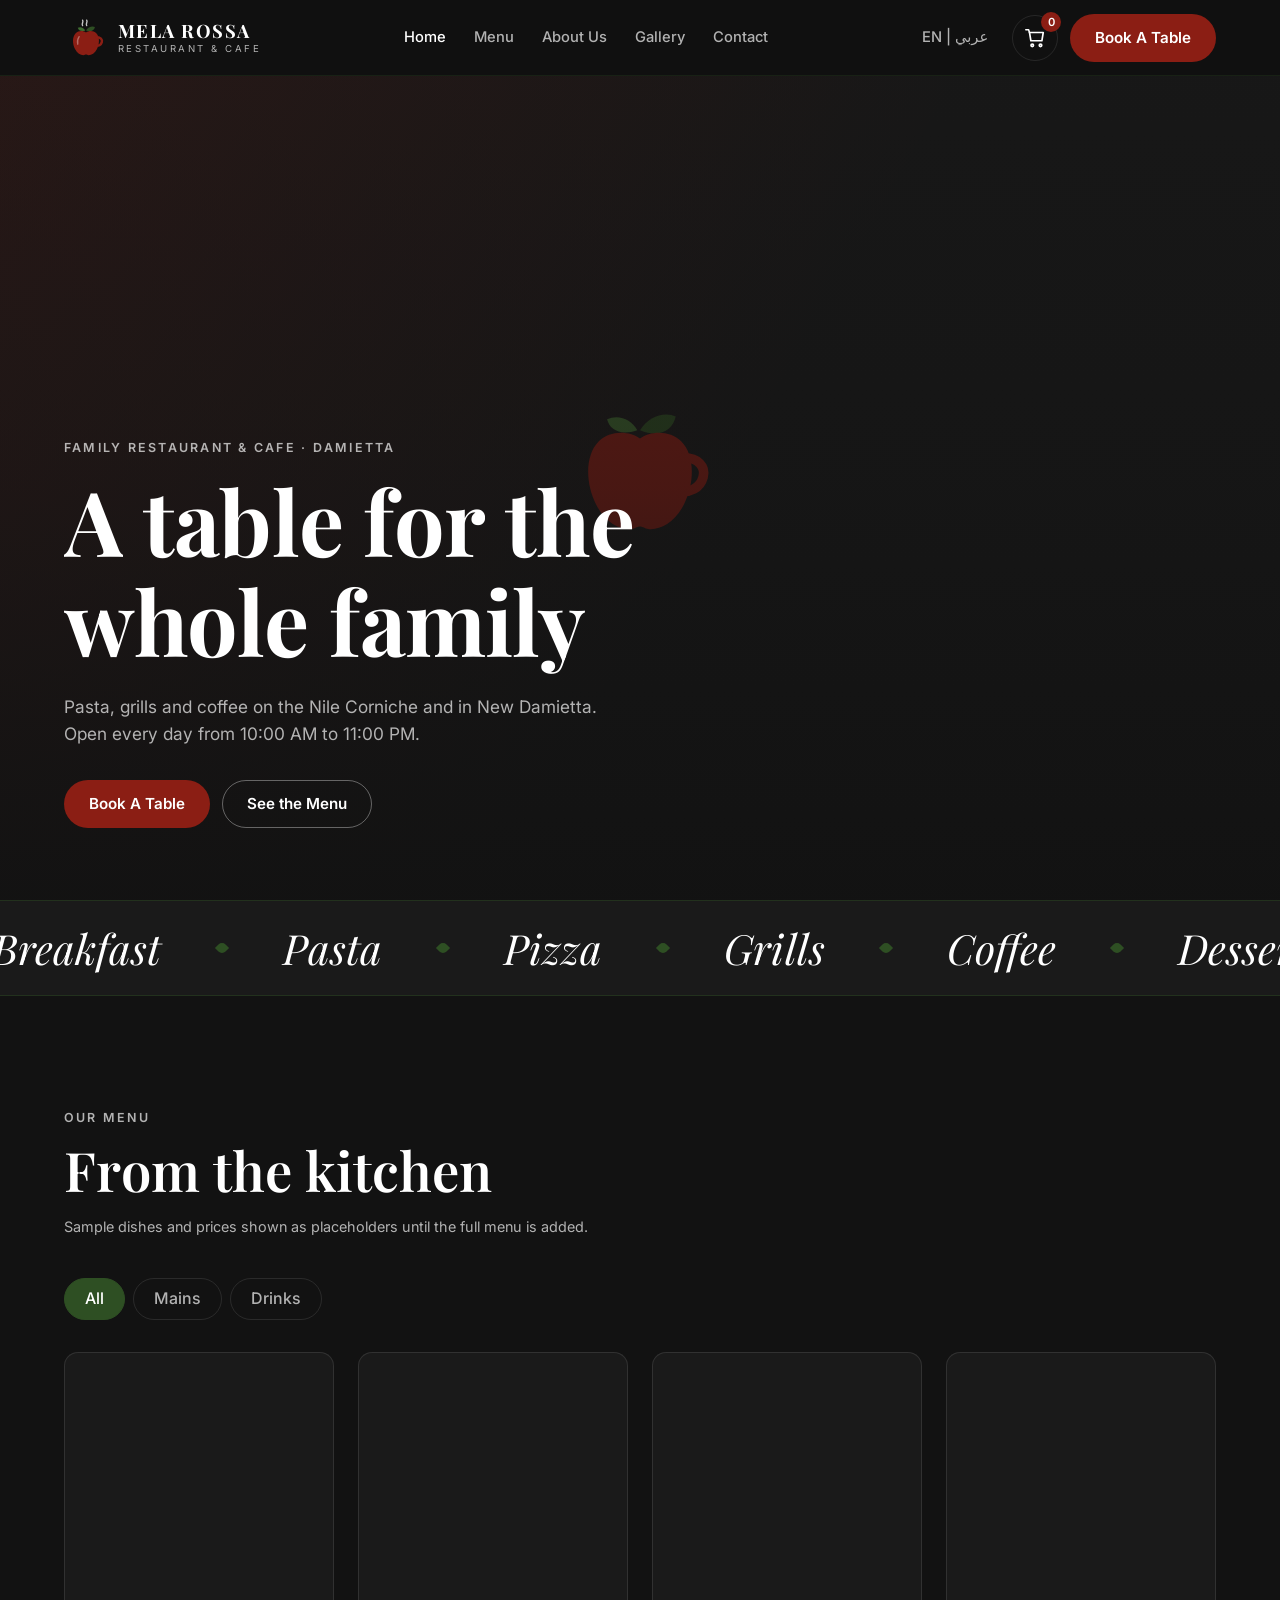
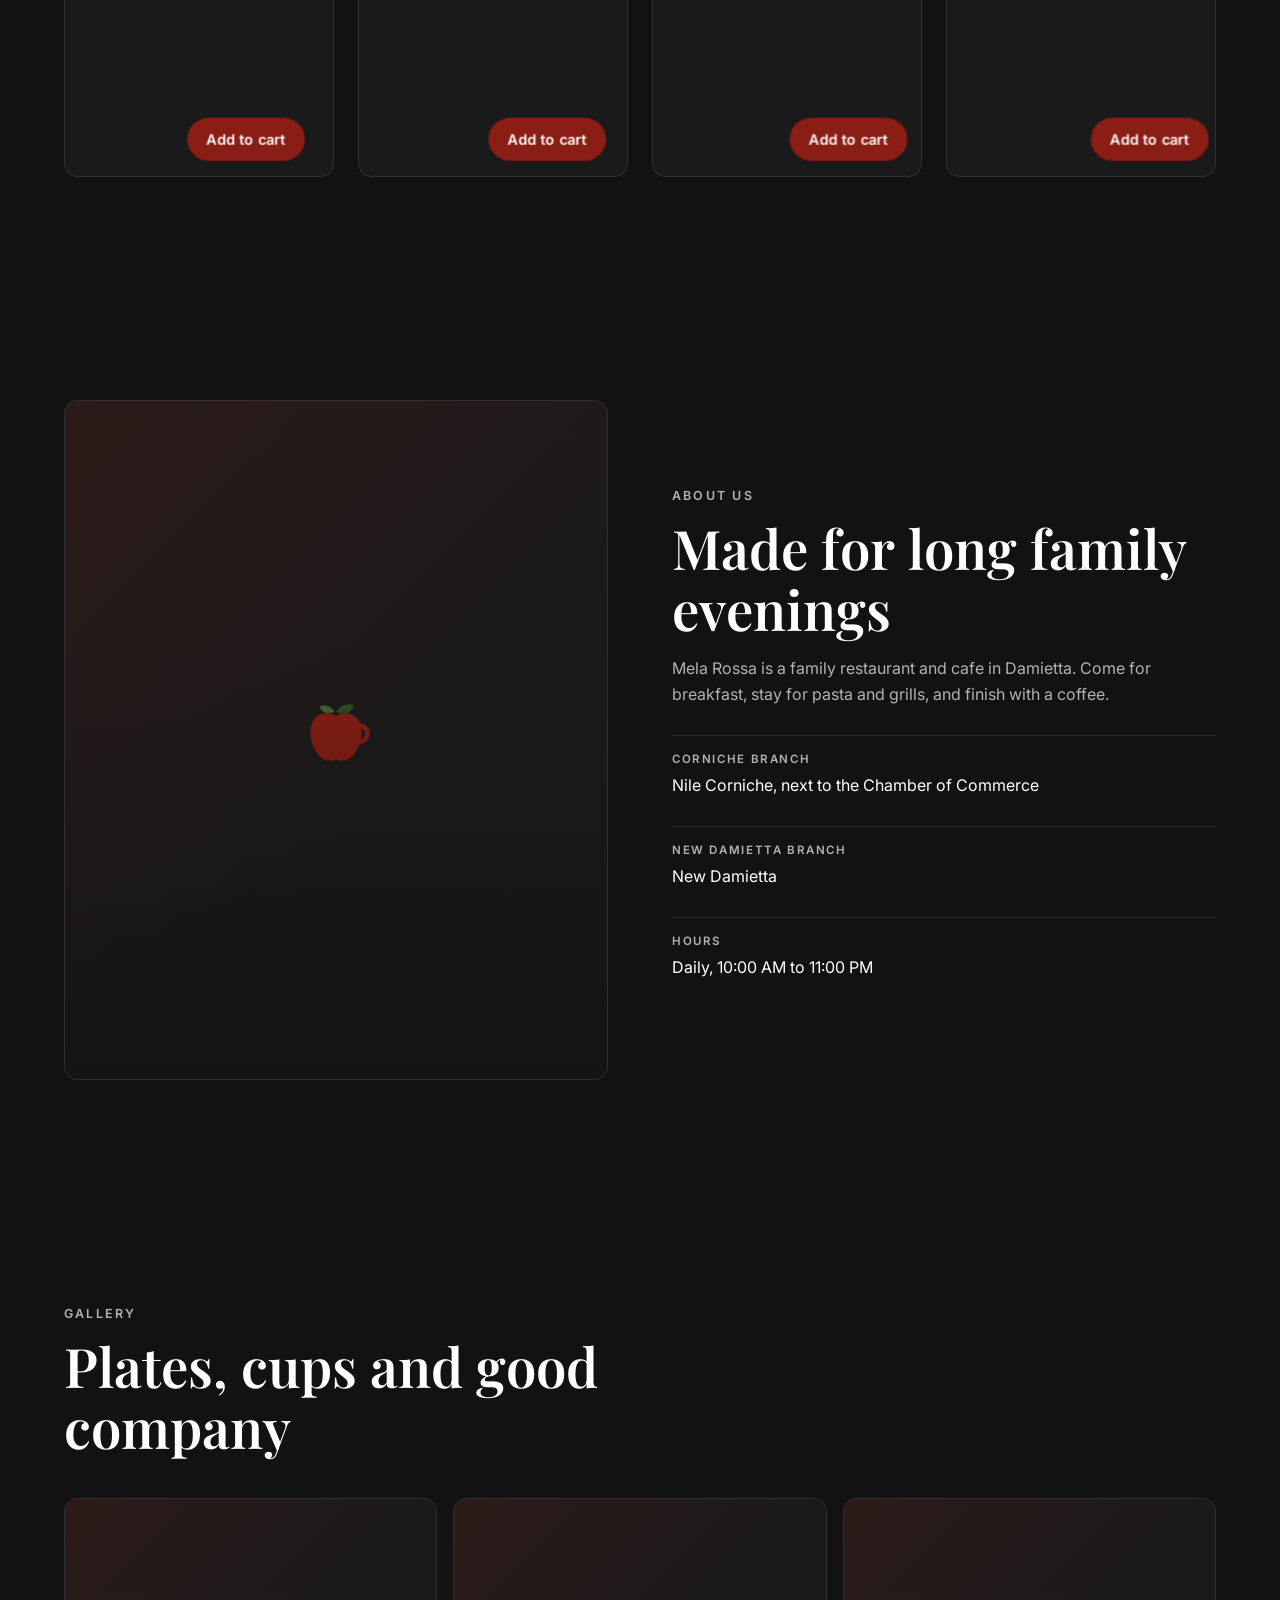
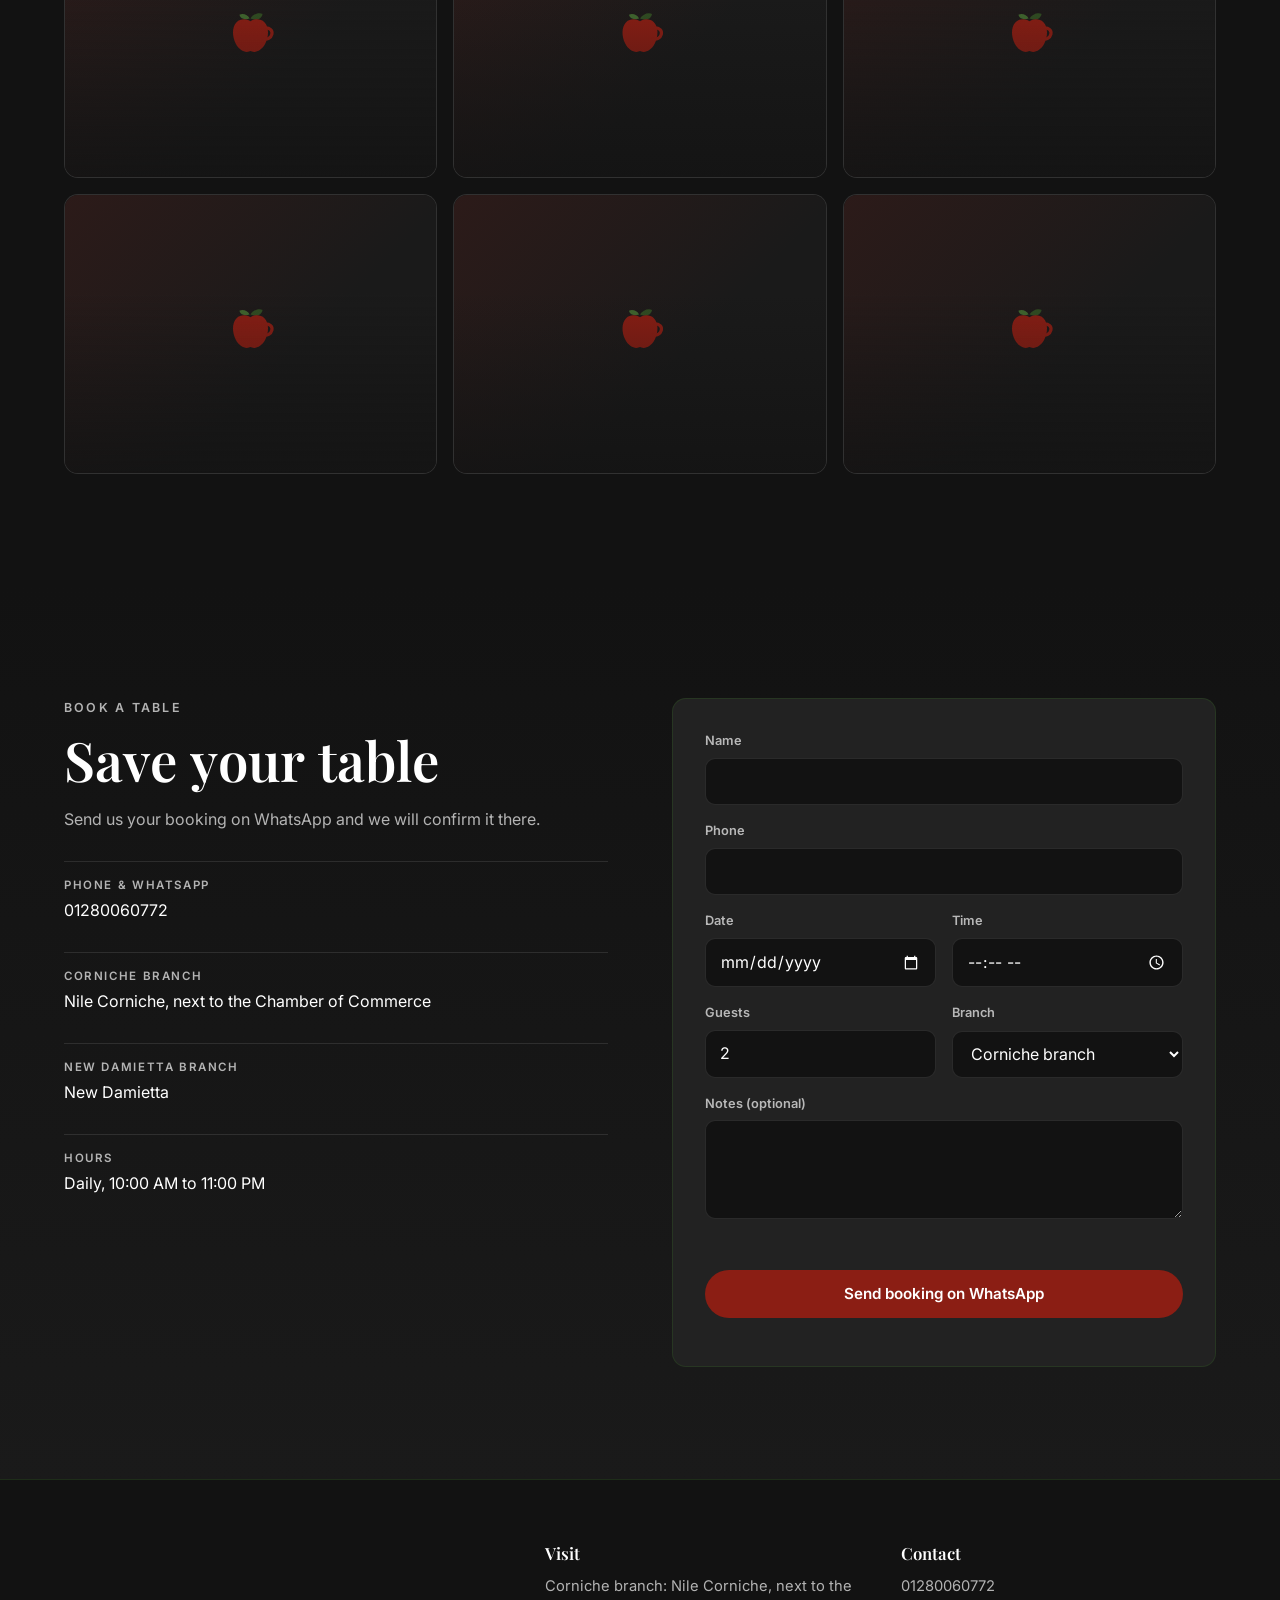
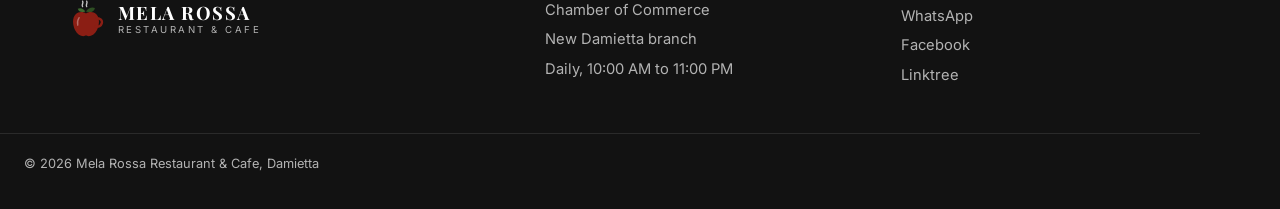
<file: index.html>
<!DOCTYPE html>
<html lang="en">
<head>
  <meta charset="UTF-8">
  <meta name="viewport" content="width=device-width, initial-scale=1">
  <title>Mela Rossa | Restaurant &amp; Cafe in Damietta</title>
  <meta name="description" content="Mela Rossa, a family restaurant and cafe in Damietta, Egypt. Corniche branch and New Damietta branch. Open daily 10:00 AM to 11:00 PM.">
  <meta name="theme-color" content="#121212">
  <link rel="preconnect" href="https://fonts.googleapis.com">
  <link rel="preconnect" href="https://fonts.gstatic.com" crossorigin>
  <link rel="preconnect" href="https://images.unsplash.com" crossorigin>
  <link href="https://fonts.googleapis.com/css2?family=Inter:wght@400;500;600&family=Playfair+Display:wght@500;600;700&display=swap" rel="stylesheet">
  <script>
    /* Runs first. Hidden-until-animated content is only hidden when JS is on,
       and is revealed again if the main script throws or never finishes. */
    (function (d, w) {
      d.documentElement.classList.add('js');
      var reveal = function () { d.documentElement.classList.add('js-fallback'); };
      w.addEventListener('error', reveal);
      w.setTimeout(function () { if (!w.__melaRossaReady) reveal(); }, 2500);
    })(document, window);
  </script>
  <!-- The whole stylesheet is inlined so the page is styled even when opened on its own
       (blob:, data:, email attachment). styles.css holds the same rules for normal hosting. -->
  <style id="mela-rossa-css">
/* =========================================================
   Mela Rossa Restaurant & Cafe
   Plain CSS. Only transform and opacity are animated.
   Easings: spring = cubic-bezier(0.34,1.56,0.64,1)
            fluid  = cubic-bezier(0.16,1,0.3,1)
   ========================================================= */

:root {
  --dark: #121212;
  --dark-2: #1a1a1a;
  --dark-3: #222222;
  --red: #8B1E14;
  --red-hover: #a3251a;
  --green: #2E4F23;
  --green-line: rgba(46, 79, 35, 0.45);
  --white: #FFFFFF;
  --muted: rgba(255, 255, 255, 0.68);
  --line: rgba(255, 255, 255, 0.10);

  --font-head: "Playfair Display", Georgia, "Times New Roman", serif;
  --font-body: "Inter", system-ui, -apple-system, "Segoe UI", Roboto, sans-serif;

  --ease-spring: cubic-bezier(0.34, 1.56, 0.64, 1);
  --ease-fluid: cubic-bezier(0.16, 1, 0.3, 1);

  --radius: 14px;
  --radius-sm: 10px;
  --container: 1200px;
  --nav-h: 76px;
}

*, *::before, *::after { box-sizing: border-box; }

html { background: var(--dark); scroll-behavior: smooth; scroll-padding-top: var(--nav-h); }

body {
  margin: 0;
  background: var(--dark);
  color: var(--white);
  font-family: var(--font-body);
  font-size: 16px;
  line-height: 1.6;
  -webkit-font-smoothing: antialiased;
  overflow-x: hidden;
}

img { display: block; max-width: 100%; height: auto; }
a { color: inherit; }
button { font: inherit; color: inherit; }
[hidden] { display: none !important; }

.sr-only {
  position: absolute !important;
  width: 1px;
  height: 1px;
  padding: 0;
  margin: -1px;
  overflow: hidden;
  clip: rect(0 0 0 0);
  white-space: nowrap;
  border: 0;
}

.skip-link {
  position: absolute;
  top: 8px;
  left: 8px;
  z-index: 100;
  padding: 10px 16px;
  border-radius: 999px;
  background: var(--red);
  color: var(--white);
  text-decoration: none;
  transform: translate3d(0, -160%, 0);
}
.skip-link:focus { transform: none; }

.container {
  width: 100%;
  max-width: var(--container);
  margin-inline: auto;
  padding-inline: 24px;
}

.eyebrow {
  margin: 0 0 12px;
  color: var(--muted);
  font-size: 0.78rem;
  font-weight: 600;
  letter-spacing: 0.18em;
  text-transform: uppercase;
}

h1, h2, h3 { font-family: var(--font-head); font-weight: 600; line-height: 1.12; margin: 0; }

:focus-visible { outline: 2px solid var(--white); outline-offset: 3px; }

/* ---------- Buttons ---------- */
.btn {
  display: inline-flex;
  align-items: center;
  justify-content: center;
  gap: 8px;
  min-height: 48px;
  padding: 0 24px;
  border: 1px solid transparent;
  border-radius: 999px;
  font-weight: 600;
  font-size: 0.95rem;
  line-height: 1.2;
  text-decoration: none;
  white-space: nowrap;
  cursor: pointer;
  transition: transform 0.5s var(--ease-fluid), opacity 0.3s var(--ease-fluid);
}
.btn--red { background: var(--red); color: var(--white); }
.btn--red:hover { background: var(--red-hover); }
.btn--ghost { border-color: rgba(255, 255, 255, 0.35); background: transparent; color: var(--white); }
.btn--ghost:hover { border-color: var(--white); }
.btn:active { opacity: 0.85; }

.magnetic { will-change: transform; }

/* ---------- Brand ---------- */
.brand { display: inline-flex; align-items: center; gap: 10px; text-decoration: none; color: var(--white); min-width: 0; }
.brand__mark { flex: none; width: 44px; height: 44px; }
.brand__mark .steam { transform-origin: 50% 100%; animation: steam 3.2s var(--ease-fluid) infinite; }
.brand__text { display: flex; flex-direction: column; line-height: 1.05; }
.brand__name { font-family: var(--font-head); font-weight: 700; font-size: 1.15rem; letter-spacing: 0.08em; white-space: nowrap; }
.brand__tag { font-size: 0.6rem; letter-spacing: 0.26em; color: var(--muted); margin-top: 3px; white-space: nowrap; }

@keyframes steam {
  0%   { opacity: 0.2; transform: translate3d(0, 2px, 0); }
  50%  { opacity: 0.8; transform: translate3d(0, -1px, 0); }
  100% { opacity: 0.2; transform: translate3d(0, 2px, 0); }
}

/* ---------- Navbar ---------- */
.nav {
  position: sticky;
  top: 0;
  z-index: 50;
  height: var(--nav-h);
  background: rgba(18, 18, 18, 0.55);
  border-bottom: 1px solid rgba(46, 79, 35, 0.25);
}
.nav::before {
  content: "";
  position: absolute;
  inset: 0;
  background: rgba(18, 18, 18, 0.92);
  backdrop-filter: blur(10px);
  -webkit-backdrop-filter: blur(10px);
  opacity: 0.6;
  transition: opacity 0.5s var(--ease-fluid);
  z-index: -1;
}
.nav.is-scrolled::before { opacity: 1; }

.nav__inner { height: 100%; display: flex; align-items: center; justify-content: space-between; gap: 20px; }
.nav__links { display: flex; align-items: center; gap: 4px; }
.nav__link {
  display: inline-block;
  padding: 8px 12px;
  border-radius: 999px;
  color: var(--muted);
  text-decoration: none;
  font-size: 0.92rem;
  font-weight: 500;
  white-space: nowrap;
  transition: transform 0.5s var(--ease-fluid);
}
.nav__link:hover, .nav__link.is-current { color: var(--white); }

.nav__actions { display: flex; align-items: center; gap: 12px; flex: none; }

.cart-btn {
  position: relative;
  display: inline-flex;
  align-items: center;
  justify-content: center;
  width: 46px;
  height: 46px;
  border: 1px solid var(--line);
  border-radius: 50%;
  background: transparent;
  cursor: pointer;
  transition: transform 0.5s var(--ease-fluid);
}
.cart-btn:hover { border-color: rgba(255, 255, 255, 0.4); }
.cart-count {
  position: absolute;
  top: -4px;
  right: -4px;
  min-width: 20px;
  height: 20px;
  padding: 0 5px;
  border-radius: 999px;
  background: var(--red);
  color: var(--white);
  font-size: 0.7rem;
  font-weight: 600;
  line-height: 20px;
  text-align: center;
}
.cart-count.is-bump { animation: bump 0.5s var(--ease-spring); }
@keyframes bump {
  0%   { transform: scale(1); }
  40%  { transform: scale(1.35); }
  100% { transform: scale(1); }
}

.nav__toggle {
  display: none;
  position: relative;
  width: 46px;
  height: 46px;
  padding: 0;
  border: 1px solid var(--line);
  border-radius: 50%;
  background: transparent;
  cursor: pointer;
}
.nav__toggle span {
  position: absolute;
  top: 50%;
  left: 13px;
  right: 13px;
  height: 2px;
  margin-top: -1px;
  background: var(--white);
  transition: transform 0.4s var(--ease-fluid);
}
.nav__toggle span:first-child { transform: translate3d(0, -4px, 0); }
.nav__toggle span:last-child { transform: translate3d(0, 4px, 0); }
.nav__toggle[aria-expanded="true"] span:first-child { transform: rotate(45deg); }
.nav__toggle[aria-expanded="true"] span:last-child { transform: rotate(-45deg); }

/* ---------- Media: shared image treatment ---------- */
.media {
  position: relative;
  display: block;
  margin: 0;
  overflow: hidden;
  border: 1px solid var(--line);
  border-radius: var(--radius);
  background: var(--dark-2);
  isolation: isolate;
}
/* dark gradient overlay with a faint red tint */
.media::after {
  content: "";
  position: absolute;
  inset: 0;
  background:
    linear-gradient(180deg, rgba(18, 18, 18, 0) 35%, rgba(18, 18, 18, 0.72) 100%),
    linear-gradient(135deg, rgba(139, 30, 20, 0.16), rgba(139, 30, 20, 0) 60%);
  pointer-events: none;
  z-index: 2;
}
.media img {
  position: relative;
  z-index: 1;
  width: 100%;
  height: 100%;
  object-fit: cover;
  transition: opacity 0.9s var(--ease-fluid), transform 1.1s var(--ease-fluid);
}
/* image upgrade: fade and settle in once loaded (only when JS runs) */
.js .media img { opacity: 0; transform: scale(1.04); }
.js .media.is-loaded img { opacity: 1; transform: scale(1); }
.media.is-loaded:hover img { transform: scale(1.04); }
.media.is-fallback img { object-fit: contain; background: var(--dark-2); }
/* shimmer placeholder while loading */
.js .media::before {
  content: "";
  position: absolute;
  top: 0;
  bottom: 0;
  left: -100%;
  width: 100%;
  background: linear-gradient(90deg, transparent, rgba(255, 255, 255, 0.06), transparent);
  animation: shimmer 1.6s linear infinite;
  z-index: 0;
}
.js .media.is-loaded::before { opacity: 0; animation: none; }
@keyframes shimmer {
  from { transform: translate3d(0, 0, 0); }
  to   { transform: translate3d(200%, 0, 0); }
}

/* ---------- Hero ---------- */
.hero {
  position: relative;
  min-height: calc(100vh - var(--nav-h));
  min-height: calc(100svh - var(--nav-h));
  display: flex;
  align-items: flex-end;
  padding: 120px 0 72px;
  overflow: hidden;
}
.hero__media {
  position: absolute;
  inset: 0;
  border: 0;
  border-radius: 0;
  z-index: 0;
}
.hero__media::after {
  background:
    linear-gradient(180deg, rgba(18, 18, 18, 0.35) 0%, rgba(18, 18, 18, 0.55) 50%, rgba(18, 18, 18, 0.96) 100%),
    linear-gradient(120deg, rgba(139, 30, 20, 0.22), rgba(139, 30, 20, 0) 55%);
}
.hero__media.is-loaded:hover img { transform: scale(1); }
.hero__content { position: relative; z-index: 3; }
.hero__title {
  max-width: 14ch;
  font-size: clamp(2.6rem, 7vw, 5.6rem);
  font-weight: 700;
  letter-spacing: -0.01em;
}
.hero__lead { max-width: 52ch; margin: 22px 0 32px; color: var(--muted); font-size: 1.08rem; }
.hero__ctas { display: flex; flex-wrap: wrap; gap: 12px; }

/* ---------- Pattern A: Snap-In headings ---------- */
.split .word {
  display: inline-block;
  overflow: hidden;
  vertical-align: top;
  padding-bottom: 0.14em;
  margin-bottom: -0.14em;
}
.split .char {
  display: inline-block;
  transition: transform 0.9s var(--ease-spring);
  transition-delay: calc(var(--i, 0) * 28ms);
}
/* characters only start hidden when JS is running; is-in snaps them up */
.js .split .char { transform: translate3d(0, 110%, 0); }
.js .split.is-in .char { transform: translate3d(0, 0, 0); }

/* failed-JS safety net: everything visible, no hidden state */
.js-fallback .split .char,
.js-fallback .media img { opacity: 1 !important; transform: none !important; }

/* ---------- Pattern D: Ticker ---------- */
.ticker {
  position: relative;
  overflow: hidden;
  border-block: 1px solid var(--green-line);
  background: var(--dark-2);
  padding: 22px 0;
  cursor: grab;
  user-select: none;
  -webkit-user-select: none;
  touch-action: pan-y;
}
.ticker.is-dragging { cursor: grabbing; }
.ticker__track { display: flex; width: max-content; will-change: transform; }
.ticker__group { display: flex; flex: none; margin: 0; padding: 0; list-style: none; }
.ticker__group li {
  display: flex;
  align-items: center;
  font-family: var(--font-head);
  font-size: clamp(1.6rem, 3.6vw, 2.6rem);
  font-style: italic;
  line-height: 1.2;
  padding-inline: 28px;
  white-space: nowrap;
}
.ticker__group li::after {
  content: "";
  width: 10px;
  height: 10px;
  margin-left: 56px;
  border-radius: 50% 0;
  background: var(--green);
  transform: rotate(45deg);
}

/* ---------- Sections ---------- */
.section { padding: 112px 0; }
.section__head { max-width: 640px; margin-bottom: 40px; }
.section__title { font-size: clamp(2rem, 4.4vw, 3.4rem); }
.section__note { color: var(--muted); font-size: 0.9rem; margin: 14px 0 0; }

/* ---------- Menu ---------- */
.filters { display: flex; flex-wrap: wrap; gap: 8px; margin-bottom: 32px; }
.filter {
  min-height: 42px;
  padding: 0 20px;
  border: 1px solid var(--line);
  border-radius: 999px;
  background: transparent;
  color: var(--muted);
  font-weight: 500;
  cursor: pointer;
  transition: transform 0.4s var(--ease-spring);
}
.filter:hover { color: var(--white); }
.filter:active { transform: scale(0.96); }
.filter.is-active { background: var(--green); border-color: var(--green); color: var(--white); }

.menu__grid {
  display: grid;
  grid-template-columns: repeat(auto-fill, minmax(260px, 1fr));
  gap: 24px;
  perspective: 1000px;
}

.card {
  display: flex;
  flex-direction: column;
  border: 1px solid var(--line);
  border-radius: var(--radius);
  background: var(--dark-2);
  transform-style: preserve-3d;
  transition: transform 0.7s var(--ease-spring), opacity 0.5s var(--ease-fluid);
  will-change: transform;
}
.card.is-tilting { transition: transform 0.15s var(--ease-fluid), opacity 0.5s var(--ease-fluid); }
.card.is-out { opacity: 0; transform: scale(0.94); }
.card__media { border: 0; border-bottom: 1px solid var(--line); border-radius: var(--radius) var(--radius) 0 0; aspect-ratio: 4 / 3; }
.card.is-hover .card__media.is-loaded img { transform: scale(1.04); }
.card__tag {
  position: absolute;
  top: 12px;
  left: 12px;
  z-index: 3;
  padding: 4px 10px;
  border-radius: 999px;
  background: rgba(18, 18, 18, 0.75);
  border: 1px solid var(--line);
  font-size: 0.7rem;
  letter-spacing: 0.08em;
  text-transform: uppercase;
}
.card__body { display: flex; flex-direction: column; gap: 10px; flex: 1; padding: 20px; transform: translate3d(0, 0, 24px); }
.card__title { font-size: 1.22rem; }
.card__desc { margin: 0; color: var(--muted); font-size: 0.9rem; }
.card__foot { display: flex; align-items: center; justify-content: space-between; gap: 12px; margin-top: auto; padding-top: 8px; }
.card__price { font-weight: 600; font-size: 1.05rem; white-space: nowrap; }
.card__price small { color: var(--muted); font-weight: 500; font-size: 0.72rem; margin-left: 4px; }
.card__add { min-height: 42px; padding: 0 18px; font-size: 0.88rem; }

/* ---------- About ---------- */
.about__grid { display: grid; grid-template-columns: 1fr 1fr; gap: 64px; align-items: center; }
.about__media { aspect-ratio: 4 / 5; }
.about__text p { color: var(--muted); max-width: 48ch; }
.facts { list-style: none; margin: 28px 0 0; padding: 0; display: grid; gap: 14px; }
.facts li { padding: 14px 0; border-top: 1px solid var(--line); }
.facts span { display: block; font-size: 0.72rem; font-weight: 600; letter-spacing: 0.14em; text-transform: uppercase; color: var(--muted); margin-bottom: 4px; }
.facts a { text-decoration: none; }
.facts a:hover { text-decoration: underline; }

/* ---------- Gallery ---------- */
.gallery__grid { display: grid; grid-template-columns: repeat(3, 1fr); gap: 16px; }
.gallery__item { width: 100%; padding: 0; cursor: zoom-in; aspect-ratio: 4 / 3; }

/* ---------- Contact / Booking ---------- */
.contact { background: linear-gradient(180deg, var(--dark), var(--dark-2)); }
.contact__grid { display: grid; grid-template-columns: 1fr 1fr; gap: 64px; align-items: start; }
.contact__grid > div > p { color: var(--muted); }
.booking {
  display: grid;
  gap: 16px;
  padding: 32px;
  border: 1px solid var(--green-line);
  border-radius: var(--radius);
  background: var(--dark-3);
}
.field { display: grid; gap: 6px; min-width: 0; }
.field-row { display: grid; grid-template-columns: 1fr 1fr; gap: 16px; }
.field label { font-size: 0.8rem; font-weight: 600; color: var(--muted); }
.field input, .field select, .field textarea {
  width: 100%;
  min-height: 46px;
  padding: 10px 14px;
  border: 1px solid var(--line);
  border-radius: var(--radius-sm);
  background: var(--dark);
  color: var(--white);
  font: inherit;
  color-scheme: dark;
}
.field textarea { resize: vertical; }
.field input:focus, .field select:focus, .field textarea:focus { outline: none; border-color: var(--green); box-shadow: 0 0 0 3px rgba(46, 79, 35, 0.55); }
.field .is-invalid { border-color: #c4392b; }
.booking__error { margin: 0; min-height: 1.4em; color: #ff8a7f; font-size: 0.88rem; }
.booking__status { margin: 0; color: var(--muted); font-size: 0.88rem; }
.booking__status a { color: var(--white); }

/* ---------- Footer ---------- */
.footer { border-top: 1px solid var(--green-line); padding: 64px 0 28px; }
.footer__grid { display: grid; grid-template-columns: 1.4fr 1fr 1fr; gap: 40px; }
.footer__title { font-size: 1.05rem; margin-bottom: 12px; }
.footer p { margin: 0 0 6px; color: var(--muted); font-size: 0.92rem; }
.footer a { text-decoration: none; }
.footer a:hover { color: var(--white); text-decoration: underline; }
.footer .footer__copy { margin-top: 40px; padding-top: 20px; border-top: 1px solid var(--line); font-size: 0.8rem; }

/* ---------- Cart drawer ---------- */
.scrim {
  position: fixed;
  inset: 0;
  z-index: 60;
  background: rgba(0, 0, 0, 0.6);
  opacity: 0;
  transition: opacity 0.4s var(--ease-fluid);
}
.scrim.is-open { opacity: 1; }
.cart {
  position: fixed;
  top: 0;
  right: 0;
  bottom: 0;
  z-index: 70;
  width: min(400px, 100%);
  display: flex;
  flex-direction: column;
  background: var(--dark-2);
  border-left: 1px solid var(--green-line);
  transform: translate3d(100%, 0, 0);
  transition: transform 0.6s var(--ease-fluid);
}
.cart.is-open { transform: translate3d(0, 0, 0); }
.cart__head, .cart__foot { display: flex; align-items: center; justify-content: space-between; gap: 12px; padding: 20px 24px; }
.cart__head { border-bottom: 1px solid var(--line); }
.cart__foot { border-top: 1px solid var(--line); flex-direction: column; align-items: stretch; }
.cart__title { font-size: 1.4rem; }
.cart__close, .lightbox__close {
  width: 42px;
  height: 42px;
  border: 1px solid var(--line);
  border-radius: 50%;
  background: transparent;
  color: var(--white);
  font-size: 1.4rem;
  line-height: 1;
  cursor: pointer;
}
.cart__list { list-style: none; margin: 0; padding: 12px 24px; flex: 1; overflow-y: auto; }
.cart__item { display: flex; align-items: center; justify-content: space-between; gap: 12px; padding: 14px 0; border-bottom: 1px solid var(--line); }
.cart__item-name { font-size: 0.92rem; }
.cart__item-price { color: var(--muted); font-size: 0.82rem; }
.qty { display: inline-flex; align-items: center; gap: 8px; }
.qty button { width: 30px; height: 30px; border: 1px solid var(--line); border-radius: 50%; background: transparent; cursor: pointer; }
.cart__empty { color: var(--muted); padding: 20px 0; }
.cart__total { display: flex; justify-content: space-between; margin: 0 0 8px; font-weight: 600; }

/* ---------- Lightbox ---------- */
.lightbox {
  position: fixed;
  inset: 0;
  z-index: 80;
  display: flex;
  align-items: center;
  justify-content: center;
  padding: 64px 24px 48px;
  background: rgba(10, 10, 10, 0.94);
  opacity: 0;
  transition: opacity 0.45s var(--ease-fluid);
}
.lightbox.is-open { opacity: 1; }
.lightbox__img {
  width: auto;
  height: auto;
  max-width: min(1200px, 100%);
  max-height: 100%;
  border: 1px solid var(--line);
  border-radius: var(--radius);
  object-fit: contain;
  transform: scale(0.94);
  transition: transform 0.6s var(--ease-spring);
}
.lightbox.is-open .lightbox__img { transform: scale(1); }
.lightbox__close { position: absolute; top: 18px; right: 18px; }

/* ---------- Responsive ---------- */
@media (max-width: 1000px) {
  .gallery__grid { grid-template-columns: repeat(2, 1fr); }
}

@media (max-width: 980px) {
  .nav__toggle { display: inline-block; }
  .nav__links {
    display: none;
    position: absolute;
    top: var(--nav-h);
    left: 0;
    right: 0;
    flex-direction: column;
    align-items: stretch;
    gap: 4px;
    padding: 16px 24px 24px;
    background: var(--dark);
    border-bottom: 1px solid var(--green-line);
  }
  .nav__links.is-open { display: flex; animation: drop 0.5s var(--ease-fluid); }
  .nav__link { padding: 12px 0; font-size: 1.05rem; }
}
@keyframes drop {
  from { opacity: 0; transform: translate3d(0, -12px, 0); }
  to   { opacity: 1; transform: translate3d(0, 0, 0); }
}

@media (max-width: 860px) {
  .about__grid, .contact__grid { grid-template-columns: 1fr; gap: 40px; }
  .about__media { aspect-ratio: 4 / 3; }
  .footer__grid { grid-template-columns: 1fr; gap: 28px; }
  .section { padding: 80px 0; }
}

@media (max-width: 600px) {
  .container { padding-inline: 16px; }
  .nav__inner { gap: 10px; }
  .nav__actions { gap: 8px; }
  .nav__links { padding-inline: 16px; }
  .brand { gap: 8px; }
  .brand__mark { width: 36px; height: 36px; }
  .brand__name { font-size: 0.95rem; letter-spacing: 0.06em; }
  .brand__tag { display: none; }
  .cart-btn, .nav__toggle { width: 40px; height: 40px; }
  .nav__toggle span { left: 11px; right: 11px; }
  .nav__cta { min-height: 40px; padding: 0 14px; font-size: 0.8rem; }
  .gallery__grid { grid-template-columns: 1fr; }
  .field-row { grid-template-columns: 1fr; }
  .booking { padding: 22px; }
  .hero { padding: 96px 0 56px; }
  .ticker__group li { padding-inline: 18px; }
  .ticker__group li::after { margin-left: 36px; }
}

@media (max-width: 480px) {
  .container { padding-inline: 14px; }
  .nav__inner { gap: 8px; }
  .nav__actions { gap: 6px; }
  .brand { gap: 6px; }
  .brand__mark { width: 32px; height: 32px; }
  .brand__name { font-size: 0.85rem; letter-spacing: 0.04em; }
  .cart-btn, .nav__toggle { width: 38px; height: 38px; }
  .nav__toggle span { left: 10px; right: 10px; }
  .nav__cta { min-height: 38px; padding: 0 12px; font-size: 0.78rem; }
}

@media (max-width: 360px) {
  .brand__text { display: none; }
}

/* ---------- Reduced motion (user rule) ----------
   Motion is switched off, content is never hidden: every hidden-until-animated
   element is forced to its visible end state. */
@media (prefers-reduced-motion: reduce) {
  *, *::before, *::after {
    animation: none !important;
    transition: none !important;
    scroll-behavior: auto !important;
  }
  .split .char,
  .media img,
  .card,
  .cart.is-open,
  .lightbox__img { transform: none !important; }
  .split .char,
  .media img,
  .card:not([hidden]) { opacity: 1 !important; }
  .ticker { cursor: default; }
  .ticker__track { width: auto; transform: none !important; justify-content: center; }
  .ticker__group { flex-wrap: wrap; justify-content: center; row-gap: 8px; }
}
  </style>
  <link rel="stylesheet" href="styles.css">
</head>
<body>
  <a class="skip-link" href="#main">Skip to content</a>

  <!-- Reusable logo mark: red apple shaped like a coffee cup, steam and two green leaves -->
  <svg width="0" height="0" style="position:absolute" aria-hidden="true" focusable="false">
    <symbol id="logo-mark" viewBox="0 0 64 64">
      <path class="steam" d="M27 14c-2-3 2-5 0-8M33 14c-2-3 2-5 0-8" fill="none" stroke="#FFFFFF" stroke-width="2" stroke-linecap="round" opacity="0.75"/>
      <path d="M32 21c3-5 9-7 13-5-1 5-6 8-13 5z" fill="#2E4F23"/>
      <path d="M31 21c-2-4-7-6-11-4 1 4 5 6 11 4z" fill="#3E6A30"/>
      <path d="M32 24c-4-3-11-3-15 1-5 5-5 15-1 23 3 6 8 9 12 9 2 0 3-1 4-1s2 1 4 1c4 0 9-3 12-9 4-8 4-18-1-23-4-4-11-4-15-1z" fill="#8B1E14"/>
      <path d="M48 31c5 0 8 3 7 7s-5 6-9 5" fill="none" stroke="#8B1E14" stroke-width="3.5" stroke-linecap="round"/>
      <path d="M22 30c-2 3-3 7-2 11" fill="none" stroke="#FFFFFF" stroke-width="2" stroke-linecap="round" opacity="0.35"/>
    </symbol>
  </svg>

  <!-- ===== Navbar ===== -->
  <header class="nav" id="top">
    <div class="nav__inner container">
      <a href="#home" class="brand" aria-label="Mela Rossa, back to top">
        <svg class="brand__mark" width="44" height="44" aria-hidden="true" focusable="false"><use href="#logo-mark"/></svg>
        <span class="brand__text">
          <span class="brand__name">MELA ROSSA</span>
          <span class="brand__tag">RESTAURANT &amp; CAFE</span>
        </span>
      </a>

      <nav class="nav__links" id="nav-links" aria-label="Main">
        <a href="#home" class="nav__link magnetic">Home</a>
        <a href="#menu" class="nav__link magnetic">Menu</a>
        <a href="#about" class="nav__link magnetic">About Us</a>
        <a href="#gallery" class="nav__link magnetic">Gallery</a>
        <a href="#contact" class="nav__link magnetic">Contact</a>
      </nav>

      <div class="nav__actions"><a href="ar/index.html" class="nav__link magnetic lang-switch" hreflang="ar" lang="ar" style="white-space:nowrap">EN | عربي</a>
        <button class="cart-btn magnetic" id="cart-btn" type="button" aria-label="Cart, 0 items" aria-controls="cart">
          <svg width="22" height="22" viewBox="0 0 24 24" fill="none" stroke="currentColor" stroke-width="1.8" stroke-linecap="round" stroke-linejoin="round" aria-hidden="true" focusable="false"><path d="M6 6h15l-1.5 9h-12z"/><path d="M6 6 5 3H2"/><circle cx="9" cy="20" r="1.4"/><circle cx="18" cy="20" r="1.4"/></svg>
          <span class="cart-count" id="cart-count" aria-hidden="true">0</span>
        </button>
        <a href="#contact" class="btn btn--red magnetic nav__cta">Book A Table</a>
        <button class="nav__toggle" id="nav-toggle" type="button" aria-expanded="false" aria-controls="nav-links" aria-label="Open menu">
          <span></span><span></span>
        </button>
      </div>
    </div>
  </header>

  <main id="main">
    <!-- ===== Hero ===== -->
    <section class="hero" id="home">
      <figure class="media hero__media">
        <!-- PLACEHOLDER PHOTO (Unsplash): replace with a real photo of a Mela Rossa branch -->
        <img
          src="https://images.unsplash.com/photo-1517248135467-4c7edcad34c4?w=1200&q=75&auto=format&fit=crop"
          srcset="https://images.unsplash.com/photo-1517248135467-4c7edcad34c4?w=800&q=75&auto=format&fit=crop 800w, https://images.unsplash.com/photo-1517248135467-4c7edcad34c4?w=1200&q=75&auto=format&fit=crop 1200w, https://images.unsplash.com/photo-1517248135467-4c7edcad34c4?w=1920&q=75&auto=format&fit=crop 1920w"
          sizes="100vw"
          width="1200" height="800"
          alt="Warm, dimly lit restaurant dining room with wooden tables and dark chairs"
          loading="eager" fetchpriority="high" decoding="async">
      </figure>
      <div class="hero__content container">
        <p class="eyebrow">Family Restaurant &amp; Cafe · Damietta</p>
        <h1 class="hero__title split">A table for the whole family</h1>
        <p class="hero__lead">Pasta, grills and coffee on the Nile Corniche and in New Damietta. Open every day from 10:00 AM to 11:00 PM.</p>
        <div class="hero__ctas">
          <a href="#contact" class="btn btn--red magnetic">Book A Table</a>
          <a href="#menu" class="btn btn--ghost magnetic">See the Menu</a>
        </div>
      </div>
    </section>

    <!-- ===== Ticker ===== -->
    <section class="ticker" aria-label="What we serve">
      <div class="ticker__track" id="ticker-track">
        <ul class="ticker__group">
          <li>Breakfast</li><li>Pasta</li><li>Pizza</li><li>Grills</li><li>Coffee</li><li>Desserts</li>
        </ul>
      </div>
    </section>

    <!-- ===== Menu ===== -->
    <section class="section menu" id="menu">
      <div class="container">
        <div class="section__head">
          <p class="eyebrow">Our Menu</p>
          <h2 class="section__title split">From the kitchen</h2>
          <p class="section__note">Sample dishes and prices shown as placeholders until the full menu is added.</p>
        </div>

        <div class="filters" role="group" aria-label="Filter the menu">
          <button class="filter is-active" type="button" data-filter="all" aria-pressed="true">All</button>
          <button class="filter" type="button" data-filter="mains" aria-pressed="false">Mains</button>
          <button class="filter" type="button" data-filter="drinks" aria-pressed="false">Drinks</button>
        </div>

        <!-- PLACEHOLDER DISHES, PRICES AND PHOTOS (Unsplash): replace with the real Mela Rossa menu.
             Cards are plain HTML so they show even without JavaScript; main.js reads id, name and data-price. -->
        <div class="menu__grid" id="menu-grid">
          <article class="card" data-id="pappardelle" data-category="mains" data-price="35">
            <figure class="media card__media">
              <img src="https://images.unsplash.com/photo-1611270629569-8b357cb88da9?w=800&q=75&auto=format&fit=crop"
                   srcset="https://images.unsplash.com/photo-1611270629569-8b357cb88da9?w=400&q=75&auto=format&fit=crop 400w, https://images.unsplash.com/photo-1611270629569-8b357cb88da9?w=800&q=75&auto=format&fit=crop 800w"
                   sizes="(max-width: 600px) 100vw, (max-width: 1000px) 50vw, 300px"
                   width="800" height="1200"
                   alt="Bowl of pappardelle ribbons with herbs and a rich sauce" loading="lazy" decoding="async">
              <span class="card__tag">Mains</span>
            </figure>
            <div class="card__body">
              <h3 class="card__title">Pappardelle with Roasted Seasonal Vegetables</h3>
              <p class="card__desc">Placeholder dish. Wide ribbon pasta with roasted vegetables.</p>
              <div class="card__foot">
                <span class="card__price"><span class="card__amount">35.00</span><small class="card__currency">EGP</small></span>
                <button class="btn btn--red card__add magnetic" type="button" data-add="pappardelle" aria-label="Add Pappardelle with Roasted Seasonal Vegetables to cart">Add to cart</button>
              </div>
            </div>
          </article>
          <article class="card" data-id="ravioli" data-category="mains" data-price="38.5">
            <figure class="media card__media">
              <img src="https://images.unsplash.com/photo-1587740908075-9e245070dfaa?w=800&q=75&auto=format&fit=crop"
                   srcset="https://images.unsplash.com/photo-1587740908075-9e245070dfaa?w=400&q=75&auto=format&fit=crop 400w, https://images.unsplash.com/photo-1587740908075-9e245070dfaa?w=800&q=75&auto=format&fit=crop 800w"
                   sizes="(max-width: 600px) 100vw, (max-width: 1000px) 50vw, 300px"
                   width="800" height="1067"
                   alt="Square ravioli dusted with grated cheese on a dark plate" loading="lazy" decoding="async">
              <span class="card__tag">Mains</span>
            </figure>
            <div class="card__body">
              <h3 class="card__title">Ravioli Stuffed with Creamy Walnut &amp; Pesto Sauce</h3>
              <p class="card__desc">Placeholder dish. Filled pasta with walnut cream and pesto.</p>
              <div class="card__foot">
                <span class="card__price"><span class="card__amount">38.50</span><small class="card__currency">EGP</small></span>
                <button class="btn btn--red card__add magnetic" type="button" data-add="ravioli" aria-label="Add Ravioli Stuffed with Creamy Walnut &amp; Pesto Sauce to cart">Add to cart</button>
              </div>
            </div>
          </article>
          <article class="card" data-id="filetto" data-category="mains" data-price="48">
            <figure class="media card__media">
              <img src="https://images.unsplash.com/photo-1558030006-450675393462?w=800&q=75&auto=format&fit=crop"
                   srcset="https://images.unsplash.com/photo-1558030006-450675393462?w=400&q=75&auto=format&fit=crop 400w, https://images.unsplash.com/photo-1558030006-450675393462?w=800&q=75&auto=format&fit=crop 800w"
                   sizes="(max-width: 600px) 100vw, (max-width: 1000px) 50vw, 300px"
                   width="800" height="450"
                   alt="Sliced medium-rare beef tenderloin on a wooden board" loading="lazy" decoding="async">
              <span class="card__tag">Mains</span>
            </figure>
            <div class="card__body">
              <h3 class="card__title">Filetto di Manzo, Beef Tenderloin in Rosemary Glaze</h3>
              <p class="card__desc">Placeholder dish. Sliced beef tenderloin with a rosemary glaze.</p>
              <div class="card__foot">
                <span class="card__price"><span class="card__amount">48.00</span><small class="card__currency">EGP</small></span>
                <button class="btn btn--red card__add magnetic" type="button" data-add="filetto" aria-label="Add Filetto di Manzo, Beef Tenderloin in Rosemary Glaze to cart">Add to cart</button>
              </div>
            </div>
          </article>
          <article class="card" data-id="roast" data-category="drinks" data-price="8">
            <figure class="media card__media">
              <img src="https://images.unsplash.com/photo-1510591509098-f4fdc6d0ff04?w=800&q=75&auto=format&fit=crop"
                   srcset="https://images.unsplash.com/photo-1510591509098-f4fdc6d0ff04?w=400&q=75&auto=format&fit=crop 400w, https://images.unsplash.com/photo-1510591509098-f4fdc6d0ff04?w=800&q=75&auto=format&fit=crop 800w"
                   sizes="(max-width: 600px) 100vw, (max-width: 1000px) 50vw, 300px"
                   width="800" height="533"
                   alt="White cup of espresso seen from above on a dark stone table" loading="lazy" decoding="async">
              <span class="card__tag">Drinks</span>
            </figure>
            <div class="card__body">
              <h3 class="card__title">Mela Rossa Roast, Signature Dark Espresso Blend</h3>
              <p class="card__desc">Placeholder drink. Our dark espresso blend.</p>
              <div class="card__foot">
                <span class="card__price"><span class="card__amount">8.00</span><small class="card__currency">EGP</small></span>
                <button class="btn btn--red card__add magnetic" type="button" data-add="roast" aria-label="Add Mela Rossa Roast, Signature Dark Espresso Blend to cart">Add to cart</button>
              </div>
            </div>
          </article>
        </div>
      </div>
    </section>

    <!-- ===== About ===== -->
    <section class="section about" id="about">
      <div class="container about__grid">
        <figure class="media about__media">
          <!-- PLACEHOLDER PHOTO (Unsplash): replace with a real photo of the Mela Rossa team or dining room -->
          <img
            src="https://images.unsplash.com/photo-1554118811-1e0d58224f24?w=800&q=75&auto=format&fit=crop"
            srcset="https://images.unsplash.com/photo-1554118811-1e0d58224f24?w=400&q=75&auto=format&fit=crop 400w, https://images.unsplash.com/photo-1554118811-1e0d58224f24?w=800&q=75&auto=format&fit=crop 800w, https://images.unsplash.com/photo-1554118811-1e0d58224f24?w=1200&q=75&auto=format&fit=crop 1200w"
            sizes="(max-width: 860px) 100vw, 50vw"
            width="800" height="548"
            alt="Bright cafe interior with plants, white chairs and a long counter"
            loading="lazy" decoding="async">
        </figure>
        <div class="about__text">
          <p class="eyebrow">About Us</p>
          <h2 class="section__title split">Made for long family evenings</h2>
          <p>Mela Rossa is a family restaurant and cafe in Damietta. Come for breakfast, stay for pasta and grills, and finish with a coffee.</p>
          <ul class="facts">
            <li><span>Corniche branch</span>Nile Corniche, next to the Chamber of Commerce</li>
            <li><span>New Damietta branch</span>New Damietta</li>
            <li><span>Hours</span>Daily, 10:00 AM to 11:00 PM</li>
          </ul>
        </div>
      </div>
    </section>

    <!-- ===== Gallery ===== -->
    <section class="section gallery" id="gallery">
      <div class="container">
        <div class="section__head">
          <p class="eyebrow">Gallery</p>
          <h2 class="section__title split">Plates, cups and good company</h2>
        </div>
        <!-- PLACEHOLDER PHOTOS (Unsplash): replace all six with real Mela Rossa photos -->
        <div class="gallery__grid">
          <button class="gallery__item media" type="button" aria-label="Open photo: latte art in two cups">
            <img src="https://images.unsplash.com/photo-1509042239860-f550ce710b93?w=800&q=75&auto=format&fit=crop"
                 srcset="https://images.unsplash.com/photo-1509042239860-f550ce710b93?w=400&q=75&auto=format&fit=crop 400w, https://images.unsplash.com/photo-1509042239860-f550ce710b93?w=800&q=75&auto=format&fit=crop 800w, https://images.unsplash.com/photo-1509042239860-f550ce710b93?w=1200&q=75&auto=format&fit=crop 1200w"
                 sizes="(max-width: 600px) 100vw, (max-width: 1000px) 50vw, 33vw"
                 width="800" height="1200"
                 alt="Two cups of coffee with latte art beside fresh herbs" loading="lazy" decoding="async">
          </button>
          <button class="gallery__item media" type="button" aria-label="Open photo: family dinner at a long table">
            <img src="https://images.unsplash.com/photo-1528605248644-14dd04022da1?w=800&q=75&auto=format&fit=crop"
                 srcset="https://images.unsplash.com/photo-1528605248644-14dd04022da1?w=400&q=75&auto=format&fit=crop 400w, https://images.unsplash.com/photo-1528605248644-14dd04022da1?w=800&q=75&auto=format&fit=crop 800w, https://images.unsplash.com/photo-1528605248644-14dd04022da1?w=1200&q=75&auto=format&fit=crop 1200w"
                 sizes="(max-width: 600px) 100vw, (max-width: 1000px) 50vw, 33vw"
                 width="800" height="533"
                 alt="A group of friends and family sharing dinner at a long restaurant table" loading="lazy" decoding="async">
          </button>
          <button class="gallery__item media" type="button" aria-label="Open photo: pizza with basil">
            <img src="https://images.unsplash.com/photo-1574071318508-1cdbab80d002?w=800&q=75&auto=format&fit=crop"
                 srcset="https://images.unsplash.com/photo-1574071318508-1cdbab80d002?w=400&q=75&auto=format&fit=crop 400w, https://images.unsplash.com/photo-1574071318508-1cdbab80d002?w=800&q=75&auto=format&fit=crop 800w, https://images.unsplash.com/photo-1574071318508-1cdbab80d002?w=1200&q=75&auto=format&fit=crop 1200w"
                 sizes="(max-width: 600px) 100vw, (max-width: 1000px) 50vw, 33vw"
                 width="800" height="534"
                 alt="Margherita pizza with basil leaves on a stone table" loading="lazy" decoding="async">
          </button>
          <button class="gallery__item media" type="button" aria-label="Open photo: restaurant bar">
            <img src="https://images.unsplash.com/photo-1514933651103-005eec06c04b?w=800&q=75&auto=format&fit=crop"
                 srcset="https://images.unsplash.com/photo-1514933651103-005eec06c04b?w=400&q=75&auto=format&fit=crop 400w, https://images.unsplash.com/photo-1514933651103-005eec06c04b?w=800&q=75&auto=format&fit=crop 800w, https://images.unsplash.com/photo-1514933651103-005eec06c04b?w=1200&q=75&auto=format&fit=crop 1200w"
                 sizes="(max-width: 600px) 100vw, (max-width: 1000px) 50vw, 33vw"
                 width="800" height="600"
                 alt="Wooden counter with pendant lights and chalkboard menus behind it" loading="lazy" decoding="async">
          </button>
          <button class="gallery__item media" type="button" aria-label="Open photo: two coffees on a wooden table">
            <img src="https://images.unsplash.com/photo-1495474472287-4d71bcdd2085?w=800&q=75&auto=format&fit=crop"
                 srcset="https://images.unsplash.com/photo-1495474472287-4d71bcdd2085?w=400&q=75&auto=format&fit=crop 400w, https://images.unsplash.com/photo-1495474472287-4d71bcdd2085?w=800&q=75&auto=format&fit=crop 800w, https://images.unsplash.com/photo-1495474472287-4d71bcdd2085?w=1200&q=75&auto=format&fit=crop 1200w"
                 sizes="(max-width: 600px) 100vw, (max-width: 1000px) 50vw, 33vw"
                 width="800" height="533"
                 alt="Cups of coffee with latte art on a wooden table" loading="lazy" decoding="async">
          </button>
          <button class="gallery__item media" type="button" aria-label="Open photo: shared plates from above">
            <img src="https://images.unsplash.com/photo-1504674900247-0877df9cc836?w=800&q=75&auto=format&fit=crop"
                 srcset="https://images.unsplash.com/photo-1504674900247-0877df9cc836?w=400&q=75&auto=format&fit=crop 400w, https://images.unsplash.com/photo-1504674900247-0877df9cc836?w=800&q=75&auto=format&fit=crop 800w, https://images.unsplash.com/photo-1504674900247-0877df9cc836?w=1200&q=75&auto=format&fit=crop 1200w"
                 sizes="(max-width: 600px) 100vw, (max-width: 1000px) 50vw, 33vw"
                 width="800" height="533"
                 alt="Overhead view of grilled meat, salad and dipping sauce on a wooden table" loading="lazy" decoding="async">
          </button>
        </div>
      </div>
    </section>

    <!-- ===== Booking / Contact ===== -->
    <section class="section contact" id="contact">
      <div class="container contact__grid">
        <div>
          <p class="eyebrow">Book A Table</p>
          <h2 class="section__title split">Save your table</h2>
          <p>Send us your booking on WhatsApp and we will confirm it there.</p>
          <ul class="facts">
            <li><span>Phone &amp; WhatsApp</span><a href="tel:+201280060772">01280060772</a></li>
            <li><span>Corniche branch</span>Nile Corniche, next to the Chamber of Commerce</li>
            <li><span>New Damietta branch</span>New Damietta</li>
            <li><span>Hours</span>Daily, 10:00 AM to 11:00 PM</li>
          </ul>
        </div>

        <form class="booking" id="booking-form" action="https://wa.me/201280060772" method="get" target="_blank" novalidate>
          <div class="field">
            <label for="b-name">Name</label>
            <input id="b-name" name="name" type="text" autocomplete="name" required>
          </div>
          <div class="field">
            <label for="b-phone">Phone</label>
            <input id="b-phone" name="phone" type="tel" autocomplete="tel" inputmode="tel" required>
          </div>
          <div class="field-row">
            <div class="field">
              <label for="b-date">Date</label>
              <input id="b-date" name="date" type="date" required>
            </div>
            <div class="field">
              <label for="b-time">Time</label>
              <input id="b-time" name="time" type="time" min="10:00" max="23:00" required>
            </div>
          </div>
          <div class="field-row">
            <div class="field">
              <label for="b-guests">Guests</label>
              <input id="b-guests" name="guests" type="number" min="1" max="30" value="2" inputmode="numeric" required>
            </div>
            <div class="field">
              <label for="b-branch">Branch</label>
              <select id="b-branch" name="branch" required>
                <option value="Corniche branch">Corniche branch</option>
                <option value="New Damietta branch">New Damietta branch</option>
              </select>
            </div>
          </div>
          <div class="field">
            <label for="b-notes">Notes (optional)</label>
            <textarea id="b-notes" name="notes" rows="3"></textarea>
          </div>
          <p class="booking__error" id="booking-error" role="alert"></p>
          <button class="btn btn--red magnetic" type="submit">Send booking on WhatsApp</button>
          <p class="booking__status" id="booking-status" aria-live="polite"></p>
        </form>
      </div>
    </section>
  </main>

  <!-- ===== Footer ===== -->
  <footer class="footer">
    <div class="container footer__grid">
      <a href="#home" class="brand" aria-label="Mela Rossa, back to top">
        <svg class="brand__mark" width="44" height="44" aria-hidden="true" focusable="false"><use href="#logo-mark"/></svg>
        <span class="brand__text">
          <span class="brand__name">MELA ROSSA</span>
          <span class="brand__tag">RESTAURANT &amp; CAFE</span>
        </span>
      </a>
      <div>
        <h3 class="footer__title">Visit</h3>
        <p>Corniche branch: Nile Corniche, next to the Chamber of Commerce</p>
        <p>New Damietta branch</p>
        <p>Daily, 10:00 AM to 11:00 PM</p>
      </div>
      <div>
        <h3 class="footer__title">Contact</h3>
        <p><a href="tel:+201280060772">01280060772</a></p>
        <p><a href="https://wa.me/201280060772" target="_blank" rel="noopener">WhatsApp</a></p>
        <p><a href="https://www.facebook.com/melarossa.eg" target="_blank" rel="noopener">Facebook</a></p>
        <p><a href="https://linktr.ee/Melarossa.eg" target="_blank" rel="noopener">Linktree</a></p>
      </div>
    </div>
    <p class="footer__copy container">© <span id="year">2026</span> Mela Rossa Restaurant &amp; Cafe, Damietta</p>
  </footer>

  <!-- ===== Cart drawer ===== -->
  <aside class="cart" id="cart" aria-label="Your order" aria-hidden="true" hidden>
    <div class="cart__head">
      <h2 class="cart__title">Your order</h2>
      <button class="cart__close" id="cart-close" type="button" aria-label="Close cart">×</button>
    </div>
    <ul class="cart__list" id="cart-list"></ul>
    <div class="cart__foot">
      <p class="cart__total">Total <span id="cart-total">0.00 EGP</span></p>
      <a class="btn btn--red" id="cart-whatsapp" href="https://wa.me/201280060772" target="_blank" rel="noopener">Order on WhatsApp</a>
    </div>
  </aside>
  <div class="scrim" id="scrim" hidden></div>

  <!-- ===== Lightbox ===== -->
  <div class="lightbox" id="lightbox" role="dialog" aria-modal="true" aria-label="Photo viewer" aria-hidden="true" hidden>
    <button class="lightbox__close" id="lightbox-close" type="button" aria-label="Close photo">×</button>
    <img class="lightbox__img" id="lightbox-img" src="[data-uri]" alt="" width="1200" height="800" decoding="async">
  </div>

  <!-- The whole script is inlined so the page works when opened on its own.
       main.js holds the same code for normal hosting; a guard stops it running twice. -->
  <script id="mela-rossa-js">
/* =========================================================
   Mela Rossa Restaurant & Cafe
   Vanilla ES6, no libraries. Motion only touches transform
   and opacity, driven by IntersectionObserver and
   requestAnimationFrame. Each feature runs on its own, so one
   failure never leaves the page half hidden.
   ========================================================= */

(() => {
  'use strict';
  if (window.__melaRossaInit) return; // inline copy and main.js: run once
  window.__melaRossaInit = true;

  const root = document.documentElement;
  root.classList.add('js');

  // ---------- Settings ----------
  const CURRENCY = 'EGP'; // PLACEHOLDER: confirm the currency shown with prices
  const WHATSAPP = '201280060772';
  const mq = (q) => (window.matchMedia ? window.matchMedia(q).matches : false);
  const REDUCED = mq('(prefers-reduced-motion: reduce)');
  const FINE_POINTER = mq('(hover: hover) and (pointer: fine)');
  const HAS_IO = 'IntersectionObserver' in window;

  const $ = (sel, scope = document) => scope.querySelector(sel);
  const $$ = (sel, scope = document) => Array.from(scope.querySelectorAll(sel));
  const money = (n) => `${n.toFixed(2)} ${CURRENCY}`;
  const unsplash = (base, w) => `${base}?w=${w}&q=75&auto=format&fit=crop`;

  const safely = (name, fn) => {
    try { fn(); } catch (err) {
      root.classList.add('js-fallback');
      console.error(`Mela Rossa: ${name} failed`, err);
    }
  };

  const cart = $('#cart');
  const scrim = $('#scrim');
  const lightbox = $('#lightbox');
  const grid = $('#menu-grid');

  safely('year', () => { $('#year').textContent = String(new Date().getFullYear()); });

  // ---------- Image upgrades: fade in on load, branded fallback on error ----------
  const FALLBACK_SRC = 'data:image/svg+xml;charset=utf-8,' + encodeURIComponent(
    '<svg xmlns="http://www.w3.org/2000/svg" viewBox="0 0 400 300">' +
    '<rect width="400" height="300" fill="#1a1a1a"/>' +
    '<g transform="translate(168 108)">' +
    '<path d="M32 21c3-5 9-7 13-5-1 5-6 8-13 5z" fill="#2E4F23"/>' +
    '<path d="M31 21c-2-4-7-6-11-4 1 4 5 6 11 4z" fill="#3E6A30"/>' +
    '<path d="M32 24c-4-3-11-3-15 1-5 5-5 15-1 23 3 6 8 9 12 9 2 0 3-1 4-1s2 1 4 1c4 0 9-3 12-9 4-8 4-18-1-23-4-4-11-4-15-1z" fill="#8B1E14"/>' +
    '<path d="M48 31c5 0 8 3 7 7s-5 6-9 5" fill="none" stroke="#8B1E14" stroke-width="3.5" stroke-linecap="round"/>' +
    '</g></svg>'
  );

  function watchImage(img) {
    const box = img.closest('.media');
    if (!box) return;
    const done = () => box.classList.add('is-loaded');
    const fail = () => {
      if (img.dataset.fallback) return;
      img.dataset.fallback = '1';
      img.removeAttribute('srcset');
      img.removeAttribute('sizes');
      img.src = FALLBACK_SRC;
      img.alt = `${img.alt} (photo unavailable)`;
      box.classList.add('is-fallback');
      done();
    };
    img.addEventListener('load', done);
    img.addEventListener('error', fail);
    if (img.complete) {
      if (img.naturalWidth > 0) done();
      else if (img.getAttribute('loading') !== 'lazy') fail(); // failed before this script ran
    }
  }
  safely('images', () => $$('.media img').forEach(watchImage));

  // ---------- Menu data, read from the cards in the HTML ----------
  const MENU = [];
  safely('menu', () => {
    $$('.card', grid).forEach((card) => {
      const price = parseFloat(card.dataset.price);
      MENU.push({ id: card.dataset.id, name: $('.card__title', card).textContent.trim(), price });
      $('.card__amount', card).textContent = price.toFixed(2);
      $('.card__currency', card).textContent = CURRENCY;
    });
  });

  // ---------- Filters ----------
  safely('filters', () => {
    const filters = $$('.filter');
    filters.forEach((btn) => {
      btn.addEventListener('click', () => {
        const f = btn.dataset.filter;
        filters.forEach((b) => {
          const on = b === btn;
          b.classList.toggle('is-active', on);
          b.setAttribute('aria-pressed', String(on));
        });
        $$('.card', grid).forEach((card) => {
          clearTimeout(card._hideTimer);
          const show = f === 'all' || card.dataset.category === f;
          if (show) {
            card.hidden = false;
            requestAnimationFrame(() => requestAnimationFrame(() => card.classList.remove('is-out')));
          } else {
            card.classList.add('is-out');
            card._hideTimer = setTimeout(() => { card.hidden = true; }, REDUCED ? 0 : 320);
          }
        });
      });
    });
  });

  // ---------- Overlays (opacity and transform only) ----------
  function openLayer(el) {
    clearTimeout(el._hideTimer);
    el.hidden = false;
    void el.offsetWidth;
    el.classList.add('is-open');
  }
  function closeLayer(el) {
    el.classList.remove('is-open');
    const hide = () => { if (!el.classList.contains('is-open')) el.hidden = true; };
    if (REDUCED) hide(); else el._hideTimer = setTimeout(hide, 600);
  }

  // ---------- Cart ----------
  const lines = new Map(); // id -> qty
  const countEl = $('#cart-count');
  const cartBtn = $('#cart-btn');
  const listEl = $('#cart-list');
  const totalEl = $('#cart-total');
  const orderLink = $('#cart-whatsapp');

  function renderCart() {
    let count = 0;
    let total = 0;
    const rows = [];
    const text = [];
    lines.forEach((qty, id) => {
      const item = MENU.find((m) => m.id === id);
      if (!item) return;
      count += qty;
      total += qty * item.price;
      text.push(`${qty} x ${item.name} (${money(item.price * qty)})`);
      rows.push(`
        <li class="cart__item">
          <div>
            <div class="cart__item-name">${item.name}</div>
            <div class="cart__item-price">${money(item.price)}</div>
          </div>
          <div class="qty">
            <button type="button" data-dec="${id}" aria-label="Remove one ${item.name}">−</button>
            <span>${qty}</span>
            <button type="button" data-inc="${id}" aria-label="Add one ${item.name}">+</button>
          </div>
        </li>`);
    });
    listEl.innerHTML = rows.length ? rows.join('') : '<li class="cart__empty">Your cart is empty.</li>';
    totalEl.textContent = money(total);
    countEl.textContent = String(count);
    cartBtn.setAttribute('aria-label', `Cart, ${count} item${count === 1 ? '' : 's'}`);
    const msg = text.length
      ? `Hello Mela Rossa, I would like to order:\n${text.join('\n')}\nTotal: ${money(total)}`
      : 'Hello Mela Rossa';
    orderLink.href = `https://wa.me/${WHATSAPP}?text=${encodeURIComponent(msg)}`;
  }

  function bump() {
    countEl.classList.remove('is-bump');
    void countEl.offsetWidth;
    countEl.classList.add('is-bump');
  }

  function openCart() {
    openLayer(scrim); openLayer(cart);
    cart.setAttribute('aria-hidden', 'false');
    $('#cart-close').focus();
  }
  function closeCart() {
    if (!cart.classList.contains('is-open')) return;
    closeLayer(cart); closeLayer(scrim);
    cart.setAttribute('aria-hidden', 'true');
    cartBtn.focus();
  }

  safely('cart', () => {
    document.addEventListener('click', (e) => {
      const add = e.target.closest('[data-add]');
      const inc = e.target.closest('[data-inc]');
      const dec = e.target.closest('[data-dec]');
      if (add) { const id = add.dataset.add; lines.set(id, (lines.get(id) || 0) + 1); renderCart(); bump(); }
      if (inc) { const id = inc.dataset.inc; lines.set(id, (lines.get(id) || 0) + 1); renderCart(); bump(); }
      if (dec) {
        const id = dec.dataset.dec;
        const q = (lines.get(id) || 0) - 1;
        if (q > 0) lines.set(id, q); else lines.delete(id);
        renderCart();
        if (!lines.has(id)) $('#cart-close').focus(); // the pressed button is gone
      }
    });
    cartBtn.addEventListener('click', openCart);
    $('#cart-close').addEventListener('click', closeCart);
    scrim.addEventListener('click', closeCart);
    renderCart();
  });

  // ---------- Mobile nav ----------
  const toggle = $('#nav-toggle');
  const links = $('#nav-links');
  const setMenu = (open) => {
    toggle.setAttribute('aria-expanded', String(open));
    toggle.setAttribute('aria-label', open ? 'Close menu' : 'Open menu');
    links.classList.toggle('is-open', open);
  };
  const menuOpen = () => links.classList.contains('is-open');
  safely('mobile nav', () => {
    toggle.addEventListener('click', () => setMenu(!menuOpen()));
    $$('.nav__link', links).forEach((a) => a.addEventListener('click', () => setMenu(false)));
    document.addEventListener('click', (e) => {
      if (menuOpen() && !e.target.closest('.nav')) setMenu(false);
    });
  });

  // ---------- Nav background on scroll, current section link ----------
  safely('nav state', () => {
    const nav = $('.nav');
    let ticking = false;
    const onScroll = () => { nav.classList.toggle('is-scrolled', window.scrollY > 20); ticking = false; };
    window.addEventListener('scroll', () => {
      if (ticking) return;
      ticking = true;
      requestAnimationFrame(onScroll);
    }, { passive: true });
    onScroll();
    if (!HAS_IO) return;
    const navLinks = $$('.nav__link');
    const sectionIO = new IntersectionObserver((entries) => {
      entries.forEach((en) => {
        if (!en.isIntersecting) return;
        navLinks.forEach((a) => a.classList.toggle('is-current', a.getAttribute('href') === `#${en.target.id}`));
      });
    }, { rootMargin: '-45% 0px -50% 0px' });
    $$('main section[id]').forEach((s) => sectionIO.observe(s));
  });

  // ---------- Pattern A: Snap-In headings ----------
  // The real text stays in a screen-reader span; the animated letters are aria-hidden.
  function splitHeading(el) {
    const text = el.textContent.trim().replace(/\s+/g, ' ');
    const sr = document.createElement('span');
    sr.className = 'sr-only';
    sr.textContent = text;
    const vis = document.createElement('span');
    vis.setAttribute('aria-hidden', 'true');
    let i = 0;
    text.split(' ').forEach((word, wi) => {
      if (wi) vis.appendChild(document.createTextNode(' '));
      const w = document.createElement('span');
      w.className = 'word';
      Array.from(word).forEach((c) => {
        const s = document.createElement('span');
        s.className = 'char';
        s.style.setProperty('--i', String(i++));
        s.textContent = c;
        w.appendChild(s);
      });
      i++;
      vis.appendChild(w);
    });
    el.replaceChildren(sr, vis);
  }
  safely('headings', () => {
    const heads = $$('.split');
    if (REDUCED || !HAS_IO) { heads.forEach((h) => h.classList.add('is-in')); }
    heads.forEach(splitHeading);
    if (REDUCED || !HAS_IO) return;
    const headIO = new IntersectionObserver((entries) => {
      entries.forEach((en) => {
        if (en.isIntersecting) { en.target.classList.add('is-in'); headIO.unobserve(en.target); }
      });
    }, { threshold: 0.2 });
    heads.forEach((h) => headIO.observe(h));
  });

  // ---------- Pattern B: 3D card tilt ----------
  safely('tilt', () => {
    if (REDUCED || !FINE_POINTER) return;
    const MAX_TILT = 12;
    $$('.card', grid).forEach((card) => {
      let frame = 0;
      let px = 0.5;
      let py = 0.5;
      const apply = () => {
        frame = 0;
        const rx = (0.5 - py) * 2 * MAX_TILT;
        const ry = (px - 0.5) * 2 * MAX_TILT;
        card.style.transform = `perspective(900px) rotateX(${rx.toFixed(2)}deg) rotateY(${ry.toFixed(2)}deg)`;
      };
      card.addEventListener('pointerenter', () => card.classList.add('is-hover', 'is-tilting'));
      card.addEventListener('pointermove', (e) => {
        const r = card.getBoundingClientRect();
        px = (e.clientX - r.left) / r.width;
        py = (e.clientY - r.top) / r.height;
        if (!frame) frame = requestAnimationFrame(apply);
      });
      card.addEventListener('pointerleave', () => {
        if (frame) cancelAnimationFrame(frame);
        frame = 0;
        card.classList.remove('is-hover', 'is-tilting');
        card.style.transform = ''; // eased back by the spring transition
      });
    });
  });

  // ---------- Pattern C: magnetic CTAs, nav links, cart ----------
  safely('magnetic', () => {
    if (REDUCED || !FINE_POINTER) return;
    const FIELD = 40;
    const PULL = 0.25;
    const mags = $$('.magnetic');
    let mx = -9999;
    let my = -9999;
    let queued = false;
    const update = () => {
      queued = false;
      mags.forEach((el) => {
        if (el.closest('.card.is-tilting')) return;
        const r = el.getBoundingClientRect();
        if (!r.width) return; // hidden (closed mobile menu)
        const inside = mx > r.left - FIELD && mx < r.right + FIELD && my > r.top - FIELD && my < r.bottom + FIELD;
        if (inside) {
          const dx = (mx - (r.left + r.width / 2)) * PULL;
          const dy = (my - (r.top + r.height / 2)) * PULL;
          el.style.transform = `translate3d(${dx.toFixed(1)}px, ${dy.toFixed(1)}px, 0)`;
          el.dataset.pulled = '1';
        } else if (el.dataset.pulled) {
          el.style.transform = '';
          delete el.dataset.pulled;
        }
      });
    };
    window.addEventListener('pointermove', (e) => {
      mx = e.clientX; my = e.clientY;
      if (!queued) { queued = true; requestAnimationFrame(update); }
    }, { passive: true });
    document.addEventListener('pointerleave', () => { mx = my = -9999; requestAnimationFrame(update); });
  });

  // ---------- Pattern D: infinite ticker (clones, hover slow, drag with momentum) ----------
  safely('ticker', () => {
    if (REDUCED) return; // static, wrapped list under reduced motion
    const wrap = $('.ticker');
    const track = $('#ticker-track');
    const group = $('.ticker__group', track);

    // clone the group until the track covers the strip twice over
    const fill = () => {
      $$('.ticker__group[data-clone]', track).forEach((n) => n.remove());
      const gw = group.offsetWidth;
      if (!gw) return;
      const need = Math.ceil((wrap.offsetWidth * 2) / gw) + 1;
      for (let i = 0; i < need; i++) {
        const c = group.cloneNode(true);
        c.dataset.clone = '1';
        c.setAttribute('aria-hidden', 'true');
        track.appendChild(c);
      }
    };
    fill();
    let resizeTimer = 0;
    window.addEventListener('resize', () => { clearTimeout(resizeTimer); resizeTimer = setTimeout(fill, 150); });
    if (document.fonts && document.fonts.ready) document.fonts.ready.then(fill); // widths change once fonts land

    const BASE = 0.6;   // px per frame
    const SLOW = 0.15;  // on hover
    let speed = BASE;
    let target = BASE;
    let x = 0;
    let dragging = false;
    let lastX = 0;
    let velocity = 0;
    let visible = true;

    if (HAS_IO) new IntersectionObserver(([en]) => { visible = en.isIntersecting; }).observe(wrap);

    wrap.addEventListener('pointerenter', (e) => { if (e.pointerType === 'mouse') target = SLOW; });
    wrap.addEventListener('pointerleave', () => { target = BASE; });
    wrap.addEventListener('pointerdown', (e) => {
      if (e.button !== 0) return;
      dragging = true; lastX = e.clientX; velocity = 0;
      wrap.classList.add('is-dragging');
      try { wrap.setPointerCapture(e.pointerId); } catch (_) { /* ignore */ }
    });
    wrap.addEventListener('pointermove', (e) => {
      if (!dragging) return;
      const dx = e.clientX - lastX;
      lastX = e.clientX;
      x += dx;
      velocity = dx;
    });
    const release = () => { dragging = false; wrap.classList.remove('is-dragging'); };
    wrap.addEventListener('pointerup', release);
    wrap.addEventListener('pointercancel', release);
    wrap.addEventListener('lostpointercapture', release);

    const loop = () => {
      if (visible) {
        const w = group.offsetWidth;
        if (!dragging) {
          speed += (target - speed) * 0.06;
          velocity *= 0.94; // momentum decay after a drag
          x += velocity - speed;
        }
        if (w) { x %= w; if (x > 0) x -= w; } // keep x in (-w, 0]
        track.style.transform = `translate3d(${x.toFixed(2)}px, 0, 0)`;
      }
      requestAnimationFrame(loop);
    };
    requestAnimationFrame(loop);
  });

  // ---------- Gallery lightbox ----------
  const lbImg = $('#lightbox-img');
  const lbClose = $('#lightbox-close');
  let lastFocus = null;
  function openLightbox(img) {
    lastFocus = document.activeElement;
    const src = img.currentSrc || img.src;
    lbImg.onerror = () => { lbImg.onerror = null; lbImg.src = src; };
    lbImg.src = img.dataset.fallback ? src : unsplash(src.split('?')[0], 1200);
    lbImg.alt = img.alt;
    lbImg.width = img.naturalWidth || Number(img.getAttribute('width')) || 1200;
    lbImg.height = img.naturalHeight || Number(img.getAttribute('height')) || 800;
    openLayer(lightbox);
    lightbox.setAttribute('aria-hidden', 'false');
    lbClose.focus();
  }
  function closeLightbox() {
    if (!lightbox.classList.contains('is-open')) return;
    closeLayer(lightbox);
    lightbox.setAttribute('aria-hidden', 'true');
    if (lastFocus && lastFocus.focus) lastFocus.focus();
  }
  safely('lightbox', () => {
    $$('.gallery__item').forEach((btn) => btn.addEventListener('click', () => openLightbox($('img', btn))));
    lbClose.addEventListener('click', closeLightbox);
    lightbox.addEventListener('click', (e) => { if (e.target === lightbox) closeLightbox(); });
  });

  // ---------- Keyboard: Esc closes the top layer, Tab stays inside open dialogs ----------
  safely('keyboard', () => {
    document.addEventListener('keydown', (e) => {
      if (e.key === 'Escape') {
        if (lightbox.classList.contains('is-open')) closeLightbox();
        else if (cart.classList.contains('is-open')) closeCart();
        else if (menuOpen()) { setMenu(false); toggle.focus(); }
        return;
      }
      if (e.key !== 'Tab') return;
      let layer = null;
      if (lightbox.classList.contains('is-open')) layer = lightbox;
      else if (cart.classList.contains('is-open')) layer = cart;
      if (!layer) return;
      const items = $$('button, a[href], input, select, textarea', layer).filter((n) => !n.disabled && n.offsetParent !== null);
      if (!items.length) return;
      const first = items[0];
      const last = items[items.length - 1];
      if (e.shiftKey && document.activeElement === first) { e.preventDefault(); last.focus(); }
      else if (!e.shiftKey && document.activeElement === last) { e.preventDefault(); first.focus(); }
      else if (!layer.contains(document.activeElement)) { e.preventDefault(); first.focus(); }
    });
  });

  // ---------- Booking form -> wa.me link ----------
  safely('booking', () => {
    const form = $('#booking-form');
    const errEl = $('#booking-error');
    const statusEl = $('#booking-status');
    const today = new Date();
    $('#b-date').min = new Date(today.getTime() - today.getTimezoneOffset() * 60000).toISOString().slice(0, 10);

    form.addEventListener('submit', (e) => {
      e.preventDefault();
      const fields = $$('input[required], select[required]', form);
      let ok = true;
      fields.forEach((f) => {
        let bad = !f.value.trim() || !f.checkValidity();
        if (f.name === 'phone' && f.value.replace(/\D/g, '').length < 7) bad = true;
        f.classList.toggle('is-invalid', bad);
        f.setAttribute('aria-invalid', String(bad));
        if (bad) ok = false;
      });
      if (!ok) {
        errEl.textContent = 'Please fill in your name, phone, date, time (10:00 to 23:00), guests (1 to 30) and branch.';
        statusEl.textContent = '';
        const firstBad = $('.is-invalid', form);
        if (firstBad) firstBad.focus();
        return;
      }
      errEl.textContent = '';
      const d = Object.fromEntries(new FormData(form).entries());
      const msg = [
        'Hello Mela Rossa, I would like to book a table.',
        `Name: ${d.name.trim()}`,
        `Phone: ${d.phone.trim()}`,
        `Date: ${d.date}`,
        `Time: ${d.time}`,
        `Guests: ${d.guests}`,
        `Branch: ${d.branch}`,
        d.notes && d.notes.trim() ? `Notes: ${d.notes.trim()}` : ''
      ].filter(Boolean).join('\n');
      const url = `https://wa.me/${WHATSAPP}?text=${encodeURIComponent(msg)}`;
      form.dataset.whatsapp = url;

      statusEl.textContent = 'Your booking message is ready. If WhatsApp did not open, ';
      const a = document.createElement('a');
      a.href = url;
      a.target = '_blank';
      a.rel = 'noopener';
      a.textContent = 'tap here to send it';
      statusEl.appendChild(a);
      statusEl.appendChild(document.createTextNode('.'));
      a.click();
    });
  });

  // ---------- In-page links: scrolled by script so they also work from blob: and data: copies ----------
  safely('anchors', () => {
    document.addEventListener('click', (e) => {
      const a = e.target.closest('a[href^="#"]');
      if (!a || e.defaultPrevented || e.button !== 0 || e.metaKey || e.ctrlKey || e.shiftKey) return;
      const id = a.getAttribute('href').slice(1);
      const target = id ? document.getElementById(id) : null;
      if (!target) return;
      e.preventDefault();
      target.scrollIntoView({ behavior: REDUCED ? 'auto' : 'smooth', block: 'start' });
      if (id === 'main') { target.setAttribute('tabindex', '-1'); target.focus({ preventScroll: true }); }
      try { history.replaceState(null, '', '#' + id); } catch (_) { /* blob: and data: pages refuse */ }
    });
  });

  window.__melaRossaReady = true;
})();
  </script>
  <script src="main.js" defer></script>
</body>
</html>
</file>
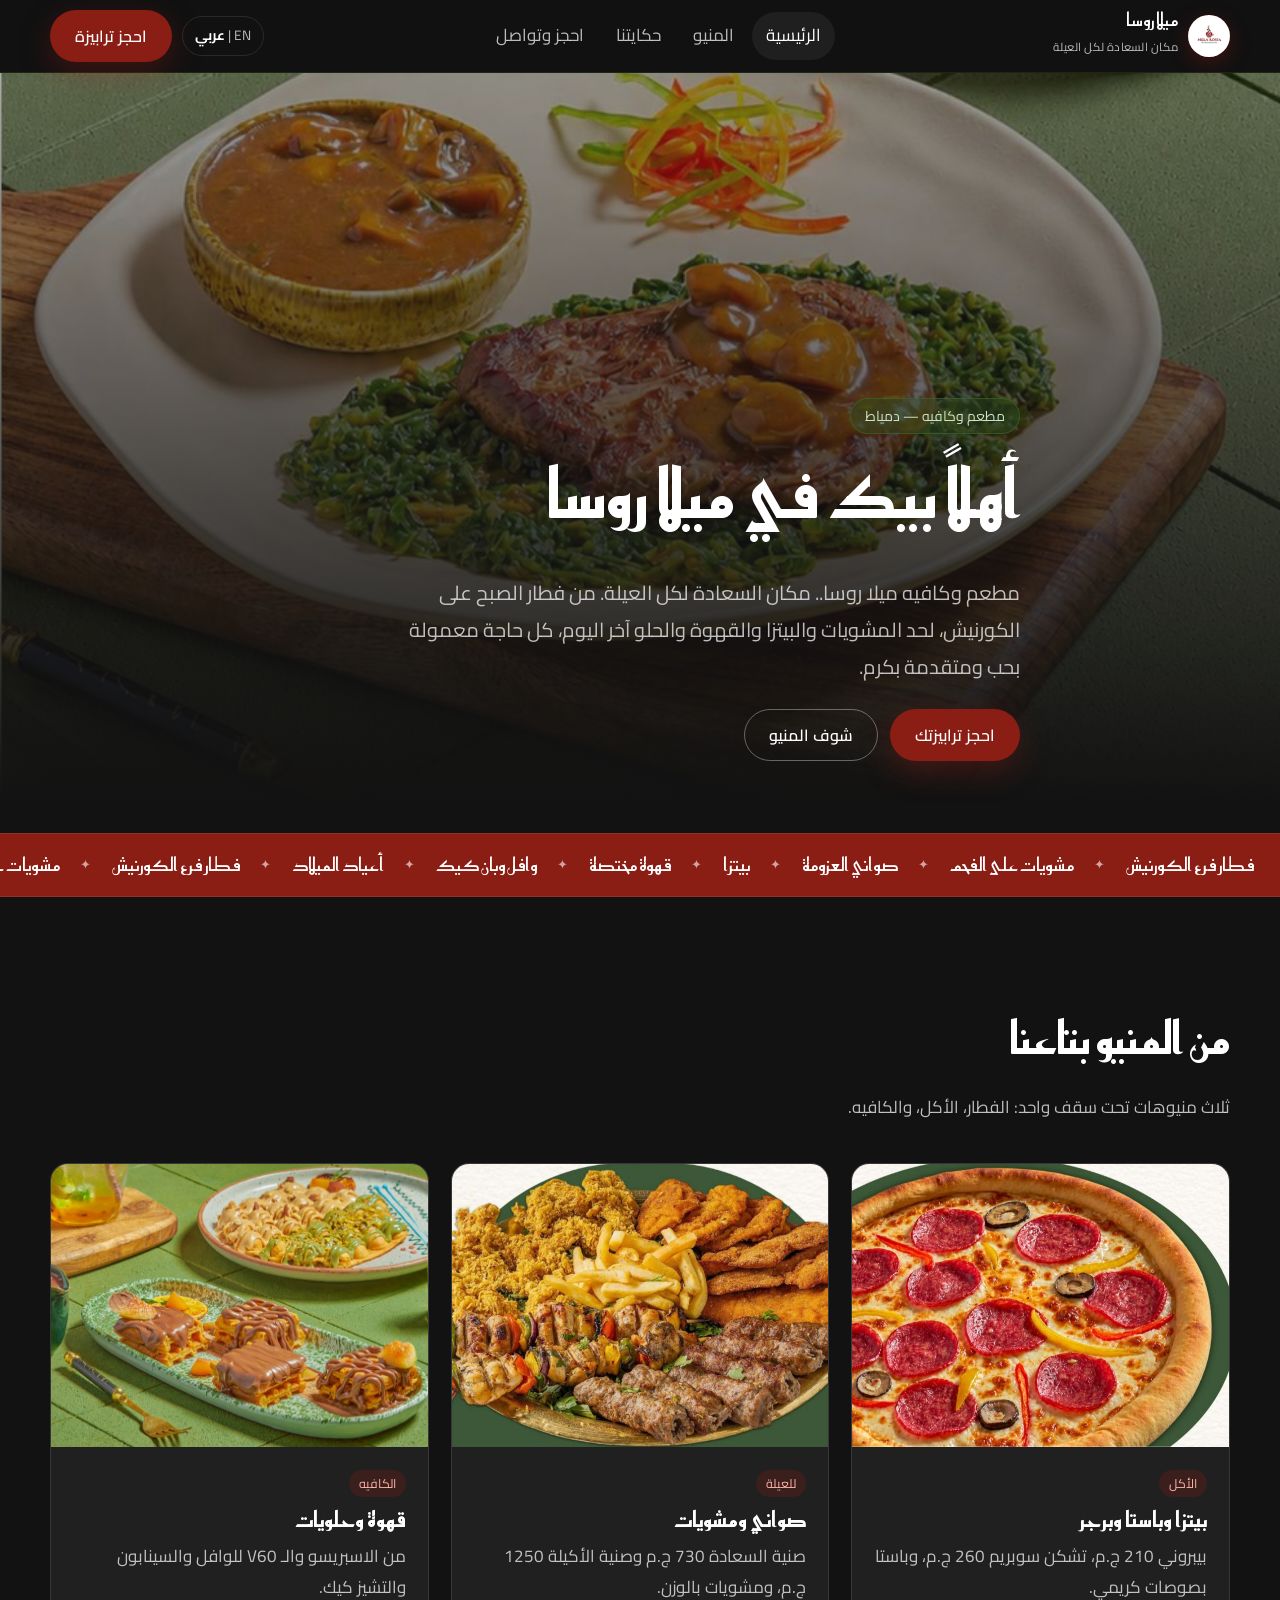
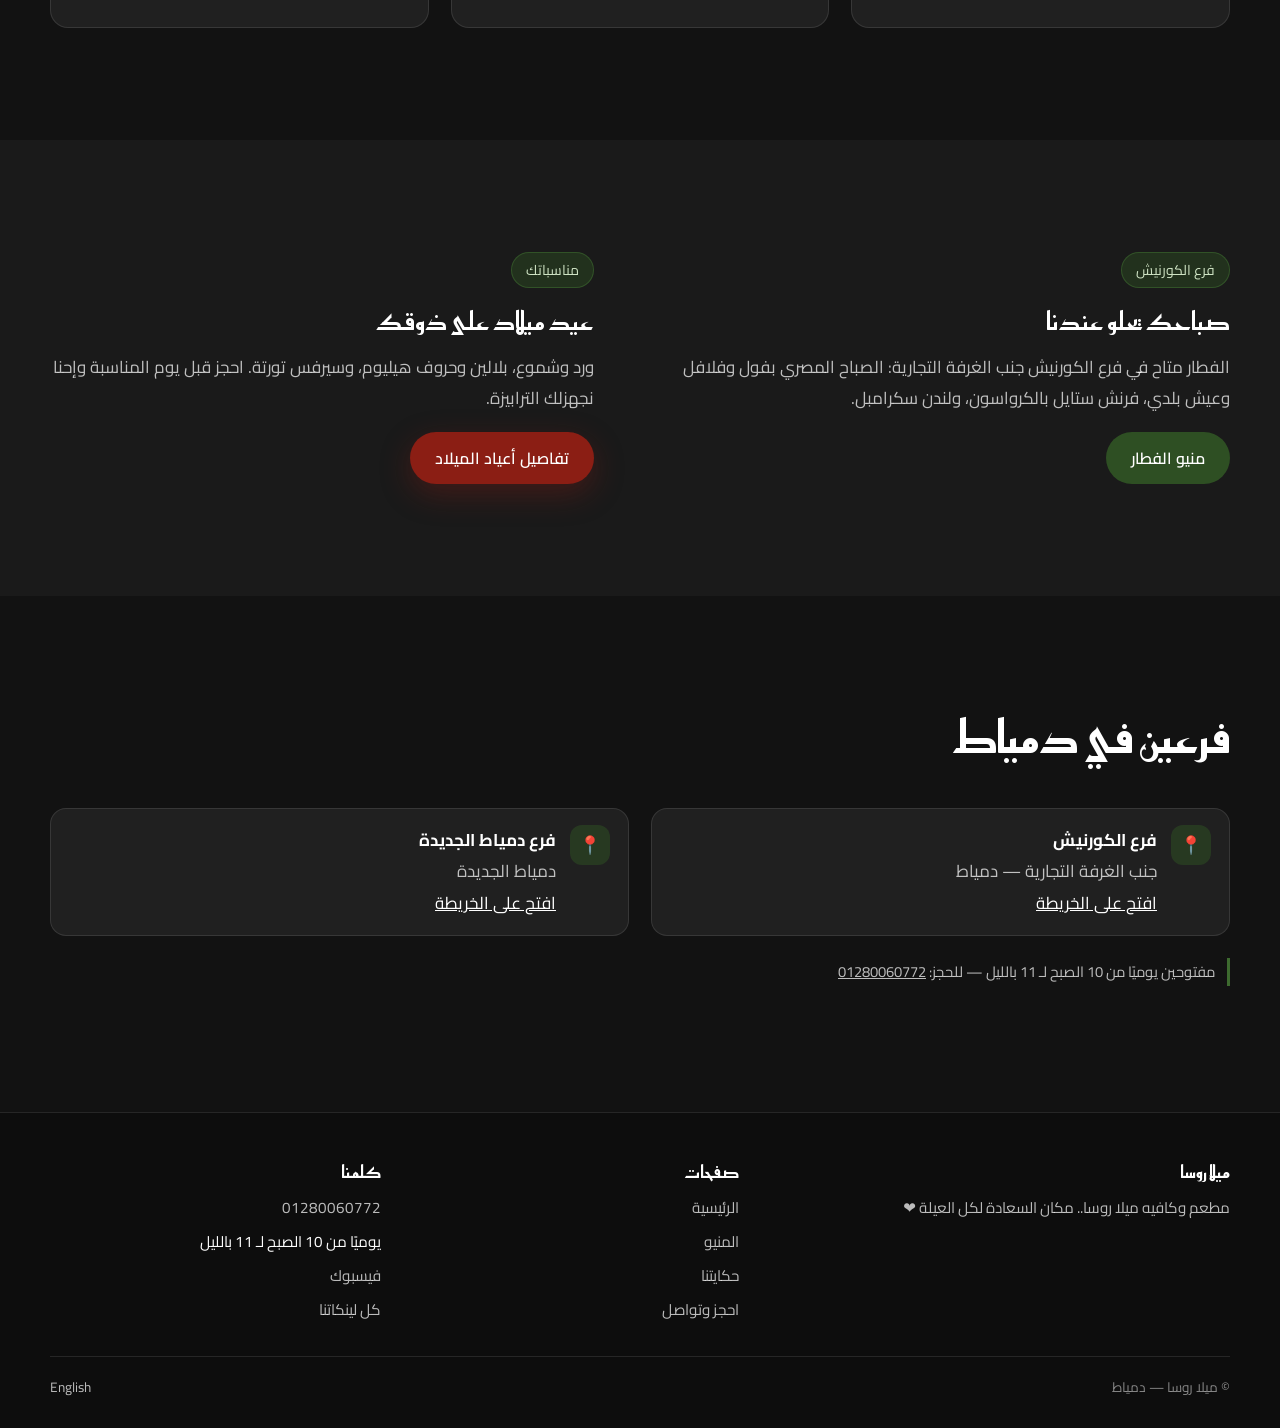
<file: ar/index.html>
<!doctype html>
<html lang="ar-EG" dir="rtl">
<head>
<meta charset="utf-8">
<meta name="viewport" content="width=device-width,initial-scale=1">
<title>ميلا روسا | مطعم وكافيه في دمياط — مكان السعادة لكل العيلة</title>
<meta name="description" content="ميلا روسا، مطعم وكافيه في دمياط: فرع الكورنيش جنب الغرفة التجارية وفرع دمياط الجديدة. فطار، مشويات، بيتزا، قهوة وحلويات.">
<link rel="preconnect" href="https://fonts.googleapis.com"><link rel="preconnect" href="https://fonts.gstatic.com" crossorigin>
<link href="https://fonts.googleapis.com/css2?family=Cairo:wght@400;600;700;800&family=Reem+Kufi:wght@500;600&display=swap" rel="stylesheet">
<style>:root{--bg:#121212;--red:#8B1E14;--green:#2E4F23}*{box-sizing:border-box}body{margin:0;background:#121212;color:#fff;font-family:Cairo,Tajawal,system-ui,sans-serif;line-height:1.85;overflow-x:hidden}img{max-width:100%;display:block}.container{width:min(100% - 40px,1180px);margin-inline:auto}.nav{position:sticky;top:0;z-index:50;background:rgba(18,18,18,.9)}.nav__in{display:flex;align-items:center;justify-content:space-between;gap:16px;min-height:72px}.brand{display:flex;align-items:center;gap:10px;text-decoration:none;color:#fff}.brand__mark{width:42px;height:42px;border-radius:50%;overflow:hidden}.nav__links{display:flex;gap:4px}.nav__links a{text-decoration:none;padding:8px 14px}.toggle{display:none}.hero{position:relative;min-height:min(88vh,760px);display:grid;align-items:end;overflow:hidden}.hero__media{position:absolute;inset:0;margin:0;z-index:-2}.hero__media img{width:100%;height:100%;object-fit:cover}@media(max-width:860px){.nav__links{position:fixed;inset:72px 0 auto 0;flex-direction:column;opacity:0;pointer-events:none;background:#141414}.toggle{display:inline-block}}</style>
<script>(function(d){d.classList.add('js');function f(){if(!window.__mrAr)d.classList.add('done')}addEventListener('error',function(){d.classList.add('done')},true);setTimeout(f,3000)})(document.documentElement)</script>
<link rel="stylesheet" href="assets/ar.css">
<link rel="icon" href="img/logo.jpg">
</head>
<body>
<a class="skip" href="#main">اتنقل للمحتوى</a>
<header class="nav"><div class="container nav__in">
<a class="brand" href="index.html"><span class="brand__mark"><img src="img/logo.jpg" alt="" width="42" height="42"></span><span><span class="brand__name">ميلا روسا</span><span class="brand__tag">مكان السعادة لكل العيلة</span></span></a>
<nav class="nav__links" id="nav-links" aria-label="القائمة الرئيسية"><a href="index.html" aria-current="page">الرئيسية</a><a href="menu.html">المنيو</a><a href="about.html">حكايتنا</a><a href="contact.html">احجز وتواصل</a></nav>
<div class="nav__act"><a class="lang" href="../index.html" hreflang="en" lang="en">EN | <b>عربي</b></a><a class="btn btn--red mag nav__cta" href="contact.html#booking">احجز ترابيزة</a><button class="toggle" type="button" aria-controls="nav-links" aria-expanded="false" aria-label="افتح القائمة"><span></span><span></span></button></div>
</div></header>

<main id="main">
<section class="hero">
<figure class="hero__media"><img src="img/hero.jpg" alt="طبق ستيك بصوص المشروم من منيو ميلا روسا" width="900" height="611" fetchpriority="high"></figure>
<div class="container hero__c">
<span class="eyebrow">مطعم وكافيه — دمياط</span>
<h1 class="words">أهلاً بيك في ميلا روسا</h1>
<p class="hero__lead rv">مطعم وكافيه ميلا روسا.. مكان السعادة لكل العيلة. من فطار الصبح على الكورنيش، لحد المشويات والبيتزا والقهوة والحلو آخر اليوم، كل حاجة معمولة بحب ومتقدمة بكرم.</p>
<div class="ctas rv"><a class="btn btn--red mag" href="contact.html#booking">احجز ترابيزتك</a><a class="btn btn--ghost mag" href="menu.html">شوف المنيو</a></div>
</div>
</section>

<div class="ticker" aria-hidden="true"><div class="ticker__track">
<ul><li>فطار فرع الكورنيش</li><li>مشويات على الفحم</li><li>صواني العزومة</li><li>بيتزا</li><li>قهوة مختصة</li><li>وافل وبان كيك</li><li>أعياد الميلاد</li></ul>
<ul><li>فطار فرع الكورنيش</li><li>مشويات على الفحم</li><li>صواني العزومة</li><li>بيتزا</li><li>قهوة مختصة</li><li>وافل وبان كيك</li><li>أعياد الميلاد</li></ul>
</div></div>

<section class="section"><div class="container">
<div class="head"><h2 class="words">من المنيو بتاعنا</h2><p class="rv">ثلاث منيوهات تحت سقف واحد: الفطار، الأكل، والكافيه.</p></div>
<div class="grid g3">
<a class="card tilt rv" href="menu.html#food"><figure class="card__media"><img data-up src="img/pizza.jpg" alt="بيتزا بيبروني" width="900" height="547" loading="lazy"></figure><div class="card__b"><span class="tag">الأكل</span><h3>بيتزا وباستا وبرجر</h3><p>بيبروني 210 ج.م، تشكن سوبريم 260 ج.م، وباستا بصوصات كريمي.</p></div></a>
<a class="card tilt rv" href="menu.html#food"><figure class="card__media"><img data-up src="img/tray.jpg" alt="صنية مشويات مشكلة" width="900" height="501" loading="lazy"></figure><div class="card__b"><span class="tag">للعيلة</span><h3>صواني ومشويات</h3><p>صنية السعادة 730 ج.م وصنية الأكيلة 1250 ج.م، ومشويات بالوزن.</p></div></a>
<a class="card tilt rv" href="menu.html#cafe"><figure class="card__media"><img data-up src="img/cafe.jpg" alt="وافل ومشروبات من الكافيه" width="900" height="573" loading="lazy"></figure><div class="card__b"><span class="tag">الكافيه</span><h3>قهوة وحلويات</h3><p>من الاسبريسو والـ V60 للوافل والسينابون والتشيز كيك.</p></div></a>
</div>
</div></section>

<section class="section section--alt"><div class="container split">
<div><span class="eyebrow">فرع الكورنيش</span><h2 class="words">صباحك يحلو عندنا</h2><p class="muted rv">الفطار متاح في فرع الكورنيش جنب الغرفة التجارية: الصباح المصري بفول وفلافل وعيش بلدي، فرنش ستايل بالكرواسون، ولندن سكرامبل.</p><a class="btn btn--green mag rv" href="menu.html#breakfast">منيو الفطار</a></div>
<div><span class="eyebrow">مناسباتك</span><h2 class="words">عيد ميلاد على ذوقك</h2><p class="muted rv">ورد وشموع، بلالين وحروف هيليوم، وسيرفس تورتة. احجز قبل يوم المناسبة وإحنا نجهزلك الترابيزة.</p><a class="btn btn--red mag rv" href="contact.html#events">تفاصيل أعياد الميلاد</a></div>
</div></section>

<section class="section"><div class="container">
<div class="head"><h2 class="words">فرعين في دمياط</h2></div>
<div class="grid g2">
<div class="pill rv"><span class="ico">📍</span><div><strong>فرع الكورنيش</strong><span class="muted">جنب الغرفة التجارية — دمياط</span><br><a href="https://maps.app.goo.gl/w4PauEKxCLJXt5PH7" target="_blank" rel="noopener">افتح على الخريطة</a></div></div>
<div class="pill rv"><span class="ico">📍</span><div><strong>فرع دمياط الجديدة</strong><span class="muted">دمياط الجديدة</span><br><a href="https://maps.app.goo.gl/QjnJYjbGLVnYWFCA7" target="_blank" rel="noopener">افتح على الخريطة</a></div></div>
</div>
<p class="note rv" style="margin-top:22px">مفتوحين يوميًا من 10 الصبح لـ 11 بالليل — للحجز: <a class="ltr" href="tel:01280060772">01280060772</a></p>
</div></section>
</main>

<footer class="foot"><div class="container">
<div class="foot__g">
<div><h3>ميلا روسا</h3><p class="muted">مطعم وكافيه ميلا روسا.. مكان السعادة لكل العيلة ❤️</p></div>
<div><h3>صفحات</h3><ul><li><a href="index.html">الرئيسية</a></li><li><a href="menu.html">المنيو</a></li><li><a href="about.html">حكايتنا</a></li><li><a href="contact.html">احجز وتواصل</a></li></ul></div>
<div><h3>كلمنا</h3><ul><li><a href="tel:01280060772" class="ltr">01280060772</a></li><li>يوميًا من 10 الصبح لـ 11 بالليل</li><li><a href="https://www.facebook.com/melarossa.eg" target="_blank" rel="noopener">فيسبوك</a></li><li><a href="https://linktr.ee/Melarossa.eg" target="_blank" rel="noopener">كل لينكاتنا</a></li></ul></div>
</div>
<div class="foot__b"><span>© ميلا روسا — دمياط</span><a href="../index.html" lang="en">English</a></div>
</div></footer>
<script src="assets/ar.js" defer></script>
</body>
</html>
</file>
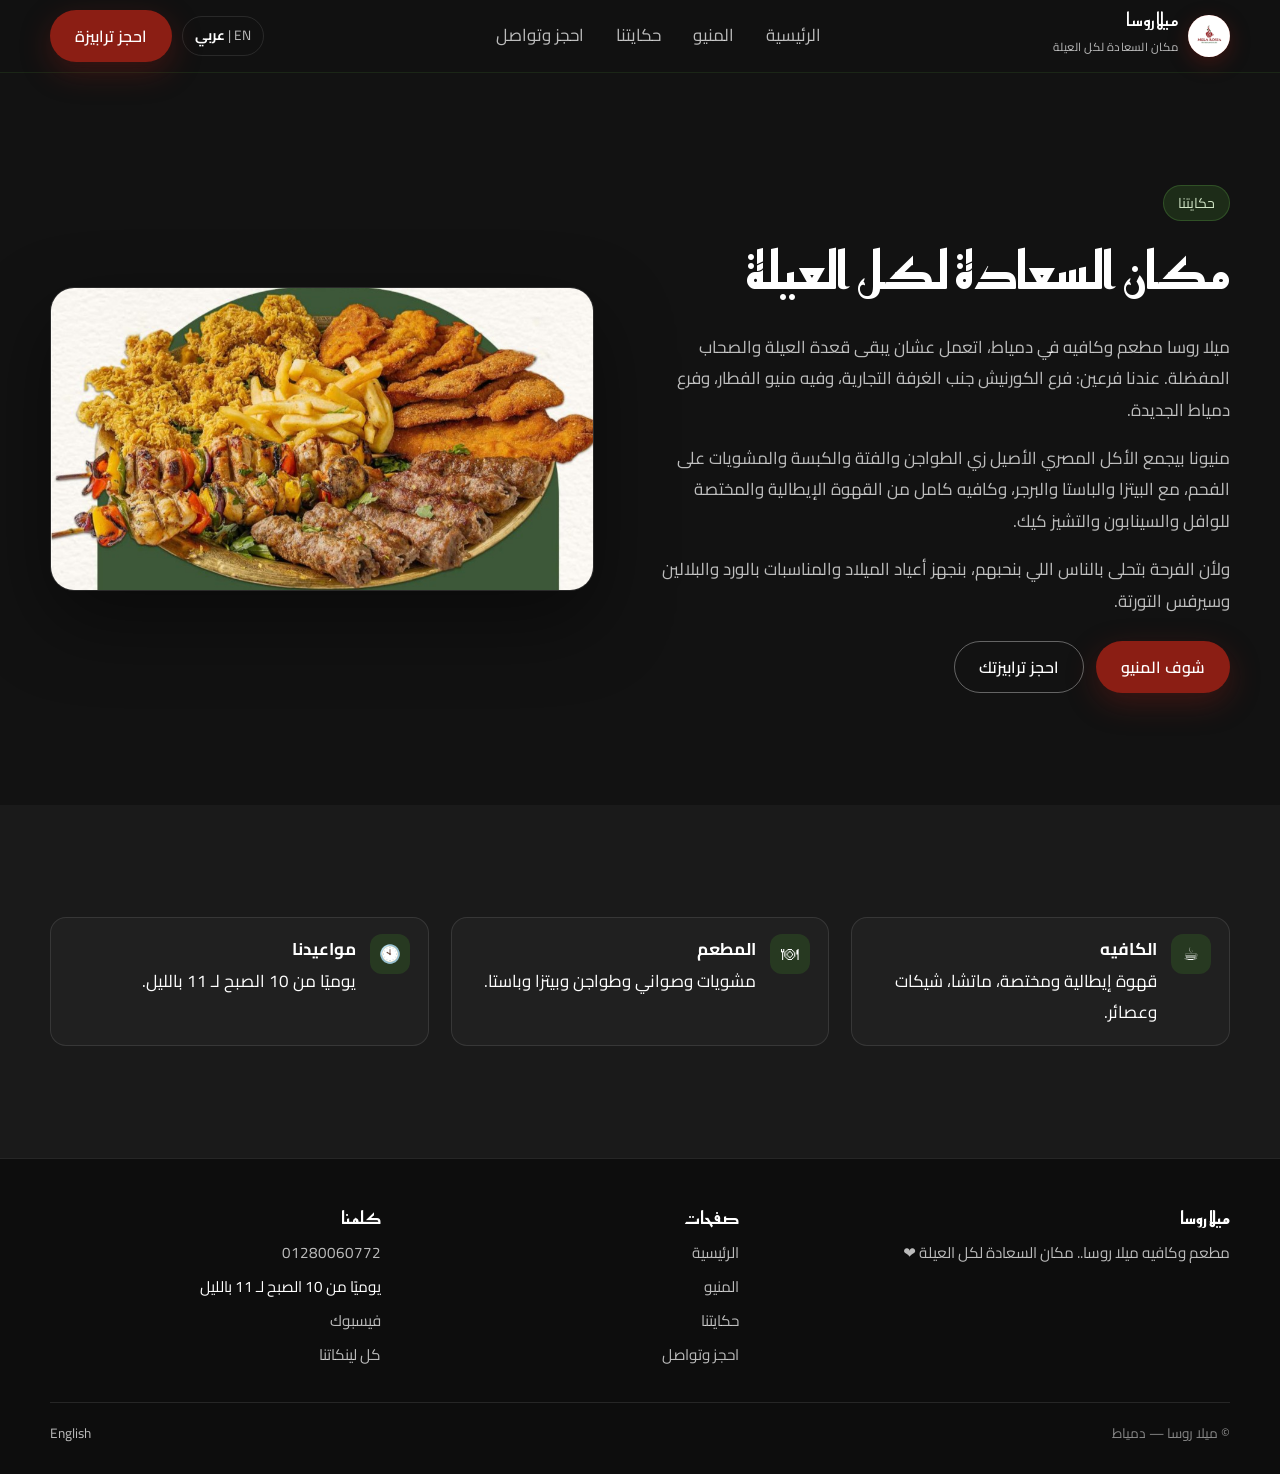
<file: ar/about.html>
<!doctype html>
<html lang="ar-EG" dir="rtl">
<head>
<meta charset="utf-8"><meta name="viewport" content="width=device-width,initial-scale=1">
<title>حكايتنا | ميلا روسا</title>
<meta name="description" content="حكاية ميلا روسا: مطعم وكافيه في دمياط بفرعين، مكان السعادة لكل العيلة.">
<link rel="preconnect" href="https://fonts.googleapis.com"><link rel="preconnect" href="https://fonts.gstatic.com" crossorigin>
<link href="https://fonts.googleapis.com/css2?family=Cairo:wght@400;600;700;800&family=Reem+Kufi:wght@500;600&display=swap" rel="stylesheet">
<style>*{box-sizing:border-box}body{margin:0;background:#121212;color:#fff;font-family:Cairo,Tajawal,system-ui,sans-serif;line-height:1.85;overflow-x:hidden}img{max-width:100%;display:block}.container{width:min(100% - 40px,1180px);margin-inline:auto}.nav{position:sticky;top:0;z-index:50;background:rgba(18,18,18,.9)}.nav__in{display:flex;align-items:center;justify-content:space-between;gap:16px;min-height:72px}.brand{display:flex;align-items:center;gap:10px;text-decoration:none;color:#fff}.brand__mark{width:42px;height:42px;border-radius:50%;overflow:hidden}.nav__links{display:flex;gap:4px}.nav__links a{text-decoration:none;padding:8px 14px}.toggle{display:none}@media(max-width:860px){.nav__links{position:fixed;inset:72px 0 auto 0;flex-direction:column;opacity:0;pointer-events:none;background:#141414}.toggle{display:inline-block}}</style>
<script>(function(d){d.classList.add('js');function f(){if(!window.__mrAr)d.classList.add('done')}addEventListener('error',function(){d.classList.add('done')},true);setTimeout(f,3000)})(document.documentElement)</script>
<link rel="stylesheet" href="assets/ar.css"><link rel="icon" href="img/logo.jpg">
</head>
<body>
<a class="skip" href="#main">اتنقل للمحتوى</a>
<header class="nav"><div class="container nav__in">
<a class="brand" href="index.html"><span class="brand__mark"><img src="img/logo.jpg" alt="" width="42" height="42"></span><span><span class="brand__name">ميلا روسا</span><span class="brand__tag">مكان السعادة لكل العيلة</span></span></a>
<nav class="nav__links" id="nav-links" aria-label="القائمة الرئيسية"><a href="index.html">الرئيسية</a><a href="menu.html">المنيو</a><a href="about.html">حكايتنا</a><a href="contact.html">احجز وتواصل</a></nav>
<div class="nav__act"><a class="lang" href="../index.html" hreflang="en" lang="en">EN | <b>عربي</b></a><a class="btn btn--red mag nav__cta" href="contact.html#booking">احجز ترابيزة</a><button class="toggle" type="button" aria-controls="nav-links" aria-expanded="false" aria-label="افتح القائمة"><span></span><span></span></button></div>
</div></header>
<main id="main">
<section class="section"><div class="container split">
<div><span class="eyebrow">حكايتنا</span><h1 class="words" style="font-size:clamp(2rem,5vw,3.2rem)">مكان السعادة لكل العيلة</h1>
<p class="muted rv">ميلا روسا مطعم وكافيه في دمياط، اتعمل عشان يبقى قعدة العيلة والصحاب المفضلة. عندنا فرعين: فرع الكورنيش جنب الغرفة التجارية، وفيه منيو الفطار، وفرع دمياط الجديدة.</p>
<p class="muted rv">منيونا بيجمع الأكل المصري الأصيل زي الطواجن والفتة والكبسة والمشويات على الفحم، مع البيتزا والباستا والبرجر، وكافيه كامل من القهوة الإيطالية والمختصة للوافل والسينابون والتشيز كيك.</p>
<p class="muted rv">ولأن الفرحة بتحلى بالناس اللي بنحبهم، بنجهز أعياد الميلاد والمناسبات بالورد والبلالين وسيرفس التورتة.</p>
<div class="ctas rv"><a class="btn btn--red mag" href="menu.html">شوف المنيو</a><a class="btn btn--ghost mag" href="contact.html#booking">احجز ترابيزتك</a></div></div>
<figure class="frame rv"><img data-up src="img/tray.jpg" alt="صنية مشويات مشكلة من ميلا روسا" width="900" height="501" loading="lazy"></figure>
</div></section>
<section class="section section--alt"><div class="container"><div class="grid g3">
<div class="pill rv"><span class="ico">☕</span><div><strong>الكافيه</strong>قهوة إيطالية ومختصة، ماتشا، شيكات وعصائر.</div></div>
<div class="pill rv"><span class="ico">🍽</span><div><strong>المطعم</strong>مشويات وصواني وطواجن وبيتزا وباستا.</div></div>
<div class="pill rv"><span class="ico">🕙</span><div><strong>مواعيدنا</strong>يوميًا من 10 الصبح لـ 11 بالليل.</div></div>
</div></div></section>
</main>
<footer class="foot"><div class="container">
<div class="foot__g">
<div><h3>ميلا روسا</h3><p class="muted">مطعم وكافيه ميلا روسا.. مكان السعادة لكل العيلة ❤️</p></div>
<div><h3>صفحات</h3><ul><li><a href="index.html">الرئيسية</a></li><li><a href="menu.html">المنيو</a></li><li><a href="about.html">حكايتنا</a></li><li><a href="contact.html">احجز وتواصل</a></li></ul></div>
<div><h3>كلمنا</h3><ul><li><a href="tel:01280060772" class="ltr">01280060772</a></li><li>يوميًا من 10 الصبح لـ 11 بالليل</li><li><a href="https://www.facebook.com/melarossa.eg" target="_blank" rel="noopener">فيسبوك</a></li><li><a href="https://linktr.ee/Melarossa.eg" target="_blank" rel="noopener">كل لينكاتنا</a></li></ul></div>
</div>
<div class="foot__b"><span>© ميلا روسا — دمياط</span><a href="../index.html" lang="en">English</a></div>
</div></footer>
<script src="assets/ar.js" defer></script>
</body>
</html>
</file>
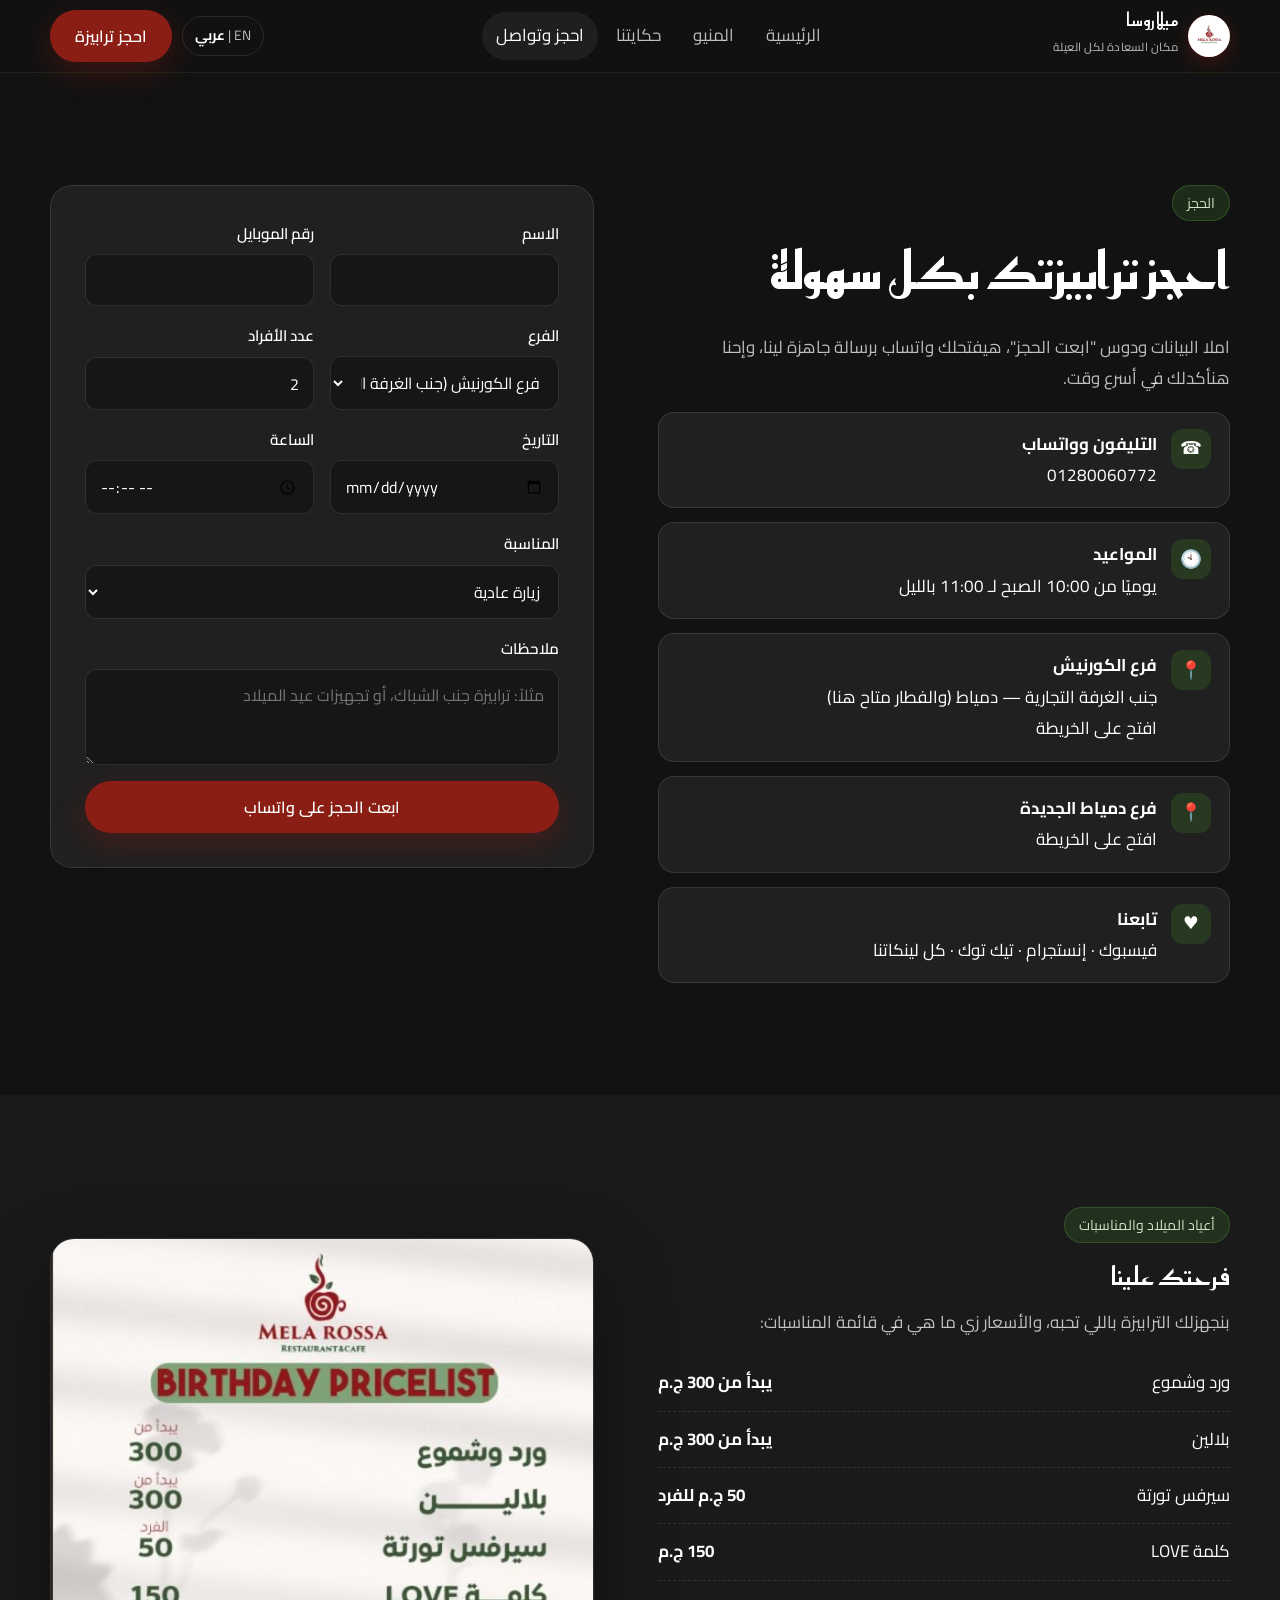
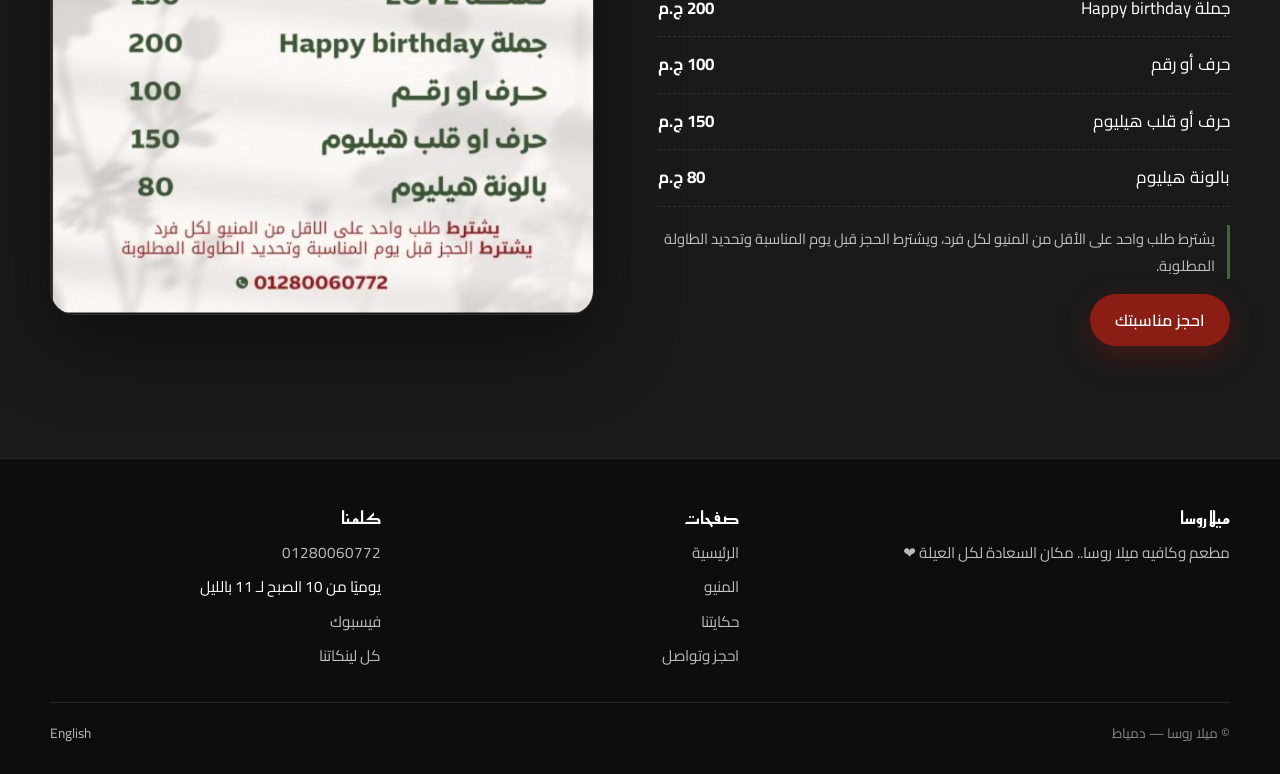
<file: ar/contact.html>
<!doctype html>
<html lang="ar-EG" dir="rtl">
<head>
<meta charset="utf-8"><meta name="viewport" content="width=device-width,initial-scale=1">
<title>احجز وتواصل | ميلا روسا</title>
<meta name="description" content="احجز ترابيزتك في ميلا روسا على واتساب، عناوين الفرعين، المواعيد، وتفاصيل أعياد الميلاد.">
<link rel="preconnect" href="https://fonts.googleapis.com"><link rel="preconnect" href="https://fonts.gstatic.com" crossorigin>
<link href="https://fonts.googleapis.com/css2?family=Cairo:wght@400;600;700;800&family=Reem+Kufi:wght@500;600&display=swap" rel="stylesheet">
<style>*{box-sizing:border-box}body{margin:0;background:#121212;color:#fff;font-family:Cairo,Tajawal,system-ui,sans-serif;line-height:1.85;overflow-x:hidden}img{max-width:100%;display:block}.container{width:min(100% - 40px,1180px);margin-inline:auto}.nav{position:sticky;top:0;z-index:50;background:rgba(18,18,18,.9)}.nav__in{display:flex;align-items:center;justify-content:space-between;gap:16px;min-height:72px}.brand{display:flex;align-items:center;gap:10px;text-decoration:none;color:#fff}.brand__mark{width:42px;height:42px;border-radius:50%;overflow:hidden}.nav__links{display:flex;gap:4px}.nav__links a{text-decoration:none;padding:8px 14px}.toggle{display:none}@media(max-width:860px){.nav__links{position:fixed;inset:72px 0 auto 0;flex-direction:column;opacity:0;pointer-events:none;background:#141414}.toggle{display:inline-block}}</style>
<script>(function(d){d.classList.add('js');function f(){if(!window.__mrAr)d.classList.add('done')}addEventListener('error',function(){d.classList.add('done')},true);setTimeout(f,3000)})(document.documentElement)</script>
<link rel="stylesheet" href="assets/ar.css"><link rel="icon" href="img/logo.jpg">
</head>
<body>
<a class="skip" href="#main">اتنقل للمحتوى</a>
<header class="nav"><div class="container nav__in">
<a class="brand" href="index.html"><span class="brand__mark"><img src="img/logo.jpg" alt="" width="42" height="42"></span><span><span class="brand__name">ميلا روسا</span><span class="brand__tag">مكان السعادة لكل العيلة</span></span></a>
<nav class="nav__links" id="nav-links" aria-label="القائمة الرئيسية"><a href="index.html">الرئيسية</a><a href="menu.html">المنيو</a><a href="about.html">حكايتنا</a><a href="contact.html" aria-current="page">احجز وتواصل</a></nav>
<div class="nav__act"><a class="lang" href="../index.html" hreflang="en" lang="en">EN | <b>عربي</b></a><a class="btn btn--red mag nav__cta" href="#booking">احجز ترابيزة</a><button class="toggle" type="button" aria-controls="nav-links" aria-expanded="false" aria-label="افتح القائمة"><span></span><span></span></button></div>
</div></header>
<main id="main">
<section class="section" id="booking"><div class="container split" style="align-items:start">
<div>
<span class="eyebrow">الحجز</span>
<h1 class="words" style="font-size:clamp(2rem,5vw,3.2rem)">احجز ترابيزتك بكل سهولة</h1>
<p class="muted rv">املا البيانات ودوس "ابعت الحجز"، هيفتحلك واتساب برسالة جاهزة لينا، وإحنا هنأكدلك في أسرع وقت.</p>
<div class="info rv">
<div class="pill"><span class="ico">☎</span><div><strong>التليفون وواتساب</strong><a class="ltr" href="tel:01280060772">01280060772</a></div></div>
<div class="pill"><span class="ico">🕙</span><div><strong>المواعيد</strong>يوميًا من 10:00 الصبح لـ 11:00 بالليل</div></div>
<div class="pill"><span class="ico">📍</span><div><strong>فرع الكورنيش</strong>جنب الغرفة التجارية — دمياط (والفطار متاح هنا)<br><a href="https://maps.app.goo.gl/w4PauEKxCLJXt5PH7" target="_blank" rel="noopener">افتح على الخريطة</a></div></div>
<div class="pill"><span class="ico">📍</span><div><strong>فرع دمياط الجديدة</strong><a href="https://maps.app.goo.gl/QjnJYjbGLVnYWFCA7" target="_blank" rel="noopener">افتح على الخريطة</a></div></div>
<div class="pill"><span class="ico">♥</span><div><strong>تابعنا</strong><a href="https://www.facebook.com/melarossa.eg" target="_blank" rel="noopener">فيسبوك</a> · <a href="https://instagram.com/melarossa.eg" target="_blank" rel="noopener">إنستجرام</a> · <a href="https://tiktok.com/@melarossa.eg" target="_blank" rel="noopener">تيك توك</a> · <a href="https://linktr.ee/Melarossa.eg" target="_blank" rel="noopener">كل لينكاتنا</a></div></div>
</div>
</div>
<form class="form rv" id="book" novalidate>
<label>الاسم<input name="name" required autocomplete="name"></label>
<label>رقم الموبايل<input name="phone" type="tel" required inputmode="tel" autocomplete="tel" dir="ltr"></label>
<label>الفرع<select name="branch" required><option>فرع الكورنيش (جنب الغرفة التجارية)</option><option>فرع دمياط الجديدة</option></select></label>
<label>عدد الأفراد<input name="guests" type="number" min="1" max="60" value="2" required></label>
<label>التاريخ<input name="date" type="date" required></label>
<label>الساعة<input name="time" type="time" min="10:00" max="23:00" required></label>
<label class="full">المناسبة<select name="occasion"><option>زيارة عادية</option><option>عيد ميلاد</option><option>خطوبة أو مناسبة عائلية</option><option>عزومة شغل</option><option>فطار (فرع الكورنيش)</option></select></label>
<label class="full">ملاحظات<textarea name="notes" placeholder="مثلاً: ترابيزة جنب الشباك، أو تجهيزات عيد الميلاد"></textarea></label>
<button class="btn btn--red mag full" type="submit">ابعت الحجز على واتساب</button>
</form>
</div></section>

<section class="section section--alt" id="events"><div class="container split">
<div>
<span class="eyebrow">أعياد الميلاد والمناسبات</span>
<h2 class="words">فرحتك علينا</h2>
<p class="muted rv">بنجهزلك الترابيزة باللي تحبه، والأسعار زي ما هي في قائمة المناسبات:</p>
<ul class="list rv">
<li><span>ورد وشموع</span><span>يبدأ من 300 ج.م</span></li>
<li><span>بلالين</span><span>يبدأ من 300 ج.م</span></li>
<li><span>سيرفس تورتة</span><span>50 ج.م للفرد</span></li>
<li><span>كلمة LOVE</span><span>150 ج.م</span></li>
<li><span>جملة Happy birthday</span><span>200 ج.م</span></li>
<li><span>حرف أو رقم</span><span>100 ج.م</span></li>
<li><span>حرف أو قلب هيليوم</span><span>150 ج.م</span></li>
<li><span>بالونة هيليوم</span><span>80 ج.م</span></li>
</ul>
<p class="note rv" style="margin-top:18px">يشترط طلب واحد على الأقل من المنيو لكل فرد، ويشترط الحجز قبل يوم المناسبة وتحديد الطاولة المطلوبة.</p>
<a class="btn btn--red mag rv" href="#booking">احجز مناسبتك</a>
</div>
<figure class="frame rv"><img data-up src="img/birthday.png" alt="قائمة أسعار تجهيزات أعياد الميلاد في ميلا روسا" loading="lazy" width="900" height="1273"></figure>
</div></section>
</main>
<footer class="foot"><div class="container">
<div class="foot__g">
<div><h3>ميلا روسا</h3><p class="muted">مطعم وكافيه ميلا روسا.. مكان السعادة لكل العيلة ❤️</p></div>
<div><h3>صفحات</h3><ul><li><a href="index.html">الرئيسية</a></li><li><a href="menu.html">المنيو</a></li><li><a href="about.html">حكايتنا</a></li><li><a href="contact.html">احجز وتواصل</a></li></ul></div>
<div><h3>كلمنا</h3><ul><li><a href="tel:01280060772" class="ltr">01280060772</a></li><li>يوميًا من 10 الصبح لـ 11 بالليل</li><li><a href="https://www.facebook.com/melarossa.eg" target="_blank" rel="noopener">فيسبوك</a></li><li><a href="https://linktr.ee/Melarossa.eg" target="_blank" rel="noopener">كل لينكاتنا</a></li></ul></div>
</div>
<div class="foot__b"><span>© ميلا روسا — دمياط</span><a href="../index.html" lang="en">English</a></div>
</div></footer>
<script src="assets/ar.js" defer></script>
</body>
</html>
</file>
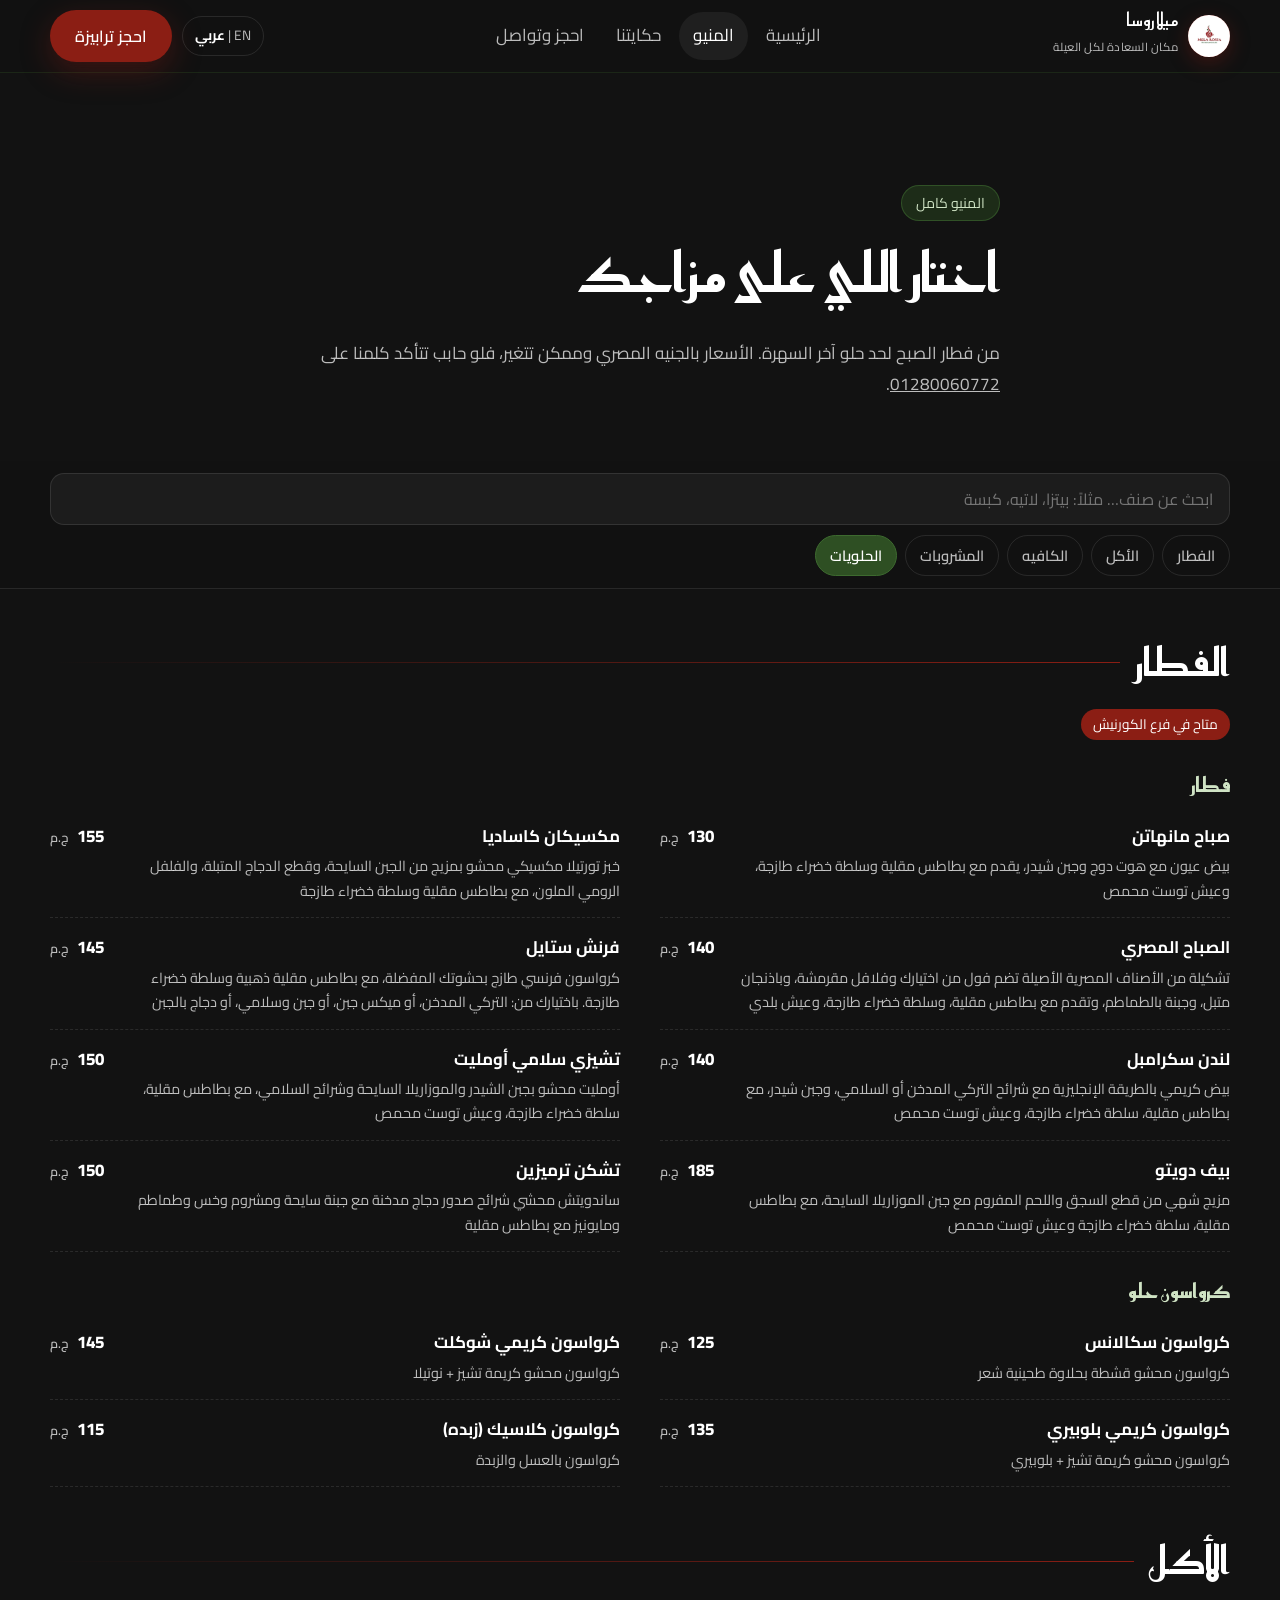
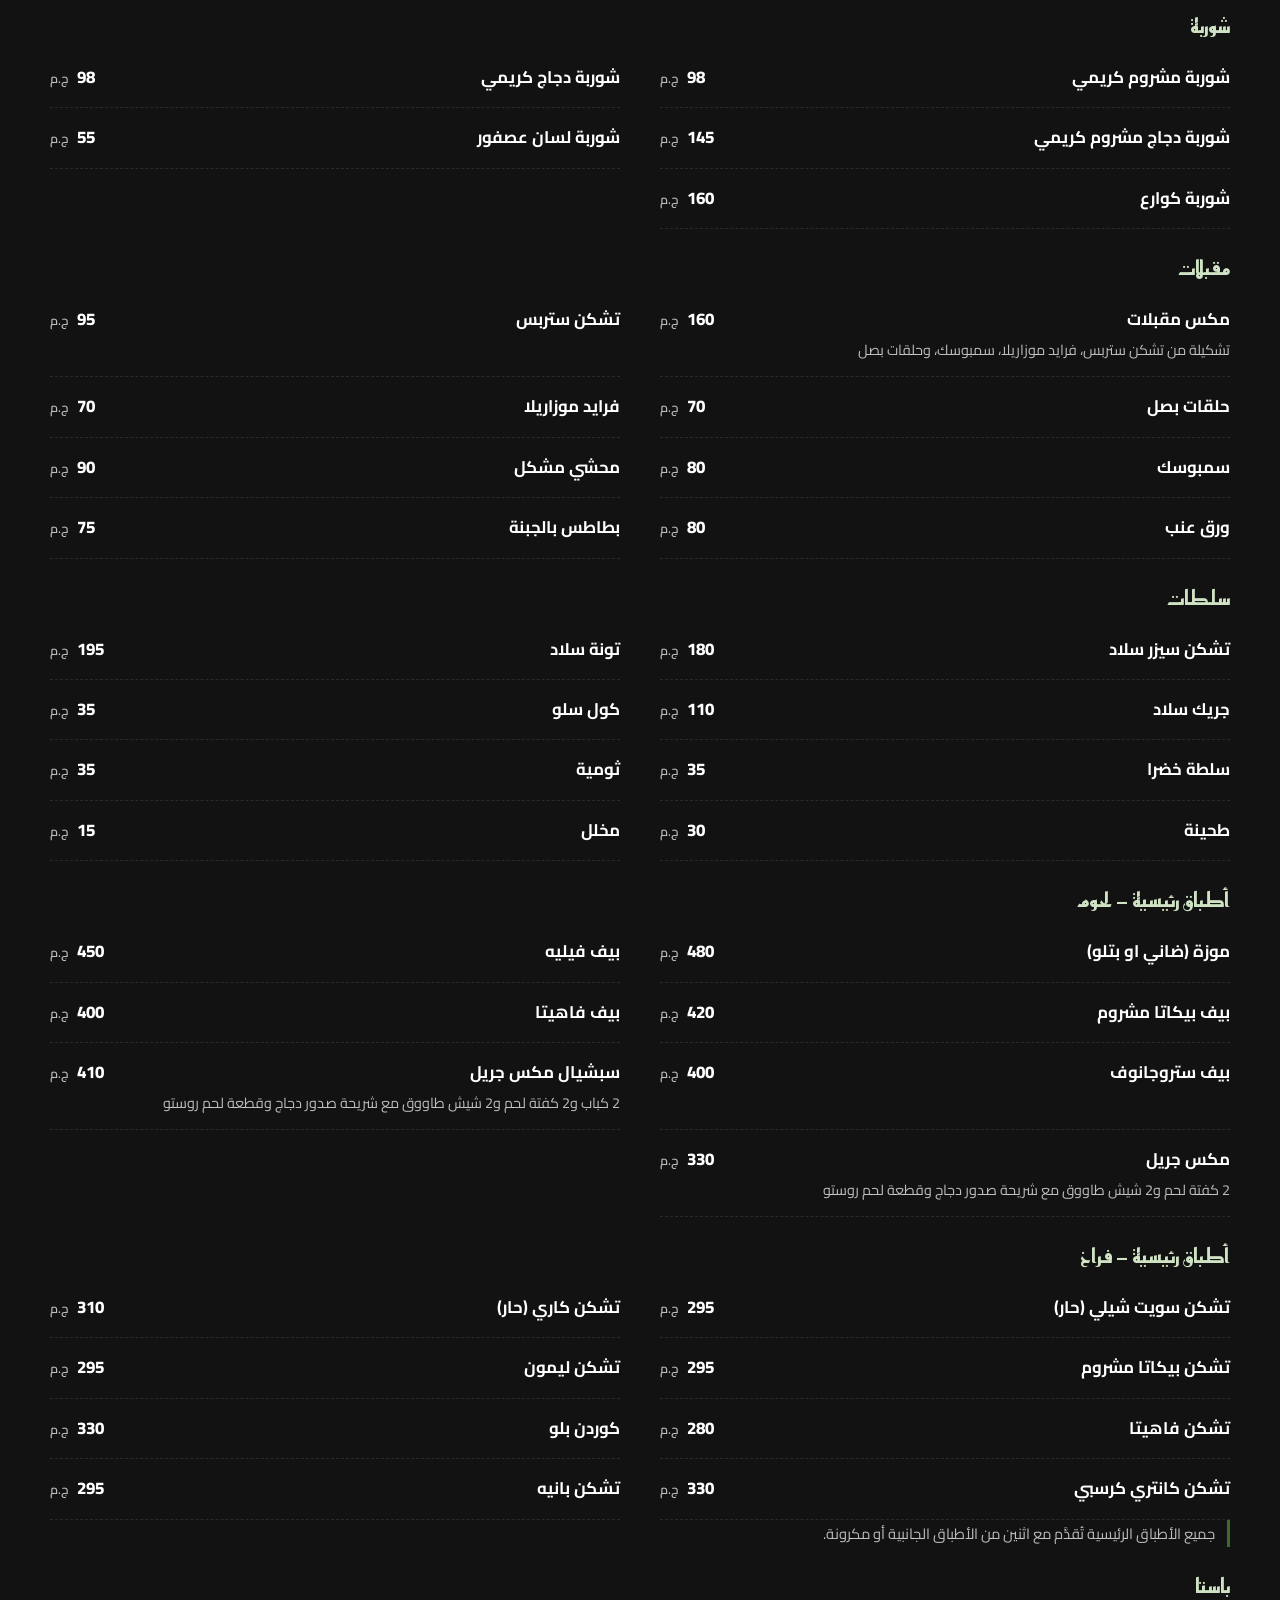
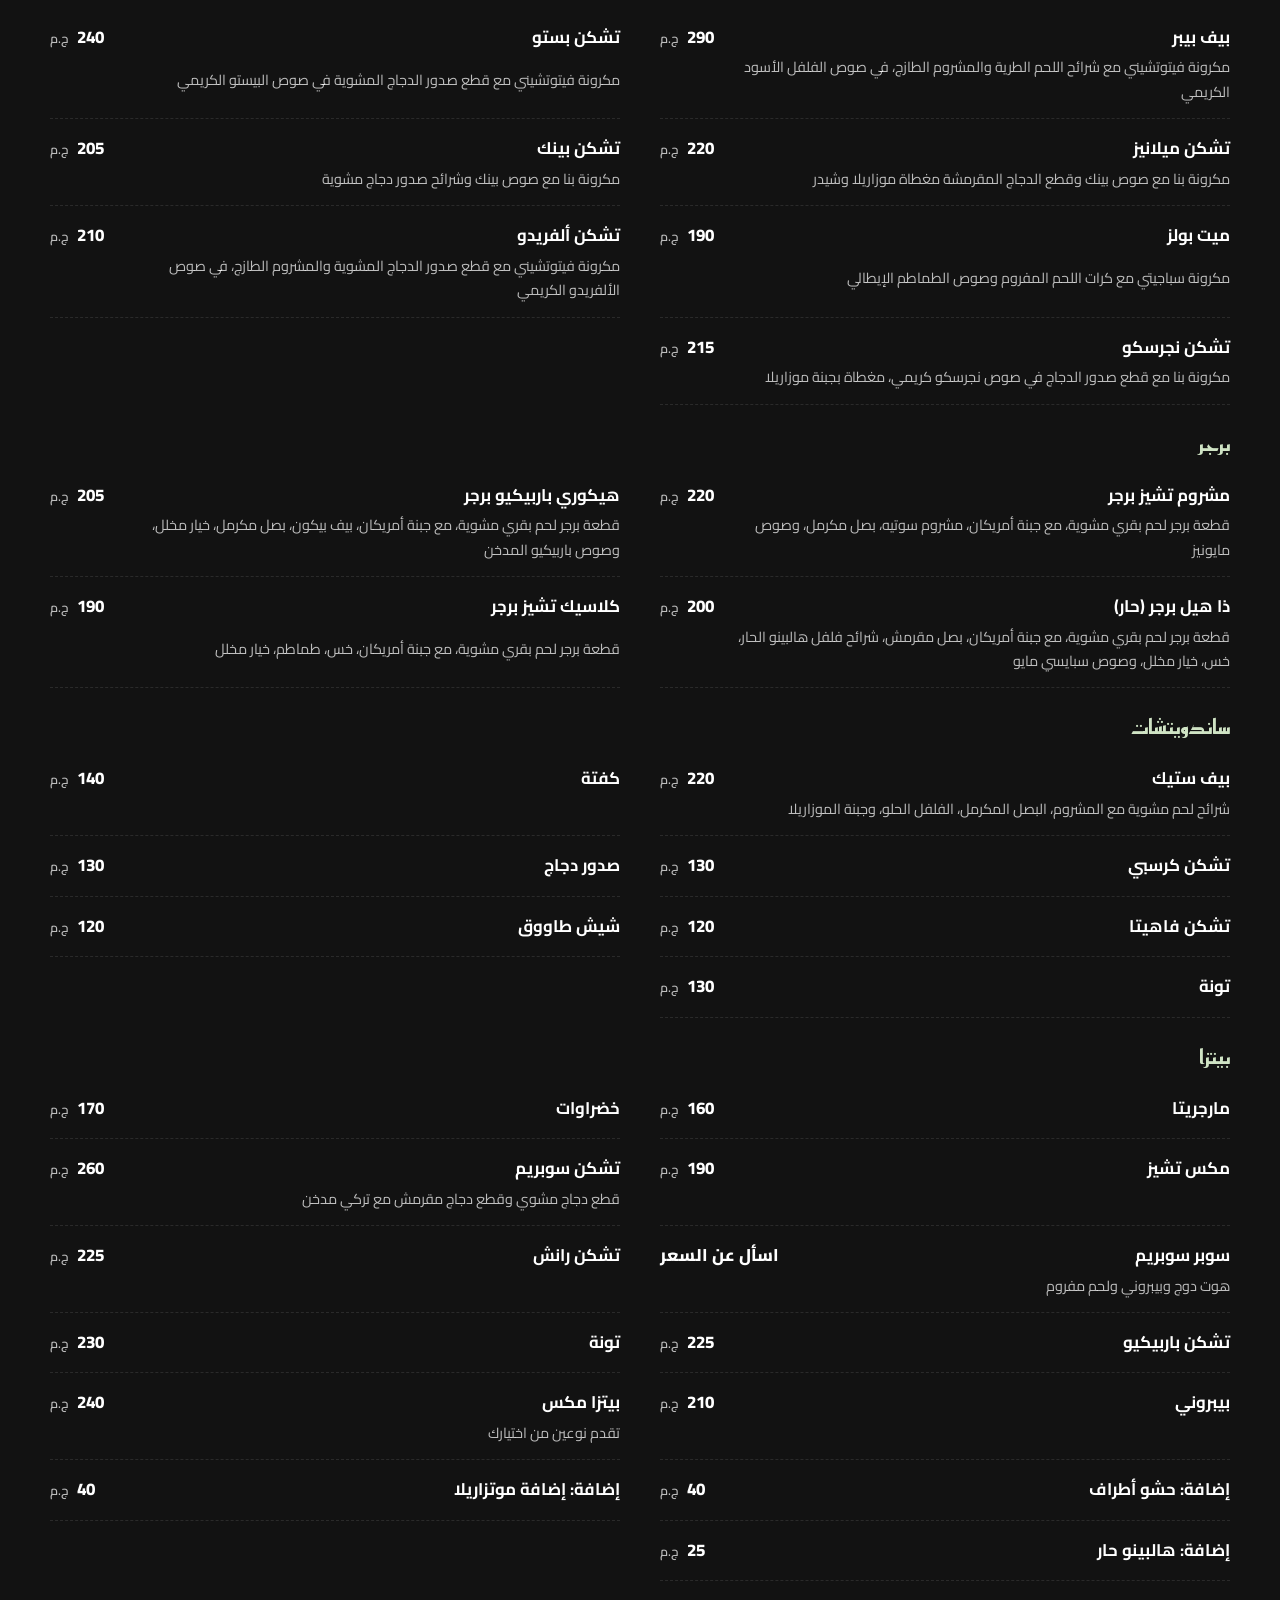
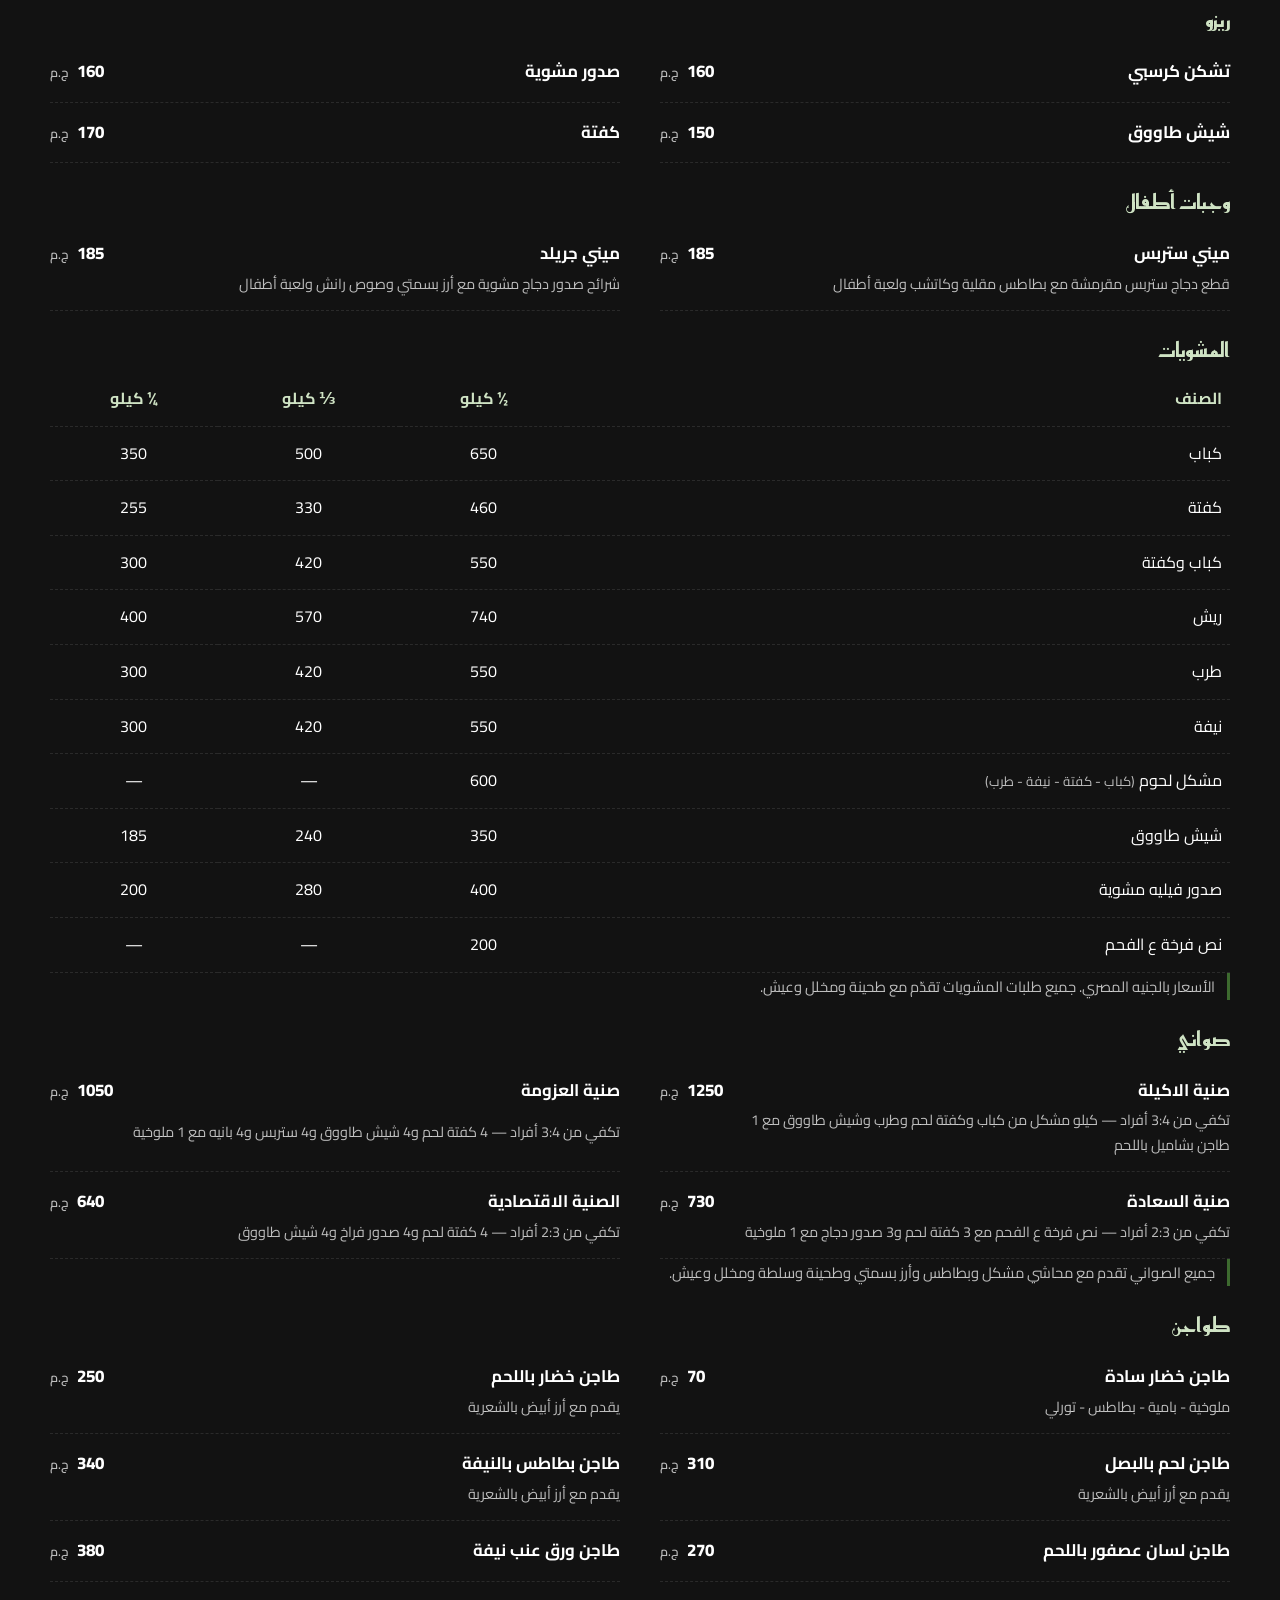
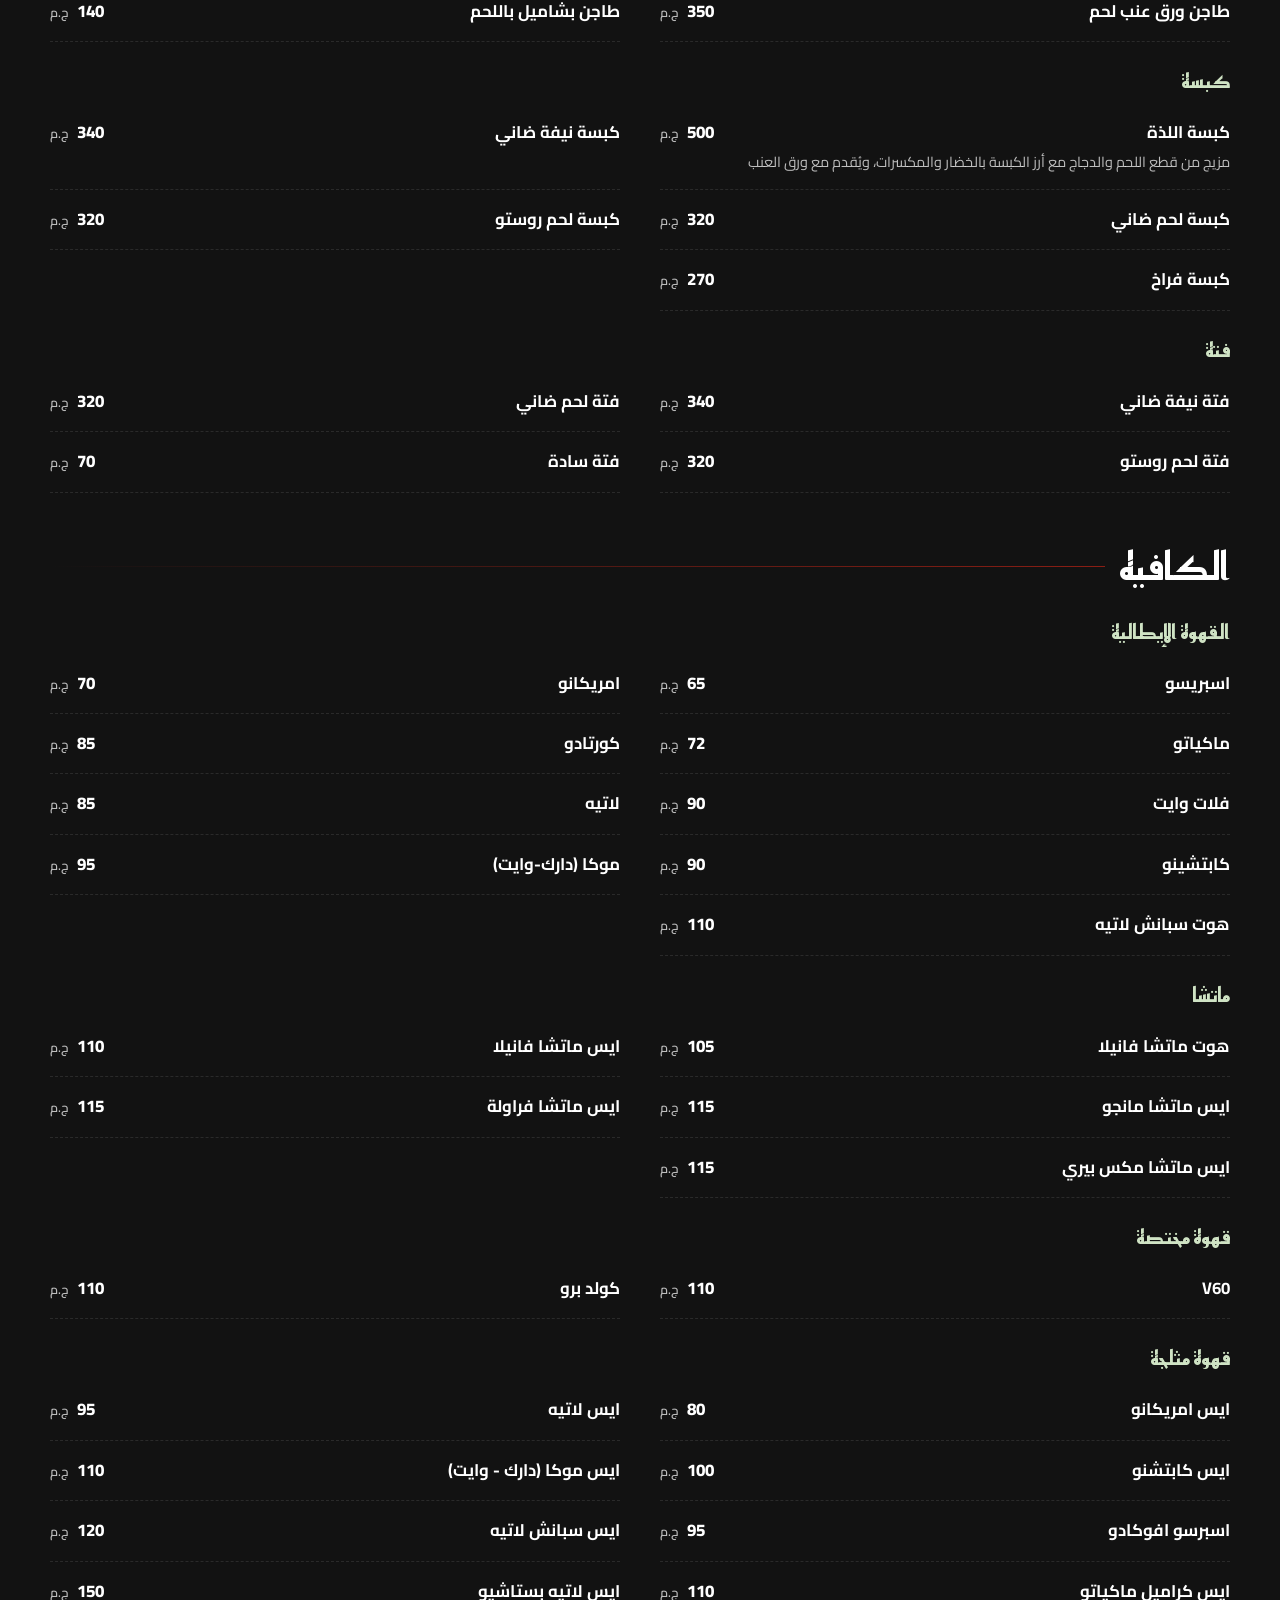
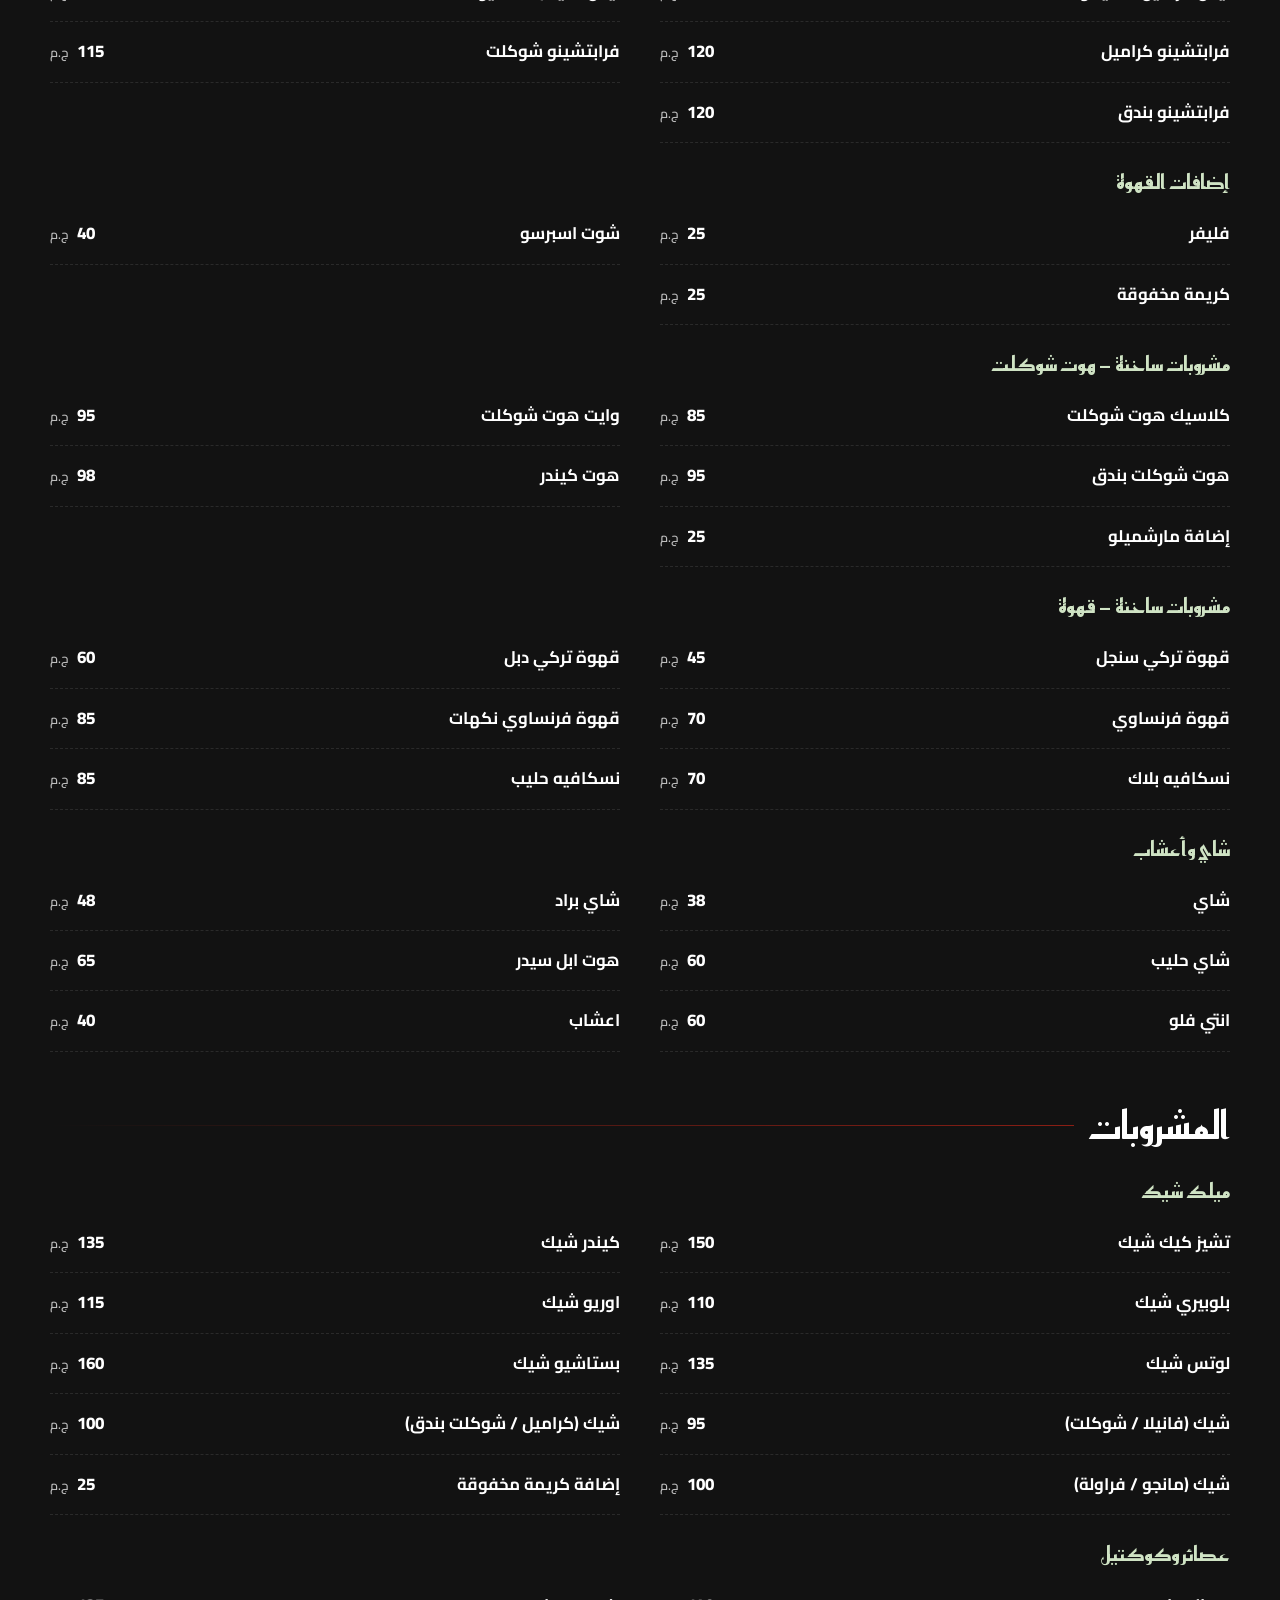
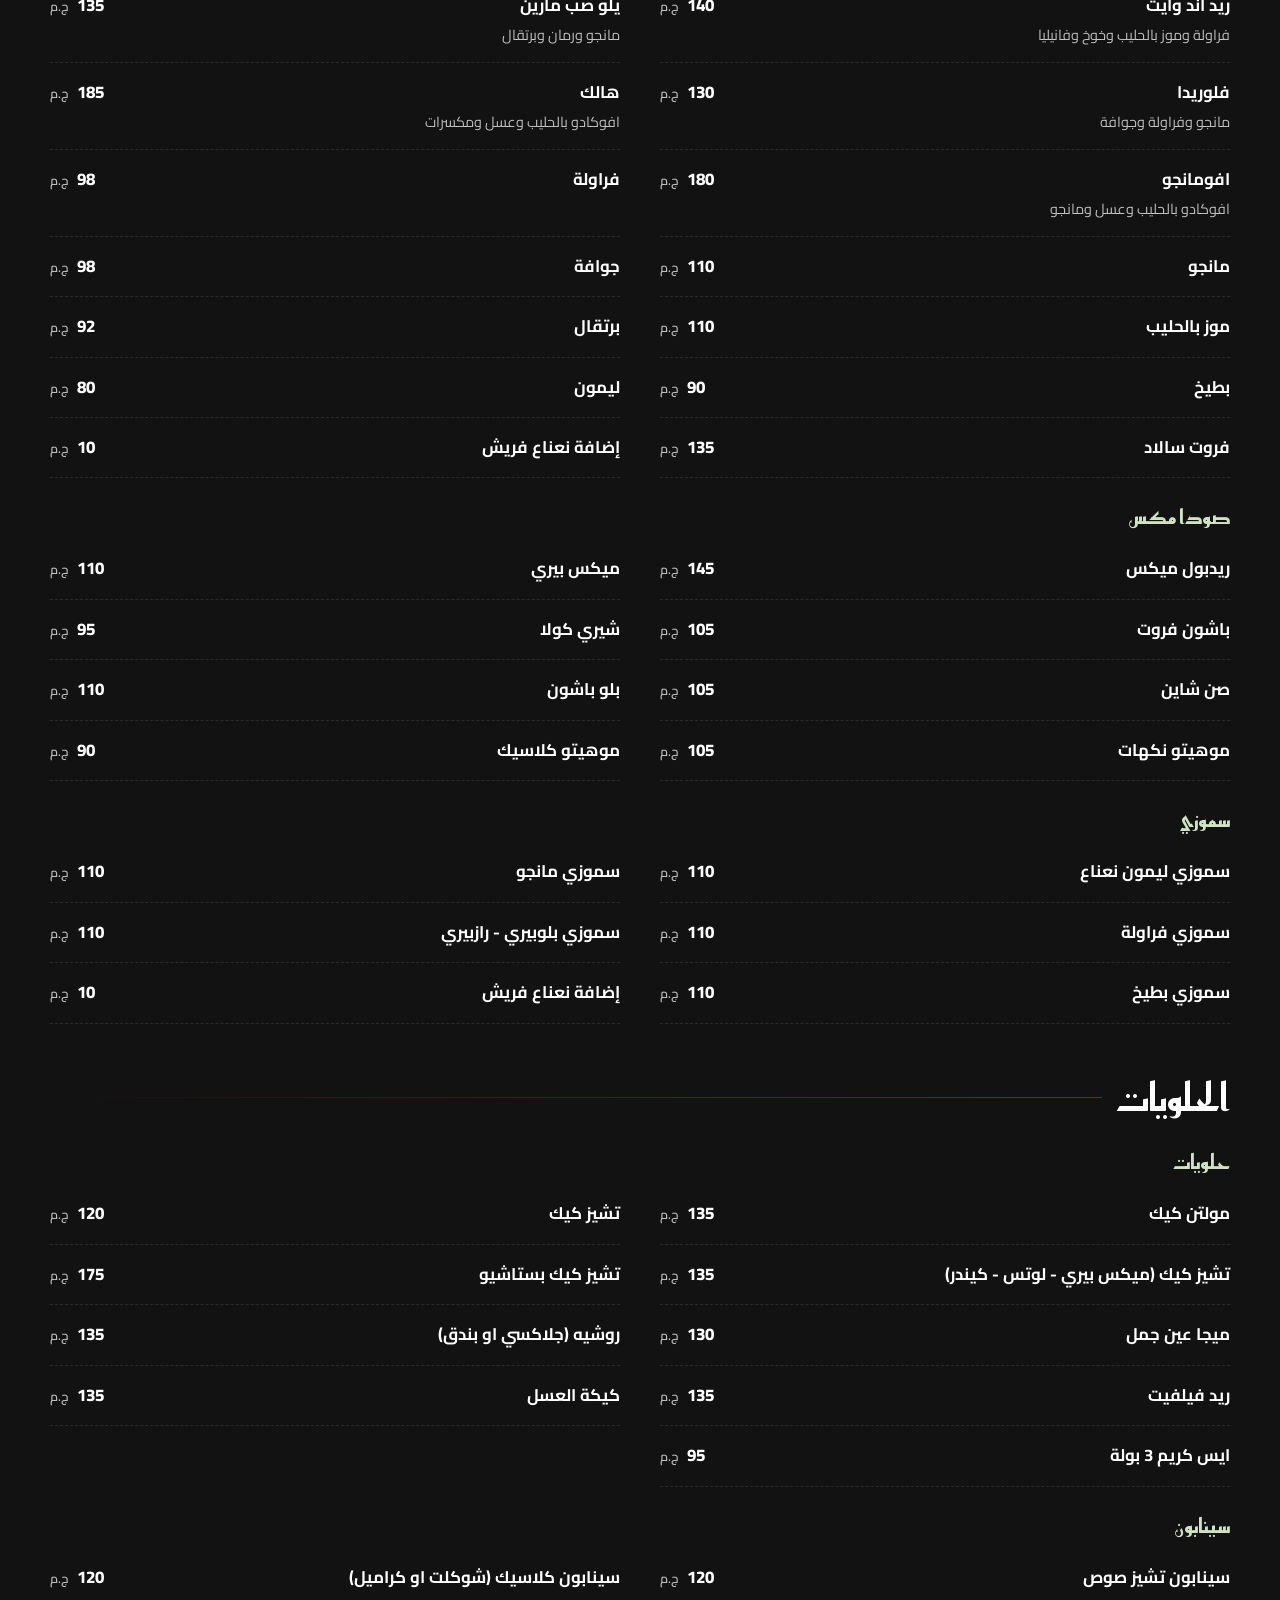
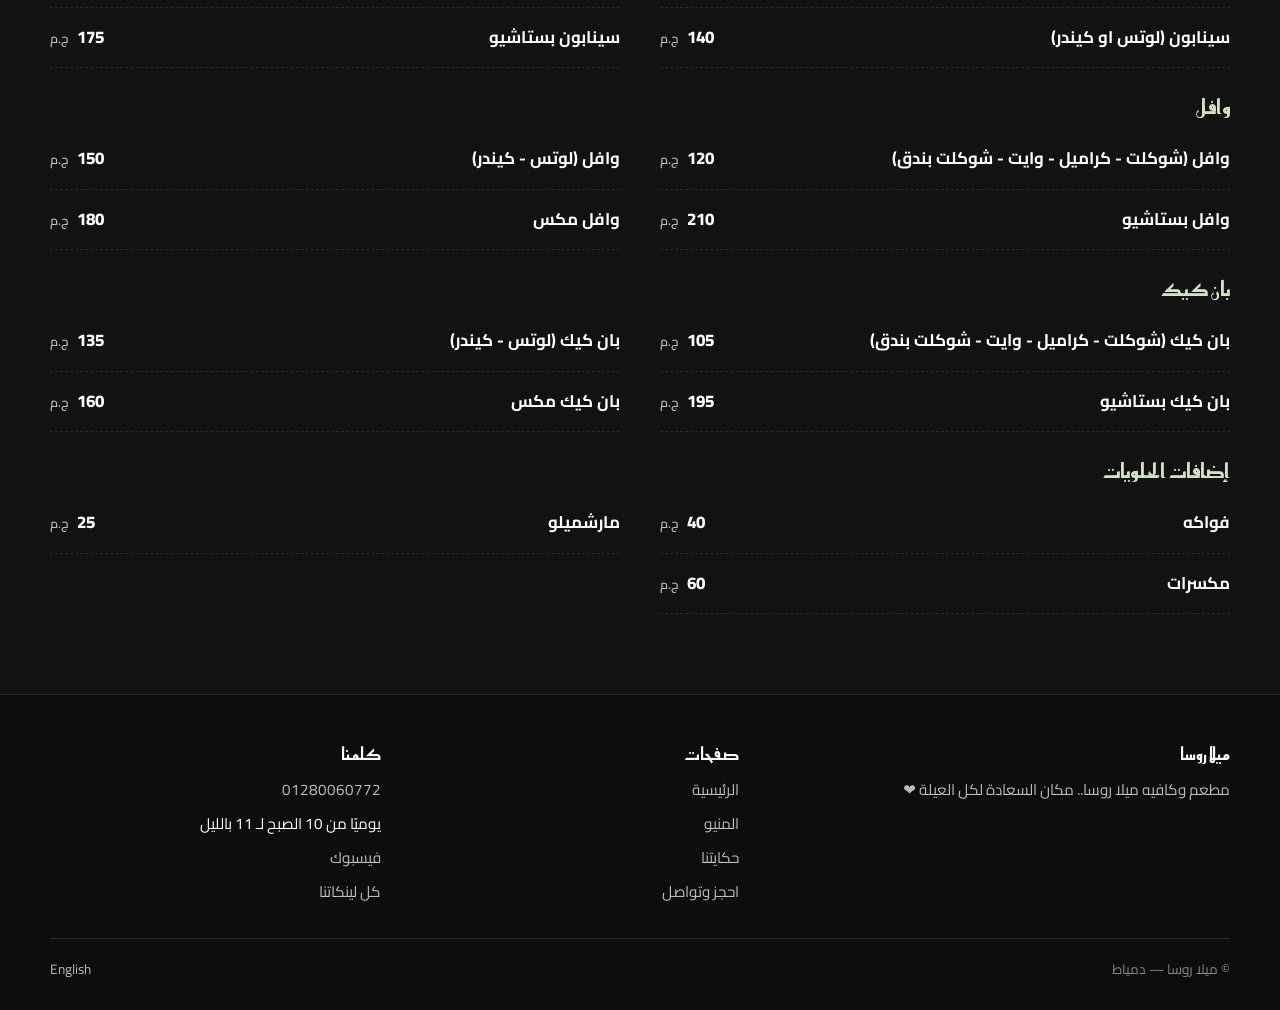
<file: ar/menu.html>
<!doctype html>
<html lang="ar-EG" dir="rtl">
<head>
<meta charset="utf-8">
<meta name="viewport" content="width=device-width,initial-scale=1">
<title>المنيو | ميلا روسا — مطعم وكافيه في دمياط</title>
<meta name="description" content="منيو ميلا روسا كامل: فطار فرع الكورنيش، أكل، كافيه، مشروبات وحلويات، بالأسعار بالجنيه المصري.">
<link rel="preconnect" href="https://fonts.googleapis.com"><link rel="preconnect" href="https://fonts.gstatic.com" crossorigin>
<link href="https://fonts.googleapis.com/css2?family=Cairo:wght@400;600;700;800&family=Reem+Kufi:wght@500;600&display=swap" rel="stylesheet">
<style>:root{--bg:#121212;--red:#8B1E14;--green:#2E4F23}*{box-sizing:border-box}body{margin:0;background:#121212;color:#fff;font-family:Cairo,Tajawal,system-ui,sans-serif;line-height:1.85;overflow-x:hidden}img{max-width:100%;display:block}.container{width:min(100% - 40px,1180px);margin-inline:auto}.nav{position:sticky;top:0;z-index:50;background:rgba(18,18,18,.9)}.nav__in{display:flex;align-items:center;justify-content:space-between;gap:16px;min-height:72px}.brand{display:flex;align-items:center;gap:10px;text-decoration:none;color:#fff}.brand__mark{width:42px;height:42px;border-radius:50%;overflow:hidden}.nav__links{display:flex;gap:4px}.nav__links a{text-decoration:none;padding:8px 14px}.toggle{display:none}@media(max-width:860px){.nav__links{position:fixed;inset:72px 0 auto 0;flex-direction:column;opacity:0;pointer-events:none;background:#141414}.toggle{display:inline-block}}</style>
<script>(function(d){d.classList.add('js');function f(){if(!window.__mrAr)d.classList.add('done')}addEventListener('error',function(){d.classList.add('done')},true);setTimeout(f,3000)})(document.documentElement)</script>
<link rel="stylesheet" href="assets/ar.css">
<link rel="icon" href="img/logo.jpg">
</head>
<body>
<a class="skip" href="#main">اتنقل للمحتوى</a>
<header class="nav"><div class="container nav__in">
<a class="brand" href="index.html"><span class="brand__mark"><img src="img/logo.jpg" alt="" width="42" height="42"></span><span><span class="brand__name">ميلا روسا</span><span class="brand__tag">مكان السعادة لكل العيلة</span></span></a>
<nav class="nav__links" id="nav-links" aria-label="القائمة الرئيسية"><a href="index.html">الرئيسية</a><a href="menu.html" aria-current="page">المنيو</a><a href="about.html">حكايتنا</a><a href="contact.html">احجز وتواصل</a></nav>
<div class="nav__act"><a class="lang" href="../index.html" hreflang="en" lang="en">EN | <b>عربي</b></a><a class="btn btn--red mag nav__cta" href="contact.html#booking">احجز ترابيزة</a><button class="toggle" type="button" aria-controls="nav-links" aria-expanded="false" aria-label="افتح القائمة"><span></span><span></span></button></div>
</div></header>

<main id="main">
<section class="section" style="padding-bottom:20px"><div class="container head">
<span class="eyebrow">المنيو كامل</span>
<h1 class="words" style="font-size:clamp(2rem,5vw,3.4rem)">اختار اللي على مزاجك</h1>
<p class="muted rv">من فطار الصبح لحد حلو آخر السهرة. الأسعار بالجنيه المصري وممكن تتغير، فلو حابب تتأكد كلمنا على <a href="tel:01280060772" class="ltr">01280060772</a>.</p>
</div></section>

<div class="tools"><div class="container">
<label class="sr" for="q" style="position:absolute;width:1px;height:1px;overflow:hidden;clip:rect(0 0 0 0)">ابحث في المنيو</label>
<input id="q" class="search" type="search" placeholder="ابحث عن صنف… مثلاً: بيتزا، لاتيه، كبسة" autocomplete="off">
<nav class="tabs" aria-label="أقسام المنيو"><a class="tab on" href="#breakfast">الفطار</a><a class="tab" href="#food">الأكل</a><a class="tab" href="#cafe">الكافيه</a><a class="tab" href="#drinks">المشروبات</a><a class="tab" href="#desserts">الحلويات</a></nav>
</div></div>

<div class="container" style="padding-bottom:80px">
<p id="empty" class="empty">مفيش صنف بالاسم ده… جرّب كلمة تانية.</p>

<section class="msec" id="breakfast"><h2>الفطار</h2>
<span class="badge">متاح في فرع الكورنيش</span>
<h3 class="sub">فطار</h3>
<ul class="items">
<li class="it"><b>صباح مانهاتن</b><span class="pr">130 <span class="cur"></span></span><small>بيض عيون مع هوت دوج وجبن شيدر، يقدم مع بطاطس مقلية وسلطة خضراء طازجة، وعيش توست محمص</small></li>
<li class="it"><b>مكسيكان كاساديا</b><span class="pr">155 <span class="cur"></span></span><small>خبز تورتيلا مكسيكي محشو بمزيج من الجبن السايحة، وقطع الدجاج المتبلة، والفلفل الرومي الملون، مع بطاطس مقلية وسلطة خضراء طازجة</small></li>
<li class="it"><b>الصباح المصري</b><span class="pr">140 <span class="cur"></span></span><small>تشكيلة من الأصناف المصرية الأصيلة تضم فول من اختيارك وفلافل مقرمشة، وباذنجان متبل، وجبنة بالطماطم، وتقدم مع بطاطس مقلية، وسلطة خضراء طازجة، وعيش بلدي</small></li>
<li class="it"><b>فرنش ستايل</b><span class="pr">145 <span class="cur"></span></span><small>كرواسون فرنسي طازج بحشوتك المفضلة، مع بطاطس مقلية ذهبية وسلطة خضراء طازجة. باختيارك من: التركي المدخن، أو ميكس جبن، أو جبن وسلامي، أو دجاج بالجبن</small></li>
<li class="it"><b>لندن سكرامبل</b><span class="pr">140 <span class="cur"></span></span><small>بيض كريمي بالطريقة الإنجليزية مع شرائح التركي المدخن أو السلامي، وجبن شيدر، مع بطاطس مقلية، سلطة خضراء طازجة، وعيش توست محمص</small></li>
<li class="it"><b>تشيزي سلامي أومليت</b><span class="pr">150 <span class="cur"></span></span><small>أومليت محشو بجبن الشيدر والموزاريلا السايحة وشرائح السلامي، مع بطاطس مقلية، سلطة خضراء طازجة، وعيش توست محمص</small></li>
<li class="it"><b>بيف دويتو</b><span class="pr">185 <span class="cur"></span></span><small>مزيج شهي من قطع السجق واللحم المفروم مع جبن الموزاريلا السايحة، مع بطاطس مقلية، سلطة خضراء طازجة وعيش توست محمص</small></li>
<li class="it"><b>تشكن ترميزين</b><span class="pr">150 <span class="cur"></span></span><small>ساندويتش محشي شرائح صدور دجاج مدخنة مع جبنة سايحة ومشروم وخس وطماطم ومايونيز مع بطاطس مقلية</small></li>
</ul>
<h3 class="sub">كرواسون حلو</h3>
<ul class="items">
<li class="it"><b>كرواسون سكالانس</b><span class="pr">125 <span class="cur"></span></span><small>كرواسون محشو قشطة بحلاوة طحينية شعر</small></li>
<li class="it"><b>كرواسون كريمي شوكلت</b><span class="pr">145 <span class="cur"></span></span><small>كرواسون محشو كريمة تشيز + نوتيلا</small></li>
<li class="it"><b>كرواسون كريمي بلوبيري</b><span class="pr">135 <span class="cur"></span></span><small>كرواسون محشو كريمة تشيز + بلوبيري</small></li>
<li class="it"><b>كرواسون كلاسيك (زبده)</b><span class="pr">115 <span class="cur"></span></span><small>كرواسون بالعسل والزبدة</small></li>
</ul>
</section>

<section class="msec" id="food"><h2>الأكل</h2>
<h3 class="sub">شوربة</h3>
<ul class="items">
<li class="it"><b>شوربة مشروم كريمي</b><span class="pr">98 <span class="cur"></span></span></li>
<li class="it"><b>شوربة دجاج كريمي</b><span class="pr">98 <span class="cur"></span></span></li>
<li class="it"><b>شوربة دجاج مشروم كريمي</b><span class="pr">145 <span class="cur"></span></span></li>
<li class="it"><b>شوربة لسان عصفور</b><span class="pr">55 <span class="cur"></span></span></li>
<li class="it"><b>شوربة كوارع</b><span class="pr">160 <span class="cur"></span></span></li>
</ul>
<h3 class="sub">مقبلات</h3>
<ul class="items">
<li class="it"><b>مكس مقبلات</b><span class="pr">160 <span class="cur"></span></span><small>تشكيلة من تشكن ستربس، فرايد موزاريلا، سمبوسك، وحلقات بصل</small></li>
<li class="it"><b>تشكن ستربس</b><span class="pr">95 <span class="cur"></span></span></li>
<li class="it"><b>حلقات بصل</b><span class="pr">70 <span class="cur"></span></span></li>
<li class="it"><b>فرايد موزاريلا</b><span class="pr">70 <span class="cur"></span></span></li>
<li class="it"><b>سمبوسك</b><span class="pr">80 <span class="cur"></span></span></li>
<li class="it"><b>محشي مشكل</b><span class="pr">90 <span class="cur"></span></span></li>
<li class="it"><b>ورق عنب</b><span class="pr">80 <span class="cur"></span></span></li>
<li class="it"><b>بطاطس بالجبنة</b><span class="pr">75 <span class="cur"></span></span></li>
</ul>
<h3 class="sub">سلطات</h3>
<ul class="items">
<li class="it"><b>تشكن سيزر سلاد</b><span class="pr">180 <span class="cur"></span></span></li>
<li class="it"><b>تونة سلاد</b><span class="pr">195 <span class="cur"></span></span></li>
<li class="it"><b>جريك سلاد</b><span class="pr">110 <span class="cur"></span></span></li>
<li class="it"><b>كول سلو</b><span class="pr">35 <span class="cur"></span></span></li>
<li class="it"><b>سلطة خضرا</b><span class="pr">35 <span class="cur"></span></span></li>
<li class="it"><b>ثومية</b><span class="pr">35 <span class="cur"></span></span></li>
<li class="it"><b>طحينة</b><span class="pr">30 <span class="cur"></span></span></li>
<li class="it"><b>مخلل</b><span class="pr">15 <span class="cur"></span></span></li>
</ul>
<h3 class="sub">أطباق رئيسية — لحوم</h3>
<ul class="items">
<li class="it"><b>موزة (ضاني او بتلو)</b><span class="pr">480 <span class="cur"></span></span></li>
<li class="it"><b>بيف فيليه</b><span class="pr">450 <span class="cur"></span></span></li>
<li class="it"><b>بيف بيكاتا مشروم</b><span class="pr">420 <span class="cur"></span></span></li>
<li class="it"><b>بيف فاهيتا</b><span class="pr">400 <span class="cur"></span></span></li>
<li class="it"><b>بيف ستروجانوف</b><span class="pr">400 <span class="cur"></span></span></li>
<li class="it"><b>سبشيال مكس جريل</b><span class="pr">410 <span class="cur"></span></span><small>2 كباب و2 كفتة لحم و2 شيش طاووق مع شريحة صدور دجاج وقطعة لحم روستو</small></li>
<li class="it"><b>مكس جريل</b><span class="pr">330 <span class="cur"></span></span><small>2 كفتة لحم و2 شيش طاووق مع شريحة صدور دجاج وقطعة لحم روستو</small></li>
</ul>
<h3 class="sub">أطباق رئيسية — فراخ</h3>
<ul class="items">
<li class="it"><b>تشكن سويت شيلي (حار)</b><span class="pr">295 <span class="cur"></span></span></li>
<li class="it"><b>تشكن كاري (حار)</b><span class="pr">310 <span class="cur"></span></span></li>
<li class="it"><b>تشكن بيكاتا مشروم</b><span class="pr">295 <span class="cur"></span></span></li>
<li class="it"><b>تشكن ليمون</b><span class="pr">295 <span class="cur"></span></span></li>
<li class="it"><b>تشكن فاهيتا</b><span class="pr">280 <span class="cur"></span></span></li>
<li class="it"><b>كوردن بلو</b><span class="pr">330 <span class="cur"></span></span></li>
<li class="it"><b>تشكن كانتري كرسبي</b><span class="pr">330 <span class="cur"></span></span></li>
<li class="it"><b>تشكن بانيه</b><span class="pr">295 <span class="cur"></span></span></li>
</ul>
<p class="note">جميع الأطباق الرئيسية تُقدَّم مع اثنين من الأطباق الجانبية أو مكرونة.</p>
<h3 class="sub">باستا</h3>
<ul class="items">
<li class="it"><b>بيف بيبر</b><span class="pr">290 <span class="cur"></span></span><small>مكرونة فيتوتشيني مع شرائح اللحم الطرية والمشروم الطازج، في صوص الفلفل الأسود الكريمي</small></li>
<li class="it"><b>تشكن بستو</b><span class="pr">240 <span class="cur"></span></span><small>مكرونة فيتوتشيني مع قطع صدور الدجاج المشوية في صوص البيستو الكريمي</small></li>
<li class="it"><b>تشكن ميلانيز</b><span class="pr">220 <span class="cur"></span></span><small>مكرونة بنا مع صوص بينك وقطع الدجاج المقرمشة مغطاة موزاريلا وشيدر</small></li>
<li class="it"><b>تشكن بينك</b><span class="pr">205 <span class="cur"></span></span><small>مكرونة بنا مع صوص بينك وشرائح صدور دجاج مشوية</small></li>
<li class="it"><b>ميت بولز</b><span class="pr">190 <span class="cur"></span></span><small>مكرونة سباجيتي مع كرات اللحم المفروم وصوص الطماطم الإيطالي</small></li>
<li class="it"><b>تشكن ألفريدو</b><span class="pr">210 <span class="cur"></span></span><small>مكرونة فيتوتشيني مع قطع صدور الدجاج المشوية والمشروم الطازج، في صوص الألفريدو الكريمي</small></li>
<li class="it"><b>تشكن نجرسكو</b><span class="pr">215 <span class="cur"></span></span><small>مكرونة بنا مع قطع صدور الدجاج في صوص نجرسكو كريمي، مغطاة بجبنة موزاريلا</small></li>
</ul>
<h3 class="sub">برجر</h3>
<ul class="items">
<li class="it"><b>مشروم تشيز برجر</b><span class="pr">220 <span class="cur"></span></span><small>قطعة برجر لحم بقري مشوية، مع جبنة أمريكان، مشروم سوتيه، بصل مكرمل، وصوص مايونيز</small></li>
<li class="it"><b>هيكوري باربيكيو برجر</b><span class="pr">205 <span class="cur"></span></span><small>قطعة برجر لحم بقري مشوية، مع جبنة أمريكان، بيف بيكون، بصل مكرمل، خيار مخلل، وصوص باربيكيو المدخن</small></li>
<li class="it"><b>ذا هيل برجر (حار)</b><span class="pr">200 <span class="cur"></span></span><small>قطعة برجر لحم بقري مشوية، مع جبنة أمريكان، بصل مقرمش، شرائح فلفل هالبينو الحار، خس، خيار مخلل، وصوص سبايسي مايو</small></li>
<li class="it"><b>كلاسيك تشيز برجر</b><span class="pr">190 <span class="cur"></span></span><small>قطعة برجر لحم بقري مشوية، مع جبنة أمريكان، خس، طماطم، خيار مخلل</small></li>
</ul>
<h3 class="sub">ساندويتشات</h3>
<ul class="items">
<li class="it"><b>بيف ستيك</b><span class="pr">220 <span class="cur"></span></span><small>شرائح لحم مشوية مع المشروم، البصل المكرمل، الفلفل الحلو، وجبنة الموزاريلا</small></li>
<li class="it"><b>كفتة</b><span class="pr">140 <span class="cur"></span></span></li>
<li class="it"><b>تشكن كرسبي</b><span class="pr">130 <span class="cur"></span></span></li>
<li class="it"><b>صدور دجاج</b><span class="pr">130 <span class="cur"></span></span></li>
<li class="it"><b>تشكن فاهيتا</b><span class="pr">120 <span class="cur"></span></span></li>
<li class="it"><b>شيش طاووق</b><span class="pr">120 <span class="cur"></span></span></li>
<li class="it"><b>تونة</b><span class="pr">130 <span class="cur"></span></span></li>
</ul>
<h3 class="sub">بيتزا</h3>
<ul class="items">
<li class="it"><b>مارجريتا</b><span class="pr">160 <span class="cur"></span></span></li>
<li class="it"><b>خضراوات</b><span class="pr">170 <span class="cur"></span></span></li>
<li class="it"><b>مكس تشيز</b><span class="pr">190 <span class="cur"></span></span></li>
<li class="it"><b>تشكن سوبريم</b><span class="pr">260 <span class="cur"></span></span><small>قطع دجاج مشوي وقطع دجاج مقرمش مع تركي مدخن</small></li>
<li class="it"><b>سوبر سوبريم</b><span class="pr">اسأل عن السعر</span><small>هوت دوج وبيبروني ولحم مفروم</small></li>
<li class="it"><b>تشكن رانش</b><span class="pr">225 <span class="cur"></span></span></li>
<li class="it"><b>تشكن باربيكيو</b><span class="pr">225 <span class="cur"></span></span></li>
<li class="it"><b>تونة</b><span class="pr">230 <span class="cur"></span></span></li>
<li class="it"><b>بيبروني</b><span class="pr">210 <span class="cur"></span></span></li>
<li class="it"><b>بيتزا مكس</b><span class="pr">240 <span class="cur"></span></span><small>تقدم نوعين من اختيارك</small></li>
<li class="it"><b>إضافة: حشو أطراف</b><span class="pr">40 <span class="cur"></span></span></li>
<li class="it"><b>إضافة: إضافة موتزاريلا</b><span class="pr">40 <span class="cur"></span></span></li>
<li class="it"><b>إضافة: هالبينو حار</b><span class="pr">25 <span class="cur"></span></span></li>
</ul>
<h3 class="sub">ريزو</h3>
<ul class="items">
<li class="it"><b>تشكن كرسبي</b><span class="pr">160 <span class="cur"></span></span></li>
<li class="it"><b>صدور مشوية</b><span class="pr">160 <span class="cur"></span></span></li>
<li class="it"><b>شيش طاووق</b><span class="pr">150 <span class="cur"></span></span></li>
<li class="it"><b>كفتة</b><span class="pr">170 <span class="cur"></span></span></li>
</ul>
<h3 class="sub">وجبات أطفال</h3>
<ul class="items">
<li class="it"><b>ميني ستربس</b><span class="pr">185 <span class="cur"></span></span><small>قطع دجاج ستربس مقرمشة مع بطاطس مقلية وكاتشب ولعبة أطفال</small></li>
<li class="it"><b>ميني جريلد</b><span class="pr">185 <span class="cur"></span></span><small>شرائح صدور دجاج مشوية مع أرز بسمتي وصوص رانش ولعبة أطفال</small></li>
</ul>
<h3 class="sub">المشويات</h3>
<div class="tblwrap"><table class="grills"><thead><tr><th>الصنف</th><th>½ كيلو</th><th>⅓ كيلو</th><th>¼ كيلو</th></tr></thead><tbody>
<tr><td>كباب</td><td>650</td><td>500</td><td>350</td></tr>
<tr><td>كفتة</td><td>460</td><td>330</td><td>255</td></tr>
<tr><td>كباب وكفتة</td><td>550</td><td>420</td><td>300</td></tr>
<tr><td>ريش</td><td>740</td><td>570</td><td>400</td></tr>
<tr><td>طرب</td><td>550</td><td>420</td><td>300</td></tr>
<tr><td>نيفة</td><td>550</td><td>420</td><td>300</td></tr>
<tr><td>مشكل لحوم <small class="muted">(كباب - كفتة - نيفة - طرب)</small></td><td>600</td><td>—</td><td>—</td></tr>
<tr><td>شيش طاووق</td><td>350</td><td>240</td><td>185</td></tr>
<tr><td>صدور فيليه مشوية</td><td>400</td><td>280</td><td>200</td></tr>
<tr><td>نص فرخة ع الفحم</td><td>200</td><td>—</td><td>—</td></tr>
</tbody></table></div>
<p class="note">الأسعار بالجنيه المصري. جميع طلبات المشويات تقدّم مع طحينة ومخلل وعيش.</p>
<h3 class="sub">صواني</h3>
<ul class="items">
<li class="it"><b>صنية الاكيلة</b><span class="pr">1250 <span class="cur"></span></span><small>تكفي من 3:4 أفراد — كيلو مشكل من كباب وكفتة لحم وطرب وشيش طاووق مع 1 طاجن بشاميل باللحم</small></li>
<li class="it"><b>صنية العزومة</b><span class="pr">1050 <span class="cur"></span></span><small>تكفي من 3:4 أفراد — 4 كفتة لحم و4 شيش طاووق و4 ستربس و4 بانيه مع 1 ملوخية</small></li>
<li class="it"><b>صنية السعادة</b><span class="pr">730 <span class="cur"></span></span><small>تكفي من 2:3 أفراد — نص فرخة ع الفحم مع 3 كفتة لحم و3 صدور دجاج مع 1 ملوخية</small></li>
<li class="it"><b>الصنية الاقتصادية</b><span class="pr">640 <span class="cur"></span></span><small>تكفي من 2:3 أفراد — 4 كفتة لحم و4 صدور فراخ و4 شيش طاووق</small></li>
</ul>
<p class="note">جميع الصواني تقدم مع محاشي مشكل وبطاطس وأرز بسمتي وطحينة وسلطة ومخلل وعيش.</p>
<h3 class="sub">طواجن</h3>
<ul class="items">
<li class="it"><b>طاجن خضار سادة</b><span class="pr">70 <span class="cur"></span></span><small>ملوخية - بامية - بطاطس - تورلي</small></li>
<li class="it"><b>طاجن خضار باللحم</b><span class="pr">250 <span class="cur"></span></span><small>يقدم مع أرز أبيض بالشعرية</small></li>
<li class="it"><b>طاجن لحم بالبصل</b><span class="pr">310 <span class="cur"></span></span><small>يقدم مع أرز أبيض بالشعرية</small></li>
<li class="it"><b>طاجن بطاطس بالنيفة</b><span class="pr">340 <span class="cur"></span></span><small>يقدم مع أرز أبيض بالشعرية</small></li>
<li class="it"><b>طاجن لسان عصفور باللحم</b><span class="pr">270 <span class="cur"></span></span></li>
<li class="it"><b>طاجن ورق عنب نيفة</b><span class="pr">380 <span class="cur"></span></span></li>
<li class="it"><b>طاجن ورق عنب لحم</b><span class="pr">350 <span class="cur"></span></span></li>
<li class="it"><b>طاجن بشاميل باللحم</b><span class="pr">140 <span class="cur"></span></span></li>
</ul>
<h3 class="sub">كبسة</h3>
<ul class="items">
<li class="it"><b>كبسة اللذة</b><span class="pr">500 <span class="cur"></span></span><small>مزيج من قطع اللحم والدجاج مع أرز الكبسة بالخضار والمكسرات، ويُقدم مع ورق العنب</small></li>
<li class="it"><b>كبسة نيفة ضاني</b><span class="pr">340 <span class="cur"></span></span></li>
<li class="it"><b>كبسة لحم ضاني</b><span class="pr">320 <span class="cur"></span></span></li>
<li class="it"><b>كبسة لحم روستو</b><span class="pr">320 <span class="cur"></span></span></li>
<li class="it"><b>كبسة فراخ</b><span class="pr">270 <span class="cur"></span></span></li>
</ul>
<h3 class="sub">فتة</h3>
<ul class="items">
<li class="it"><b>فتة نيفة ضاني</b><span class="pr">340 <span class="cur"></span></span></li>
<li class="it"><b>فتة لحم ضاني</b><span class="pr">320 <span class="cur"></span></span></li>
<li class="it"><b>فتة لحم روستو</b><span class="pr">320 <span class="cur"></span></span></li>
<li class="it"><b>فتة سادة</b><span class="pr">70 <span class="cur"></span></span></li>
</ul>
</section>

<section class="msec" id="cafe"><h2>الكافيه</h2>
<h3 class="sub">القهوة الإيطالية</h3>
<ul class="items">
<li class="it"><b>اسبريسو</b><span class="pr">65 <span class="cur"></span></span></li>
<li class="it"><b>امريكانو</b><span class="pr">70 <span class="cur"></span></span></li>
<li class="it"><b>ماكياتو</b><span class="pr">72 <span class="cur"></span></span></li>
<li class="it"><b>كورتادو</b><span class="pr">85 <span class="cur"></span></span></li>
<li class="it"><b>فلات وايت</b><span class="pr">90 <span class="cur"></span></span></li>
<li class="it"><b>لاتيه</b><span class="pr">85 <span class="cur"></span></span></li>
<li class="it"><b>كابتشينو</b><span class="pr">90 <span class="cur"></span></span></li>
<li class="it"><b>موكا (دارك-وايت)</b><span class="pr">95 <span class="cur"></span></span></li>
<li class="it"><b>هوت سبانش لاتيه</b><span class="pr">110 <span class="cur"></span></span></li>
</ul>
<h3 class="sub">ماتشا</h3>
<ul class="items">
<li class="it"><b>هوت ماتشا فانيلا</b><span class="pr">105 <span class="cur"></span></span></li>
<li class="it"><b>ايس ماتشا فانيلا</b><span class="pr">110 <span class="cur"></span></span></li>
<li class="it"><b>ايس ماتشا مانجو</b><span class="pr">115 <span class="cur"></span></span></li>
<li class="it"><b>ايس ماتشا فراولة</b><span class="pr">115 <span class="cur"></span></span></li>
<li class="it"><b>ايس ماتشا مكس بيري</b><span class="pr">115 <span class="cur"></span></span></li>
</ul>
<h3 class="sub">قهوة مختصة</h3>
<ul class="items">
<li class="it"><b>V60</b><span class="pr">110 <span class="cur"></span></span></li>
<li class="it"><b>كولد برو</b><span class="pr">110 <span class="cur"></span></span></li>
</ul>
<h3 class="sub">قهوة مثلجة</h3>
<ul class="items">
<li class="it"><b>ايس امريكانو</b><span class="pr">80 <span class="cur"></span></span></li>
<li class="it"><b>ايس لاتيه</b><span class="pr">95 <span class="cur"></span></span></li>
<li class="it"><b>ايس كابتشنو</b><span class="pr">100 <span class="cur"></span></span></li>
<li class="it"><b>ايس موكا (دارك - وايت)</b><span class="pr">110 <span class="cur"></span></span></li>
<li class="it"><b>اسبرسو افوكادو</b><span class="pr">95 <span class="cur"></span></span></li>
<li class="it"><b>ايس سبانش لاتيه</b><span class="pr">120 <span class="cur"></span></span></li>
<li class="it"><b>ايس كراميل ماكياتو</b><span class="pr">110 <span class="cur"></span></span></li>
<li class="it"><b>ايس لاتيه بستاشيو</b><span class="pr">150 <span class="cur"></span></span></li>
<li class="it"><b>فرابتشينو كراميل</b><span class="pr">120 <span class="cur"></span></span></li>
<li class="it"><b>فرابتشينو شوكلت</b><span class="pr">115 <span class="cur"></span></span></li>
<li class="it"><b>فرابتشينو بندق</b><span class="pr">120 <span class="cur"></span></span></li>
</ul>
<h3 class="sub">إضافات القهوة</h3>
<ul class="items">
<li class="it"><b>فليفر</b><span class="pr">25 <span class="cur"></span></span></li>
<li class="it"><b>شوت اسبرسو</b><span class="pr">40 <span class="cur"></span></span></li>
<li class="it"><b>كريمة مخفوقة</b><span class="pr">25 <span class="cur"></span></span></li>
</ul>
<h3 class="sub">مشروبات ساخنة — هوت شوكلت</h3>
<ul class="items">
<li class="it"><b>كلاسيك هوت شوكلت</b><span class="pr">85 <span class="cur"></span></span></li>
<li class="it"><b>وايت هوت شوكلت</b><span class="pr">95 <span class="cur"></span></span></li>
<li class="it"><b>هوت شوكلت بندق</b><span class="pr">95 <span class="cur"></span></span></li>
<li class="it"><b>هوت كيندر</b><span class="pr">98 <span class="cur"></span></span></li>
<li class="it"><b>إضافة مارشميلو</b><span class="pr">25 <span class="cur"></span></span></li>
</ul>
<h3 class="sub">مشروبات ساخنة — قهوة</h3>
<ul class="items">
<li class="it"><b>قهوة تركي سنجل</b><span class="pr">45 <span class="cur"></span></span></li>
<li class="it"><b>قهوة تركي دبل</b><span class="pr">60 <span class="cur"></span></span></li>
<li class="it"><b>قهوة فرنساوي</b><span class="pr">70 <span class="cur"></span></span></li>
<li class="it"><b>قهوة فرنساوي نكهات</b><span class="pr">85 <span class="cur"></span></span></li>
<li class="it"><b>نسكافيه بلاك</b><span class="pr">70 <span class="cur"></span></span></li>
<li class="it"><b>نسكافيه حليب</b><span class="pr">85 <span class="cur"></span></span></li>
</ul>
<h3 class="sub">شاي وأعشاب</h3>
<ul class="items">
<li class="it"><b>شاي</b><span class="pr">38 <span class="cur"></span></span></li>
<li class="it"><b>شاي براد</b><span class="pr">48 <span class="cur"></span></span></li>
<li class="it"><b>شاي حليب</b><span class="pr">60 <span class="cur"></span></span></li>
<li class="it"><b>هوت ابل سيدر</b><span class="pr">65 <span class="cur"></span></span></li>
<li class="it"><b>انتي فلو</b><span class="pr">60 <span class="cur"></span></span></li>
<li class="it"><b>اعشاب</b><span class="pr">40 <span class="cur"></span></span></li>
</ul>
</section>

<section class="msec" id="drinks"><h2>المشروبات</h2>
<h3 class="sub">ميلك شيك</h3>
<ul class="items">
<li class="it"><b>تشيز كيك شيك</b><span class="pr">150 <span class="cur"></span></span></li>
<li class="it"><b>كيندر شيك</b><span class="pr">135 <span class="cur"></span></span></li>
<li class="it"><b>بلوبيري شيك</b><span class="pr">110 <span class="cur"></span></span></li>
<li class="it"><b>اوريو شيك</b><span class="pr">115 <span class="cur"></span></span></li>
<li class="it"><b>لوتس شيك</b><span class="pr">135 <span class="cur"></span></span></li>
<li class="it"><b>بستاشيو شيك</b><span class="pr">160 <span class="cur"></span></span></li>
<li class="it"><b>شيك (فانيلا / شوكلت)</b><span class="pr">95 <span class="cur"></span></span></li>
<li class="it"><b>شيك (كراميل / شوكلت بندق)</b><span class="pr">100 <span class="cur"></span></span></li>
<li class="it"><b>شيك (مانجو / فراولة)</b><span class="pr">100 <span class="cur"></span></span></li>
<li class="it"><b>إضافة كريمة مخفوقة</b><span class="pr">25 <span class="cur"></span></span></li>
</ul>
<h3 class="sub">عصائر وكوكتيل</h3>
<ul class="items">
<li class="it"><b>ريد اند وايت</b><span class="pr">140 <span class="cur"></span></span><small>فراولة وموز بالحليب وخوخ وفانيليا</small></li>
<li class="it"><b>يلو صب مارين</b><span class="pr">135 <span class="cur"></span></span><small>مانجو ورمان وبرتقال</small></li>
<li class="it"><b>فلوريدا</b><span class="pr">130 <span class="cur"></span></span><small>مانجو وفراولة وجوافة</small></li>
<li class="it"><b>هالك</b><span class="pr">185 <span class="cur"></span></span><small>افوكادو بالحليب وعسل ومكسرات</small></li>
<li class="it"><b>افومانجو</b><span class="pr">180 <span class="cur"></span></span><small>افوكادو بالحليب وعسل ومانجو</small></li>
<li class="it"><b>فراولة</b><span class="pr">98 <span class="cur"></span></span></li>
<li class="it"><b>مانجو</b><span class="pr">110 <span class="cur"></span></span></li>
<li class="it"><b>جوافة</b><span class="pr">98 <span class="cur"></span></span></li>
<li class="it"><b>موز بالحليب</b><span class="pr">110 <span class="cur"></span></span></li>
<li class="it"><b>برتقال</b><span class="pr">92 <span class="cur"></span></span></li>
<li class="it"><b>بطيخ</b><span class="pr">90 <span class="cur"></span></span></li>
<li class="it"><b>ليمون</b><span class="pr">80 <span class="cur"></span></span></li>
<li class="it"><b>فروت سالاد</b><span class="pr">135 <span class="cur"></span></span></li>
<li class="it"><b>إضافة نعناع فريش</b><span class="pr">10 <span class="cur"></span></span></li>
</ul>
<h3 class="sub">صودا مكس</h3>
<ul class="items">
<li class="it"><b>ريدبول ميكس</b><span class="pr">145 <span class="cur"></span></span></li>
<li class="it"><b>ميكس بيري</b><span class="pr">110 <span class="cur"></span></span></li>
<li class="it"><b>باشون فروت</b><span class="pr">105 <span class="cur"></span></span></li>
<li class="it"><b>شيري كولا</b><span class="pr">95 <span class="cur"></span></span></li>
<li class="it"><b>صن شاين</b><span class="pr">105 <span class="cur"></span></span></li>
<li class="it"><b>بلو باشون</b><span class="pr">110 <span class="cur"></span></span></li>
<li class="it"><b>موهيتو نكهات</b><span class="pr">105 <span class="cur"></span></span></li>
<li class="it"><b>موهيتو كلاسيك</b><span class="pr">90 <span class="cur"></span></span></li>
</ul>
<h3 class="sub">سموزي</h3>
<ul class="items">
<li class="it"><b>سموزي ليمون نعناع</b><span class="pr">110 <span class="cur"></span></span></li>
<li class="it"><b>سموزي مانجو</b><span class="pr">110 <span class="cur"></span></span></li>
<li class="it"><b>سموزي فراولة</b><span class="pr">110 <span class="cur"></span></span></li>
<li class="it"><b>سموزي بلوبيري - رازبيري</b><span class="pr">110 <span class="cur"></span></span></li>
<li class="it"><b>سموزي بطيخ</b><span class="pr">110 <span class="cur"></span></span></li>
<li class="it"><b>إضافة نعناع فريش</b><span class="pr">10 <span class="cur"></span></span></li>
</ul>
</section>

<section class="msec" id="desserts"><h2>الحلويات</h2>
<h3 class="sub">حلويات</h3>
<ul class="items">
<li class="it"><b>مولتن كيك</b><span class="pr">135 <span class="cur"></span></span></li>
<li class="it"><b>تشيز كيك</b><span class="pr">120 <span class="cur"></span></span></li>
<li class="it"><b>تشيز كيك (ميكس بيري - لوتس - كيندر)</b><span class="pr">135 <span class="cur"></span></span></li>
<li class="it"><b>تشيز كيك بستاشيو</b><span class="pr">175 <span class="cur"></span></span></li>
<li class="it"><b>ميجا عين جمل</b><span class="pr">130 <span class="cur"></span></span></li>
<li class="it"><b>روشيه (جلاكسي او بندق)</b><span class="pr">135 <span class="cur"></span></span></li>
<li class="it"><b>ريد فيلفيت</b><span class="pr">135 <span class="cur"></span></span></li>
<li class="it"><b>كيكة العسل</b><span class="pr">135 <span class="cur"></span></span></li>
<li class="it"><b>ايس كريم 3 بولة</b><span class="pr">95 <span class="cur"></span></span></li>
</ul>
<h3 class="sub">سينابون</h3>
<ul class="items">
<li class="it"><b>سينابون تشيز صوص</b><span class="pr">120 <span class="cur"></span></span></li>
<li class="it"><b>سينابون كلاسيك (شوكلت او كراميل)</b><span class="pr">120 <span class="cur"></span></span></li>
<li class="it"><b>سينابون (لوتس او كيندر)</b><span class="pr">140 <span class="cur"></span></span></li>
<li class="it"><b>سينابون بستاشيو</b><span class="pr">175 <span class="cur"></span></span></li>
</ul>
<h3 class="sub">وافل</h3>
<ul class="items">
<li class="it"><b>وافل (شوكلت - كراميل - وايت - شوكلت بندق)</b><span class="pr">120 <span class="cur"></span></span></li>
<li class="it"><b>وافل (لوتس - كيندر)</b><span class="pr">150 <span class="cur"></span></span></li>
<li class="it"><b>وافل بستاشيو</b><span class="pr">210 <span class="cur"></span></span></li>
<li class="it"><b>وافل مكس</b><span class="pr">180 <span class="cur"></span></span></li>
</ul>
<h3 class="sub">بان كيك</h3>
<ul class="items">
<li class="it"><b>بان كيك (شوكلت - كراميل - وايت - شوكلت بندق)</b><span class="pr">105 <span class="cur"></span></span></li>
<li class="it"><b>بان كيك (لوتس - كيندر)</b><span class="pr">135 <span class="cur"></span></span></li>
<li class="it"><b>بان كيك بستاشيو</b><span class="pr">195 <span class="cur"></span></span></li>
<li class="it"><b>بان كيك مكس</b><span class="pr">160 <span class="cur"></span></span></li>
</ul>
<h3 class="sub">إضافات الحلويات</h3>
<ul class="items">
<li class="it"><b>فواكه</b><span class="pr">40 <span class="cur"></span></span></li>
<li class="it"><b>مارشميلو</b><span class="pr">25 <span class="cur"></span></span></li>
<li class="it"><b>مكسرات</b><span class="pr">60 <span class="cur"></span></span></li>
</ul>
</section>
</div>
</main>

<footer class="foot"><div class="container">
<div class="foot__g">
<div><h3>ميلا روسا</h3><p class="muted">مطعم وكافيه ميلا روسا.. مكان السعادة لكل العيلة ❤️</p></div>
<div><h3>صفحات</h3><ul><li><a href="index.html">الرئيسية</a></li><li><a href="menu.html">المنيو</a></li><li><a href="about.html">حكايتنا</a></li><li><a href="contact.html">احجز وتواصل</a></li></ul></div>
<div><h3>كلمنا</h3><ul><li><a href="tel:01280060772" class="ltr">01280060772</a></li><li>يوميًا من 10 الصبح لـ 11 بالليل</li><li><a href="https://www.facebook.com/melarossa.eg" target="_blank" rel="noopener">فيسبوك</a></li><li><a href="https://linktr.ee/Melarossa.eg" target="_blank" rel="noopener">كل لينكاتنا</a></li></ul></div>
</div>
<div class="foot__b"><span>© ميلا روسا — دمياط</span><a href="../index.html" lang="en">English</a></div>
</div></footer>
<script src="assets/ar.js" defer></script>
</body>
</html>
</file>
<file: styles.css>
/* =========================================================
   Mela Rossa Restaurant & Cafe
   Plain CSS. Only transform and opacity are animated.
   Easings: spring = cubic-bezier(0.34,1.56,0.64,1)
            fluid  = cubic-bezier(0.16,1,0.3,1)
   ========================================================= */

:root {
  --dark: #121212;
  --dark-2: #1a1a1a;
  --dark-3: #222222;
  --red: #8B1E14;
  --red-hover: #a3251a;
  --green: #2E4F23;
  --green-line: rgba(46, 79, 35, 0.45);
  --white: #FFFFFF;
  --muted: rgba(255, 255, 255, 0.68);
  --line: rgba(255, 255, 255, 0.10);

  --font-head: "Playfair Display", Georgia, "Times New Roman", serif;
  --font-body: "Inter", system-ui, -apple-system, "Segoe UI", Roboto, sans-serif;

  --ease-spring: cubic-bezier(0.34, 1.56, 0.64, 1);
  --ease-fluid: cubic-bezier(0.16, 1, 0.3, 1);

  --radius: 14px;
  --radius-sm: 10px;
  --container: 1200px;
  --nav-h: 76px;
}

*, *::before, *::after { box-sizing: border-box; }

html { background: var(--dark); scroll-behavior: smooth; scroll-padding-top: var(--nav-h); }

body {
  margin: 0;
  background: var(--dark);
  color: var(--white);
  font-family: var(--font-body);
  font-size: 16px;
  line-height: 1.6;
  -webkit-font-smoothing: antialiased;
  overflow-x: hidden;
}

img { display: block; max-width: 100%; height: auto; }
a { color: inherit; }
button { font: inherit; color: inherit; }
[hidden] { display: none !important; }

.sr-only {
  position: absolute !important;
  width: 1px;
  height: 1px;
  padding: 0;
  margin: -1px;
  overflow: hidden;
  clip: rect(0 0 0 0);
  white-space: nowrap;
  border: 0;
}

.skip-link {
  position: absolute;
  top: 8px;
  left: 8px;
  z-index: 100;
  padding: 10px 16px;
  border-radius: 999px;
  background: var(--red);
  color: var(--white);
  text-decoration: none;
  transform: translate3d(0, -160%, 0);
}
.skip-link:focus { transform: none; }

.container {
  width: 100%;
  max-width: var(--container);
  margin-inline: auto;
  padding-inline: 24px;
}

.eyebrow {
  margin: 0 0 12px;
  color: var(--muted);
  font-size: 0.78rem;
  font-weight: 600;
  letter-spacing: 0.18em;
  text-transform: uppercase;
}

h1, h2, h3 { font-family: var(--font-head); font-weight: 600; line-height: 1.12; margin: 0; }

:focus-visible { outline: 2px solid var(--white); outline-offset: 3px; }

/* ---------- Buttons ---------- */
.btn {
  display: inline-flex;
  align-items: center;
  justify-content: center;
  gap: 8px;
  min-height: 48px;
  padding: 0 24px;
  border: 1px solid transparent;
  border-radius: 999px;
  font-weight: 600;
  font-size: 0.95rem;
  line-height: 1.2;
  text-decoration: none;
  white-space: nowrap;
  cursor: pointer;
  transition: transform 0.5s var(--ease-fluid), opacity 0.3s var(--ease-fluid);
}
.btn--red { background: var(--red); color: var(--white); }
.btn--red:hover { background: var(--red-hover); }
.btn--ghost { border-color: rgba(255, 255, 255, 0.35); background: transparent; color: var(--white); }
.btn--ghost:hover { border-color: var(--white); }
.btn:active { opacity: 0.85; }

.magnetic { will-change: transform; }

/* ---------- Brand ---------- */
.brand { display: inline-flex; align-items: center; gap: 10px; text-decoration: none; color: var(--white); min-width: 0; }
.brand__mark { flex: none; width: 44px; height: 44px; }
.brand__mark .steam { transform-origin: 50% 100%; animation: steam 3.2s var(--ease-fluid) infinite; }
.brand__text { display: flex; flex-direction: column; line-height: 1.05; }
.brand__name { font-family: var(--font-head); font-weight: 700; font-size: 1.15rem; letter-spacing: 0.08em; white-space: nowrap; }
.brand__tag { font-size: 0.6rem; letter-spacing: 0.26em; color: var(--muted); margin-top: 3px; white-space: nowrap; }

@keyframes steam {
  0%   { opacity: 0.2; transform: translate3d(0, 2px, 0); }
  50%  { opacity: 0.8; transform: translate3d(0, -1px, 0); }
  100% { opacity: 0.2; transform: translate3d(0, 2px, 0); }
}

/* ---------- Navbar ---------- */
.nav {
  position: sticky;
  top: 0;
  z-index: 50;
  height: var(--nav-h);
  background: rgba(18, 18, 18, 0.55);
  border-bottom: 1px solid rgba(46, 79, 35, 0.25);
}
.nav::before {
  content: "";
  position: absolute;
  inset: 0;
  background: rgba(18, 18, 18, 0.92);
  backdrop-filter: blur(10px);
  -webkit-backdrop-filter: blur(10px);
  opacity: 0.6;
  transition: opacity 0.5s var(--ease-fluid);
  z-index: -1;
}
.nav.is-scrolled::before { opacity: 1; }

.nav__inner { height: 100%; display: flex; align-items: center; justify-content: space-between; gap: 20px; }
.nav__links { display: flex; align-items: center; gap: 4px; }
.nav__link {
  display: inline-block;
  padding: 8px 12px;
  border-radius: 999px;
  color: var(--muted);
  text-decoration: none;
  font-size: 0.92rem;
  font-weight: 500;
  white-space: nowrap;
  transition: transform 0.5s var(--ease-fluid);
}
.nav__link:hover, .nav__link.is-current { color: var(--white); }

.nav__actions { display: flex; align-items: center; gap: 12px; flex: none; }

.cart-btn {
  position: relative;
  display: inline-flex;
  align-items: center;
  justify-content: center;
  width: 46px;
  height: 46px;
  border: 1px solid var(--line);
  border-radius: 50%;
  background: transparent;
  cursor: pointer;
  transition: transform 0.5s var(--ease-fluid);
}
.cart-btn:hover { border-color: rgba(255, 255, 255, 0.4); }
.cart-count {
  position: absolute;
  top: -4px;
  right: -4px;
  min-width: 20px;
  height: 20px;
  padding: 0 5px;
  border-radius: 999px;
  background: var(--red);
  color: var(--white);
  font-size: 0.7rem;
  font-weight: 600;
  line-height: 20px;
  text-align: center;
}
.cart-count.is-bump { animation: bump 0.5s var(--ease-spring); }
@keyframes bump {
  0%   { transform: scale(1); }
  40%  { transform: scale(1.35); }
  100% { transform: scale(1); }
}

.nav__toggle {
  display: none;
  position: relative;
  width: 46px;
  height: 46px;
  padding: 0;
  border: 1px solid var(--line);
  border-radius: 50%;
  background: transparent;
  cursor: pointer;
}
.nav__toggle span {
  position: absolute;
  top: 50%;
  left: 13px;
  right: 13px;
  height: 2px;
  margin-top: -1px;
  background: var(--white);
  transition: transform 0.4s var(--ease-fluid);
}
.nav__toggle span:first-child { transform: translate3d(0, -4px, 0); }
.nav__toggle span:last-child { transform: translate3d(0, 4px, 0); }
.nav__toggle[aria-expanded="true"] span:first-child { transform: rotate(45deg); }
.nav__toggle[aria-expanded="true"] span:last-child { transform: rotate(-45deg); }

/* ---------- Media: shared image treatment ---------- */
.media {
  position: relative;
  display: block;
  margin: 0;
  overflow: hidden;
  border: 1px solid var(--line);
  border-radius: var(--radius);
  background: var(--dark-2);
  isolation: isolate;
}
/* dark gradient overlay with a faint red tint */
.media::after {
  content: "";
  position: absolute;
  inset: 0;
  background:
    linear-gradient(180deg, rgba(18, 18, 18, 0) 35%, rgba(18, 18, 18, 0.72) 100%),
    linear-gradient(135deg, rgba(139, 30, 20, 0.16), rgba(139, 30, 20, 0) 60%);
  pointer-events: none;
  z-index: 2;
}
.media img {
  position: relative;
  z-index: 1;
  width: 100%;
  height: 100%;
  object-fit: cover;
  transition: opacity 0.9s var(--ease-fluid), transform 1.1s var(--ease-fluid);
}
/* image upgrade: fade and settle in once loaded (only when JS runs) */
.js .media img { opacity: 0; transform: scale(1.04); }
.js .media.is-loaded img { opacity: 1; transform: scale(1); }
.media.is-loaded:hover img { transform: scale(1.04); }
.media.is-fallback img { object-fit: contain; background: var(--dark-2); }
/* shimmer placeholder while loading */
.js .media::before {
  content: "";
  position: absolute;
  top: 0;
  bottom: 0;
  left: -100%;
  width: 100%;
  background: linear-gradient(90deg, transparent, rgba(255, 255, 255, 0.06), transparent);
  animation: shimmer 1.6s linear infinite;
  z-index: 0;
}
.js .media.is-loaded::before { opacity: 0; animation: none; }
@keyframes shimmer {
  from { transform: translate3d(0, 0, 0); }
  to   { transform: translate3d(200%, 0, 0); }
}

/* ---------- Hero ---------- */
.hero {
  position: relative;
  min-height: calc(100vh - var(--nav-h));
  min-height: calc(100svh - var(--nav-h));
  display: flex;
  align-items: flex-end;
  padding: 120px 0 72px;
  overflow: hidden;
}
.hero__media {
  position: absolute;
  inset: 0;
  border: 0;
  border-radius: 0;
  z-index: 0;
}
.hero__media::after {
  background:
    linear-gradient(180deg, rgba(18, 18, 18, 0.35) 0%, rgba(18, 18, 18, 0.55) 50%, rgba(18, 18, 18, 0.96) 100%),
    linear-gradient(120deg, rgba(139, 30, 20, 0.22), rgba(139, 30, 20, 0) 55%);
}
.hero__media.is-loaded:hover img { transform: scale(1); }
.hero__content { position: relative; z-index: 3; }
.hero__title {
  max-width: 14ch;
  font-size: clamp(2.6rem, 7vw, 5.6rem);
  font-weight: 700;
  letter-spacing: -0.01em;
}
.hero__lead { max-width: 52ch; margin: 22px 0 32px; color: var(--muted); font-size: 1.08rem; }
.hero__ctas { display: flex; flex-wrap: wrap; gap: 12px; }

/* ---------- Pattern A: Snap-In headings ---------- */
.split .word {
  display: inline-block;
  overflow: hidden;
  vertical-align: top;
  padding-bottom: 0.14em;
  margin-bottom: -0.14em;
}
.split .char {
  display: inline-block;
  transition: transform 0.9s var(--ease-spring);
  transition-delay: calc(var(--i, 0) * 28ms);
}
/* characters only start hidden when JS is running; is-in snaps them up */
.js .split .char { transform: translate3d(0, 110%, 0); }
.js .split.is-in .char { transform: translate3d(0, 0, 0); }

/* failed-JS safety net: everything visible, no hidden state */
.js-fallback .split .char,
.js-fallback .media img { opacity: 1 !important; transform: none !important; }

/* ---------- Pattern D: Ticker ---------- */
.ticker {
  position: relative;
  overflow: hidden;
  border-block: 1px solid var(--green-line);
  background: var(--dark-2);
  padding: 22px 0;
  cursor: grab;
  user-select: none;
  -webkit-user-select: none;
  touch-action: pan-y;
}
.ticker.is-dragging { cursor: grabbing; }
.ticker__track { display: flex; width: max-content; will-change: transform; }
.ticker__group { display: flex; flex: none; margin: 0; padding: 0; list-style: none; }
.ticker__group li {
  display: flex;
  align-items: center;
  font-family: var(--font-head);
  font-size: clamp(1.6rem, 3.6vw, 2.6rem);
  font-style: italic;
  line-height: 1.2;
  padding-inline: 28px;
  white-space: nowrap;
}
.ticker__group li::after {
  content: "";
  width: 10px;
  height: 10px;
  margin-left: 56px;
  border-radius: 50% 0;
  background: var(--green);
  transform: rotate(45deg);
}

/* ---------- Sections ---------- */
.section { padding: 112px 0; }
.section__head { max-width: 640px; margin-bottom: 40px; }
.section__title { font-size: clamp(2rem, 4.4vw, 3.4rem); }
.section__note { color: var(--muted); font-size: 0.9rem; margin: 14px 0 0; }

/* ---------- Menu ---------- */
.filters { display: flex; flex-wrap: wrap; gap: 8px; margin-bottom: 32px; }
.filter {
  min-height: 42px;
  padding: 0 20px;
  border: 1px solid var(--line);
  border-radius: 999px;
  background: transparent;
  color: var(--muted);
  font-weight: 500;
  cursor: pointer;
  transition: transform 0.4s var(--ease-spring);
}
.filter:hover { color: var(--white); }
.filter:active { transform: scale(0.96); }
.filter.is-active { background: var(--green); border-color: var(--green); color: var(--white); }

.menu__grid {
  display: grid;
  grid-template-columns: repeat(auto-fill, minmax(260px, 1fr));
  gap: 24px;
  perspective: 1000px;
}

.card {
  display: flex;
  flex-direction: column;
  border: 1px solid var(--line);
  border-radius: var(--radius);
  background: var(--dark-2);
  transform-style: preserve-3d;
  transition: transform 0.7s var(--ease-spring), opacity 0.5s var(--ease-fluid);
  will-change: transform;
}
.card.is-tilting { transition: transform 0.15s var(--ease-fluid), opacity 0.5s var(--ease-fluid); }
.card.is-out { opacity: 0; transform: scale(0.94); }
.card__media { border: 0; border-bottom: 1px solid var(--line); border-radius: var(--radius) var(--radius) 0 0; aspect-ratio: 4 / 3; }
.card.is-hover .card__media.is-loaded img { transform: scale(1.04); }
.card__tag {
  position: absolute;
  top: 12px;
  left: 12px;
  z-index: 3;
  padding: 4px 10px;
  border-radius: 999px;
  background: rgba(18, 18, 18, 0.75);
  border: 1px solid var(--line);
  font-size: 0.7rem;
  letter-spacing: 0.08em;
  text-transform: uppercase;
}
.card__body { display: flex; flex-direction: column; gap: 10px; flex: 1; padding: 20px; transform: translate3d(0, 0, 24px); }
.card__title { font-size: 1.22rem; }
.card__desc { margin: 0; color: var(--muted); font-size: 0.9rem; }
.card__foot { display: flex; align-items: center; justify-content: space-between; gap: 12px; margin-top: auto; padding-top: 8px; }
.card__price { font-weight: 600; font-size: 1.05rem; white-space: nowrap; }
.card__price small { color: var(--muted); font-weight: 500; font-size: 0.72rem; margin-left: 4px; }
.card__add { min-height: 42px; padding: 0 18px; font-size: 0.88rem; }

/* ---------- About ---------- */
.about__grid { display: grid; grid-template-columns: 1fr 1fr; gap: 64px; align-items: center; }
.about__media { aspect-ratio: 4 / 5; }
.about__text p { color: var(--muted); max-width: 48ch; }
.facts { list-style: none; margin: 28px 0 0; padding: 0; display: grid; gap: 14px; }
.facts li { padding: 14px 0; border-top: 1px solid var(--line); }
.facts span { display: block; font-size: 0.72rem; font-weight: 600; letter-spacing: 0.14em; text-transform: uppercase; color: var(--muted); margin-bottom: 4px; }
.facts a { text-decoration: none; }
.facts a:hover { text-decoration: underline; }

/* ---------- Gallery ---------- */
.gallery__grid { display: grid; grid-template-columns: repeat(3, 1fr); gap: 16px; }
.gallery__item { width: 100%; padding: 0; cursor: zoom-in; aspect-ratio: 4 / 3; }

/* ---------- Contact / Booking ---------- */
.contact { background: linear-gradient(180deg, var(--dark), var(--dark-2)); }
.contact__grid { display: grid; grid-template-columns: 1fr 1fr; gap: 64px; align-items: start; }
.contact__grid > div > p { color: var(--muted); }
.booking {
  display: grid;
  gap: 16px;
  padding: 32px;
  border: 1px solid var(--green-line);
  border-radius: var(--radius);
  background: var(--dark-3);
}
.field { display: grid; gap: 6px; min-width: 0; }
.field-row { display: grid; grid-template-columns: 1fr 1fr; gap: 16px; }
.field label { font-size: 0.8rem; font-weight: 600; color: var(--muted); }
.field input, .field select, .field textarea {
  width: 100%;
  min-height: 46px;
  padding: 10px 14px;
  border: 1px solid var(--line);
  border-radius: var(--radius-sm);
  background: var(--dark);
  color: var(--white);
  font: inherit;
  color-scheme: dark;
}
.field textarea { resize: vertical; }
.field input:focus, .field select:focus, .field textarea:focus { outline: none; border-color: var(--green); box-shadow: 0 0 0 3px rgba(46, 79, 35, 0.55); }
.field .is-invalid { border-color: #c4392b; }
.booking__error { margin: 0; min-height: 1.4em; color: #ff8a7f; font-size: 0.88rem; }
.booking__status { margin: 0; color: var(--muted); font-size: 0.88rem; }
.booking__status a { color: var(--white); }

/* ---------- Footer ---------- */
.footer { border-top: 1px solid var(--green-line); padding: 64px 0 28px; }
.footer__grid { display: grid; grid-template-columns: 1.4fr 1fr 1fr; gap: 40px; }
.footer__title { font-size: 1.05rem; margin-bottom: 12px; }
.footer p { margin: 0 0 6px; color: var(--muted); font-size: 0.92rem; }
.footer a { text-decoration: none; }
.footer a:hover { color: var(--white); text-decoration: underline; }
.footer .footer__copy { margin-top: 40px; padding-top: 20px; border-top: 1px solid var(--line); font-size: 0.8rem; }

/* ---------- Cart drawer ---------- */
.scrim {
  position: fixed;
  inset: 0;
  z-index: 60;
  background: rgba(0, 0, 0, 0.6);
  opacity: 0;
  transition: opacity 0.4s var(--ease-fluid);
}
.scrim.is-open { opacity: 1; }
.cart {
  position: fixed;
  top: 0;
  right: 0;
  bottom: 0;
  z-index: 70;
  width: min(400px, 100%);
  display: flex;
  flex-direction: column;
  background: var(--dark-2);
  border-left: 1px solid var(--green-line);
  transform: translate3d(100%, 0, 0);
  transition: transform 0.6s var(--ease-fluid);
}
.cart.is-open { transform: translate3d(0, 0, 0); }
.cart__head, .cart__foot { display: flex; align-items: center; justify-content: space-between; gap: 12px; padding: 20px 24px; }
.cart__head { border-bottom: 1px solid var(--line); }
.cart__foot { border-top: 1px solid var(--line); flex-direction: column; align-items: stretch; }
.cart__title { font-size: 1.4rem; }
.cart__close, .lightbox__close {
  width: 42px;
  height: 42px;
  border: 1px solid var(--line);
  border-radius: 50%;
  background: transparent;
  color: var(--white);
  font-size: 1.4rem;
  line-height: 1;
  cursor: pointer;
}
.cart__list { list-style: none; margin: 0; padding: 12px 24px; flex: 1; overflow-y: auto; }
.cart__item { display: flex; align-items: center; justify-content: space-between; gap: 12px; padding: 14px 0; border-bottom: 1px solid var(--line); }
.cart__item-name { font-size: 0.92rem; }
.cart__item-price { color: var(--muted); font-size: 0.82rem; }
.qty { display: inline-flex; align-items: center; gap: 8px; }
.qty button { width: 30px; height: 30px; border: 1px solid var(--line); border-radius: 50%; background: transparent; cursor: pointer; }
.cart__empty { color: var(--muted); padding: 20px 0; }
.cart__total { display: flex; justify-content: space-between; margin: 0 0 8px; font-weight: 600; }

/* ---------- Lightbox ---------- */
.lightbox {
  position: fixed;
  inset: 0;
  z-index: 80;
  display: flex;
  align-items: center;
  justify-content: center;
  padding: 64px 24px 48px;
  background: rgba(10, 10, 10, 0.94);
  opacity: 0;
  transition: opacity 0.45s var(--ease-fluid);
}
.lightbox.is-open { opacity: 1; }
.lightbox__img {
  width: auto;
  height: auto;
  max-width: min(1200px, 100%);
  max-height: 100%;
  border: 1px solid var(--line);
  border-radius: var(--radius);
  object-fit: contain;
  transform: scale(0.94);
  transition: transform 0.6s var(--ease-spring);
}
.lightbox.is-open .lightbox__img { transform: scale(1); }
.lightbox__close { position: absolute; top: 18px; right: 18px; }

/* ---------- Responsive ---------- */
@media (max-width: 1000px) {
  .gallery__grid { grid-template-columns: repeat(2, 1fr); }
}

@media (max-width: 980px) {
  .nav__toggle { display: inline-block; }
  .nav__links {
    display: none;
    position: absolute;
    top: var(--nav-h);
    left: 0;
    right: 0;
    flex-direction: column;
    align-items: stretch;
    gap: 4px;
    padding: 16px 24px 24px;
    background: var(--dark);
    border-bottom: 1px solid var(--green-line);
  }
  .nav__links.is-open { display: flex; animation: drop 0.5s var(--ease-fluid); }
  .nav__link { padding: 12px 0; font-size: 1.05rem; }
}
@keyframes drop {
  from { opacity: 0; transform: translate3d(0, -12px, 0); }
  to   { opacity: 1; transform: translate3d(0, 0, 0); }
}

@media (max-width: 860px) {
  .about__grid, .contact__grid { grid-template-columns: 1fr; gap: 40px; }
  .about__media { aspect-ratio: 4 / 3; }
  .footer__grid { grid-template-columns: 1fr; gap: 28px; }
  .section { padding: 80px 0; }
}

@media (max-width: 600px) {
  .container { padding-inline: 16px; }
  .nav__inner { gap: 10px; }
  .nav__actions { gap: 8px; }
  .nav__links { padding-inline: 16px; }
  .brand { gap: 8px; }
  .brand__mark { width: 36px; height: 36px; }
  .brand__name { font-size: 0.95rem; letter-spacing: 0.06em; }
  .brand__tag { display: none; }
  .cart-btn, .nav__toggle { width: 40px; height: 40px; }
  .nav__toggle span { left: 11px; right: 11px; }
  .nav__cta { min-height: 40px; padding: 0 14px; font-size: 0.8rem; }
  .gallery__grid { grid-template-columns: 1fr; }
  .field-row { grid-template-columns: 1fr; }
  .booking { padding: 22px; }
  .hero { padding: 96px 0 56px; }
  .ticker__group li { padding-inline: 18px; }
  .ticker__group li::after { margin-left: 36px; }
}

@media (max-width: 480px) {
  .container { padding-inline: 14px; }
  .nav__inner { gap: 8px; }
  .nav__actions { gap: 6px; }
  .brand { gap: 6px; }
  .brand__mark { width: 32px; height: 32px; }
  .brand__name { font-size: 0.85rem; letter-spacing: 0.04em; }
  .cart-btn, .nav__toggle { width: 38px; height: 38px; }
  .nav__toggle span { left: 10px; right: 10px; }
  .nav__cta { min-height: 38px; padding: 0 12px; font-size: 0.78rem; }
}

@media (max-width: 360px) {
  .brand__text { display: none; }
}

/* ---------- Reduced motion (user rule) ----------
   Motion is switched off, content is never hidden: every hidden-until-animated
   element is forced to its visible end state. */
@media (prefers-reduced-motion: reduce) {
  *, *::before, *::after {
    animation: none !important;
    transition: none !important;
    scroll-behavior: auto !important;
  }
  .split .char,
  .media img,
  .card,
  .cart.is-open,
  .lightbox__img { transform: none !important; }
  .split .char,
  .media img,
  .card:not([hidden]) { opacity: 1 !important; }
  .ticker { cursor: default; }
  .ticker__track { width: auto; transform: none !important; justify-content: center; }
  .ticker__group { flex-wrap: wrap; justify-content: center; row-gap: 8px; }
}
</file>
<file: ar/assets/ar.css>
/* Mela Rossa — Arabic (RTL) shared stylesheet */
:root{--bg:#121212;--bg2:#1a1a1a;--bg3:#202020;--red:#8B1E14;--red2:#a8281c;--green:#2E4F23;--green2:#3d6a2f;--text:#fff;--muted:rgba(255,255,255,.72);--line:rgba(255,255,255,.1);--spring:cubic-bezier(0.34,1.56,0.64,1);--out:cubic-bezier(0.16,1,0.3,1);--r:18px;--max:1180px;--body:"Cairo","Tajawal",system-ui,sans-serif;--head:"Reem Kufi","Amiri","Cairo",serif}
*,*::before,*::after{box-sizing:border-box}
html{scroll-behavior:smooth;-webkit-text-size-adjust:100%}
body{margin:0;background:var(--bg);color:var(--text);font-family:var(--body);font-size:17px;line-height:1.85;overflow-x:hidden}
img{max-width:100%;display:block}
a{color:inherit}
h1,h2,h3{font-family:var(--head);font-weight:600;line-height:1.35;margin:0 0 .5em}
p{margin:0 0 1em}
.container{width:min(100% - 40px,var(--max));margin-inline:auto}
.skip{position:absolute;inset-inline-start:-999px;top:8px;background:var(--red);padding:8px 14px;border-radius:8px;z-index:100}
.skip:focus{inset-inline-start:12px}
:focus-visible{outline:2px solid #fff;outline-offset:3px}

/* Navbar */
.nav{position:sticky;top:0;z-index:50;background:rgba(18,18,18,.86);backdrop-filter:blur(12px);-webkit-backdrop-filter:blur(12px);border-bottom:1px solid rgba(46,79,35,.35)}
.nav__in{display:flex;align-items:center;justify-content:space-between;gap:16px;min-height:72px}
.brand{display:flex;align-items:center;gap:10px;text-decoration:none}
.brand__mark{width:42px;height:42px;border-radius:50%;background:var(--red);display:grid;place-items:center;box-shadow:0 6px 20px rgba(139,30,20,.35)}
.brand__mark svg{width:24px;height:24px}
.brand__name{font-family:var(--head);font-size:1.15rem;line-height:1.1;display:block}
.brand__tag{font-size:.72rem;color:var(--muted);letter-spacing:.02em}
.nav__links{display:flex;gap:4px;align-items:center}
.nav__links a{text-decoration:none;padding:8px 14px;border-radius:999px;color:var(--muted);transition:transform .5s var(--spring),opacity .3s var(--out)}
.nav__links a:hover,.nav__links a[aria-current=page]{color:#fff;background:rgba(255,255,255,.06)}
.nav__act{display:flex;align-items:center;gap:10px}
.lang{font-size:.85rem;text-decoration:none;border:1px solid var(--line);border-radius:999px;padding:6px 12px;color:var(--muted);white-space:nowrap}
.lang b{color:#fff}
.toggle{display:none;width:44px;height:44px;border-radius:12px;border:1px solid var(--line);background:transparent;color:#fff;cursor:pointer;position:relative}
.toggle span{position:absolute;inset-inline:12px;height:2px;background:#fff;border-radius:2px;transition:transform .5s var(--spring)}
.toggle span:first-child{top:17px}.toggle span:last-child{top:25px}
.nav.open .toggle span:first-child{transform:translateY(4px) rotate(45deg)}
.nav.open .toggle span:last-child{transform:translateY(-4px) rotate(-45deg)}

/* Buttons */
.btn{display:inline-flex;align-items:center;justify-content:center;gap:8px;min-height:48px;padding:10px 24px;border-radius:999px;font:600 1rem var(--body);text-decoration:none;border:1px solid transparent;cursor:pointer;transition:transform .5s var(--spring),opacity .3s var(--out);will-change:transform}
.btn--red{background:var(--red);color:#fff;box-shadow:0 10px 30px rgba(139,30,20,.35)}
.btn--red:hover{background:var(--red2)}
.btn--green{background:var(--green);color:#fff}
.btn--ghost{border-color:rgba(255,255,255,.35);color:#fff;background:transparent}
.btn:active{transform:scale(.97)}

/* Hero */
.hero{position:relative;min-height:min(88vh,760px);display:grid;align-items:end;overflow:hidden;isolation:isolate}
.hero__media{position:absolute;inset:0;margin:0;z-index:-2}
.hero__media img{width:100%;height:100%;object-fit:cover}
.hero::after{content:"";position:absolute;inset:0;z-index:-1;background:linear-gradient(to top,#121212 4%,rgba(18,18,18,.72) 45%,rgba(18,18,18,.35))}
.hero__c{padding-block:120px 72px;max-width:760px}
.eyebrow{display:inline-block;color:#cfe3c4;background:rgba(46,79,35,.45);border:1px solid rgba(61,106,47,.6);padding:4px 14px;border-radius:999px;font-size:.88rem;margin-bottom:16px}
.hero h1{font-size:clamp(2.2rem,6vw,4.2rem)}
.hero__lead{font-size:clamp(1.05rem,2vw,1.25rem);color:var(--muted);max-width:620px}
.ctas{display:flex;flex-wrap:wrap;gap:12px;margin-top:24px}

/* Ticker (moves toward the reading direction in RTL) */
.ticker{background:var(--red);overflow:hidden;border-block:1px solid rgba(255,255,255,.08)}
.ticker__track{display:flex;width:max-content;animation:tick 34s linear infinite}
.ticker ul{display:flex;list-style:none;margin:0;padding:14px 0;gap:0}
.ticker li{font-family:var(--head);font-size:1.15rem;padding-inline:26px;white-space:nowrap;position:relative}
.ticker li::after{content:"✦";position:absolute;inset-inline-end:-6px;opacity:.6;font-size:.8rem;top:50%;transform:translateY(-50%)}
@keyframes tick{from{transform:translateX(0)}to{transform:translateX(50%)}}

/* Sections */
.section{padding-block:clamp(64px,9vw,112px)}
.section--alt{background:var(--bg2)}
.head{max-width:720px;margin-bottom:40px}
.head h2{font-size:clamp(1.8rem,4vw,2.8rem)}
.head p{color:var(--muted)}
.grid{display:grid;gap:22px}
.g3{grid-template-columns:repeat(3,1fr)}
.g2{grid-template-columns:repeat(2,1fr)}
.g4{grid-template-columns:repeat(4,1fr)}

/* Cards */
.card{background:var(--bg3);border:1px solid var(--line);border-radius:var(--r);overflow:hidden;text-decoration:none;display:flex;flex-direction:column;transform-style:preserve-3d;transition:transform .6s var(--out)}
.card__media{margin:0;aspect-ratio:4/3;overflow:hidden;background:#1d1d1d}
.card__media img{width:100%;height:100%;object-fit:cover;transition:transform .9s var(--out)}
.card:hover .card__media img{transform:scale(1.05)}
.card__b{padding:20px 22px 24px}
.card__b h3{font-size:1.35rem;margin-bottom:.3em}
.card__b p{color:var(--muted);margin:0}
.tag{display:inline-block;font-size:.78rem;background:rgba(139,30,20,.25);color:#ffb4aa;border-radius:999px;padding:2px 10px;margin-bottom:8px}

/* Split */
.split{display:grid;grid-template-columns:1.05fr 1fr;gap:clamp(28px,5vw,64px);align-items:center}
.frame{border-radius:24px;overflow:hidden;margin:0;border:1px solid var(--line);box-shadow:0 30px 80px rgba(0,0,0,.45)}
.frame img{width:100%;height:auto}
.list{list-style:none;padding:0;margin:0}
.list li{padding:12px 0;border-bottom:1px dashed var(--line);display:flex;gap:12px;justify-content:space-between}
.list li span:last-child{color:#fff;font-weight:700;white-space:nowrap}
.muted{color:var(--muted)}
.note{font-size:.92rem;color:var(--muted);border-inline-start:3px solid var(--green2);padding-inline-start:12px}

/* Menu page */
.tools{position:sticky;top:72px;z-index:20;background:rgba(18,18,18,.94);backdrop-filter:blur(10px);-webkit-backdrop-filter:blur(10px);border-bottom:1px solid var(--line);padding-block:12px}
.search{width:100%;min-height:48px;border-radius:14px;border:1px solid var(--line);background:#1c1c1c;color:#fff;font:1rem var(--body);padding:10px 16px}
.tabs{display:flex;gap:8px;overflow-x:auto;padding-top:10px;scrollbar-width:none;-webkit-overflow-scrolling:touch}
.tabs::-webkit-scrollbar{display:none}
.tab{flex:0 0 auto;border:1px solid var(--line);background:transparent;color:var(--muted);border-radius:999px;padding:6px 14px;font:600 .92rem var(--body);cursor:pointer;text-decoration:none;transition:transform .5s var(--spring)}
.tab.on,.tab:hover{background:var(--green);color:#fff;border-color:var(--green2)}
.msec{padding-top:48px;scroll-margin-top:190px}
.msec>h2{font-size:clamp(1.7rem,3.6vw,2.4rem);display:flex;align-items:center;gap:14px}
.msec>h2::after{content:"";flex:1;height:1px;background:linear-gradient(to left,var(--red),transparent)}
.sub{font-family:var(--head);font-size:1.25rem;color:#cfe3c4;margin:26px 0 8px}
.items{list-style:none;padding:0;margin:0;display:grid;grid-template-columns:repeat(2,1fr);gap:0 40px}
.it{display:grid;grid-template-columns:1fr auto;gap:2px 16px;padding:14px 0;border-bottom:1px dashed var(--line)}
.it b{font-weight:700;font-size:1.05rem}
.it small{grid-column:1;color:var(--muted);font-size:.9rem;line-height:1.7}
.it em{font-style:normal;color:rgba(255,255,255,.5);font-size:.82rem;direction:ltr;text-align:end;grid-column:1}
.pr{grid-row:1;grid-column:2;font-weight:800;color:#fff;white-space:nowrap;text-align:end}
.pr .cur{font-size:.75em;color:var(--muted);font-weight:600;margin-inline-start:4px}
.pr .cur:empty::after{content:"ج.م"}
.badge{display:inline-block;font-size:.85rem;background:var(--red);border-radius:999px;padding:3px 12px;margin-bottom:6px}
.empty{display:none;padding:40px 0;color:var(--muted);text-align:center}
.grills{width:100%;border-collapse:collapse;font-size:1rem}
.grills th,.grills td{padding:12px 8px;border-bottom:1px dashed var(--line);text-align:center}
.grills th:first-child,.grills td:first-child{text-align:start}
.grills thead th{color:#cfe3c4;font-weight:700}
.tblwrap{overflow-x:auto}
[hidden]{display:none!important}

/* Contact */
.form{display:grid;grid-template-columns:repeat(2,1fr);gap:16px;background:var(--bg3);border:1px solid var(--line);border-radius:22px;padding:clamp(20px,4vw,34px)}
.form label{display:grid;gap:6px;font-weight:600;font-size:.95rem}
.form .full{grid-column:1/-1}
.form input,.form select,.form textarea{min-height:48px;border-radius:12px;border:1px solid var(--line);background:#161616;color:#fff;font:1rem var(--body);padding:10px 14px;width:100%}
.form textarea{min-height:96px;resize:vertical}
.info{display:grid;gap:14px}
.info a{text-decoration:none}
.pill{display:flex;gap:14px;align-items:flex-start;background:var(--bg3);border:1px solid var(--line);border-radius:16px;padding:16px 18px}
.pill strong{display:block}
.ico{flex:0 0 40px;height:40px;border-radius:12px;background:rgba(46,79,35,.55);display:grid;place-items:center;font-size:1.1rem}

/* Footer */
.foot{background:#0d0d0d;border-top:1px solid var(--line);padding-block:48px 28px;font-size:.95rem}
.foot__g{display:grid;grid-template-columns:1.4fr 1fr 1fr;gap:28px}
.foot h3{font-size:1.1rem}
.foot ul{list-style:none;margin:0;padding:0;display:grid;gap:6px}
.foot a{color:var(--muted);text-decoration:none}
.foot a:hover{color:#fff}
.foot__b{margin-top:32px;padding-top:18px;border-top:1px solid var(--line);color:rgba(255,255,255,.5);font-size:.85rem;display:flex;flex-wrap:wrap;gap:8px;justify-content:space-between}
.ltr{direction:ltr;unicode-bidi:isolate;display:inline-block}

/* Motion: hidden states exist only while JS runs (html.js), so content shows without JS */
.js .rv{opacity:0;transform:translateY(26px);transition:opacity .9s var(--out),transform .9s var(--out)}
.js .rv.in{opacity:1;transform:none}
.js .words .w{display:inline-block;opacity:0;transform:translateY(.55em);transition:opacity .8s var(--out),transform .9s var(--spring)}
.js .words.in .w{opacity:1;transform:none}
.js.done .rv,.js.done .words .w{opacity:1;transform:none}
.img-up{opacity:0;transform:scale(1.04);transition:opacity .9s var(--out),transform 1.2s var(--out)}
.img-up.ok{opacity:1;transform:none}

/* Responsive */
@media (max-width:980px){.g3,.g4{grid-template-columns:repeat(2,1fr)}.split{grid-template-columns:1fr}.foot__g{grid-template-columns:1fr 1fr}}
@media (max-width:860px){
 .toggle{display:inline-block}
 .nav__links{position:fixed;inset:72px 0 auto 0;flex-direction:column;align-items:stretch;gap:2px;background:#141414;border-bottom:1px solid var(--line);padding:12px 20px 20px;transform:translateY(-12px);opacity:0;pointer-events:none;transition:transform .5s var(--out),opacity .35s var(--out)}
 .nav.open .nav__links{transform:none;opacity:1;pointer-events:auto}
 .nav__links a{padding:12px 14px;font-size:1.05rem}
 .nav__cta{display:none}
 .items{grid-template-columns:1fr}
 .tools{top:72px}
}
@media (max-width:600px){
 body{font-size:16px}
 .g2,.g3,.g4,.form,.foot__g{grid-template-columns:1fr}
 .hero__c{padding-block:96px 48px}
 .brand__tag{display:none}
 .lang{padding:6px 10px}
}
@media (prefers-reduced-motion:reduce){
 html{scroll-behavior:auto}
 *,*::before,*::after{animation-duration:.01ms!important;animation-iteration-count:1!important;transition-duration:.01ms!important}
 .js .rv,.js .words .w,.img-up{opacity:1!important;transform:none!important}
 .ticker__track{animation:none}
}
</file>
